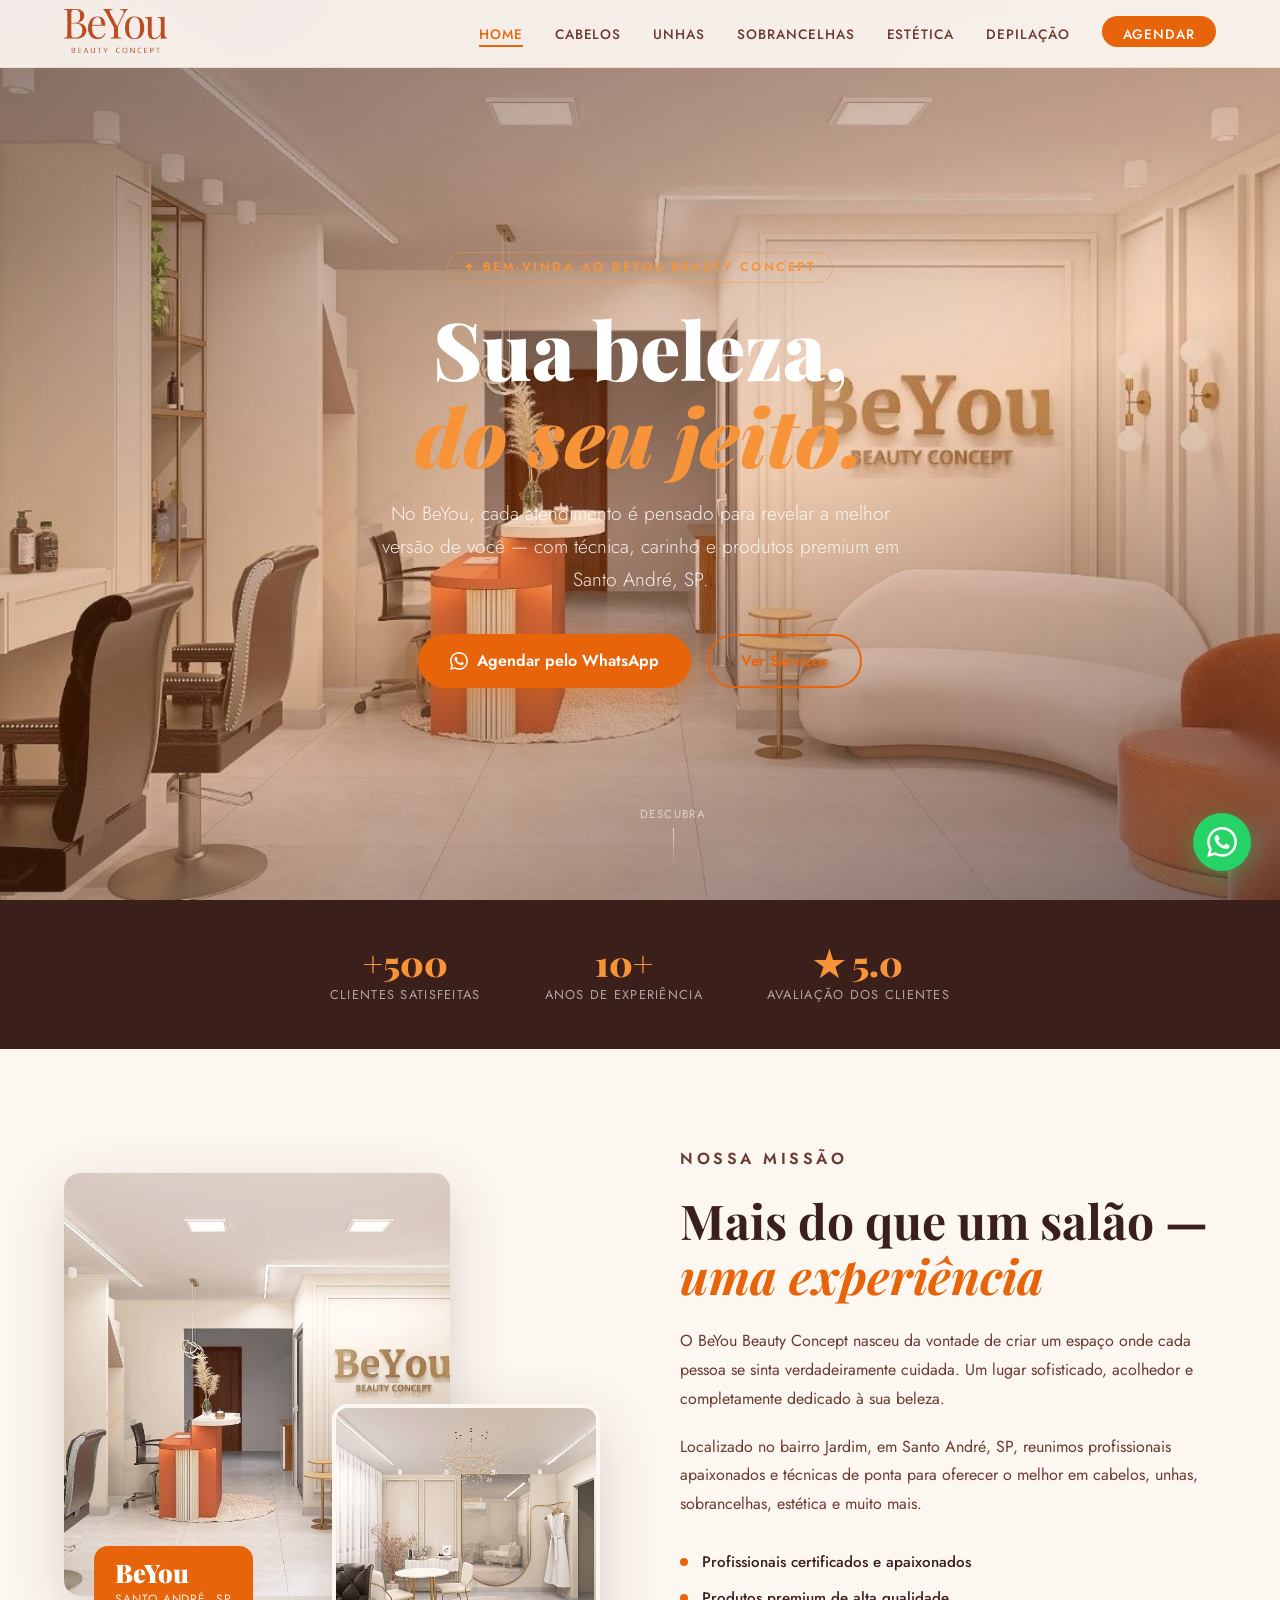
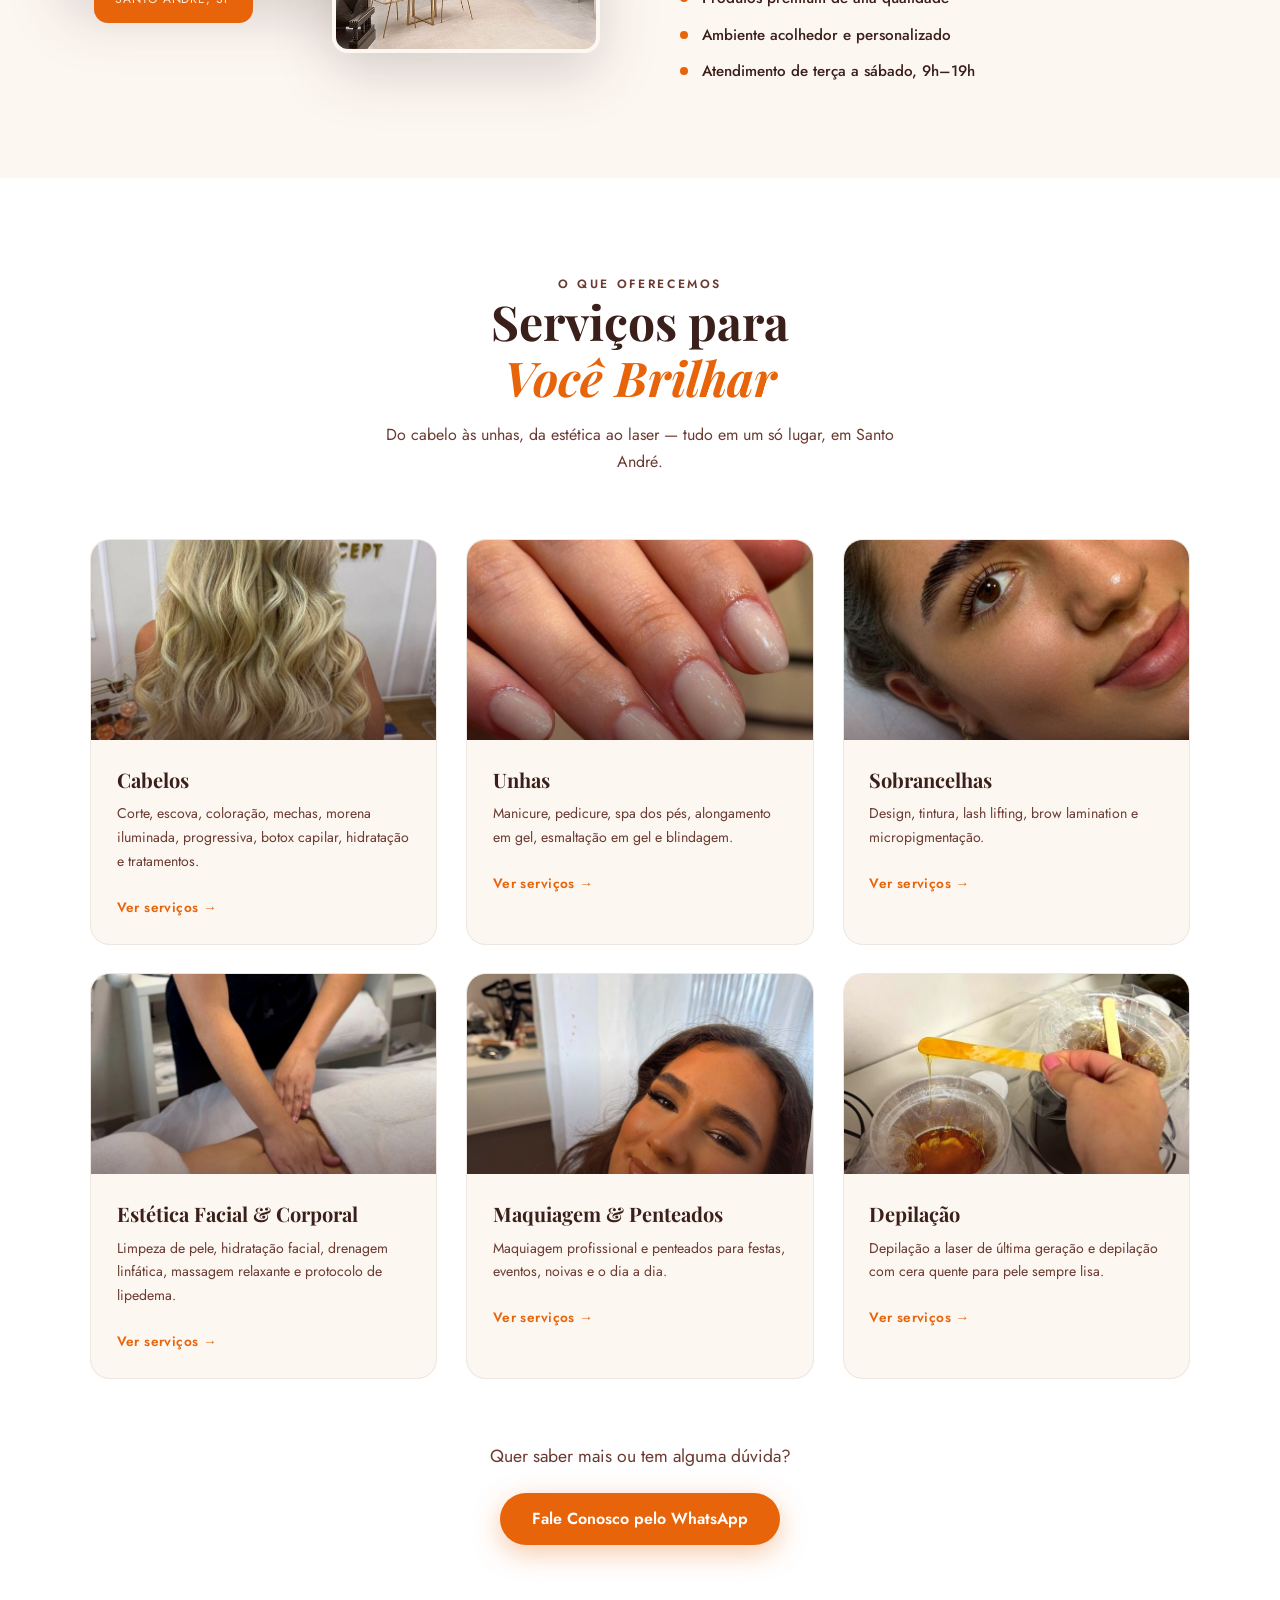
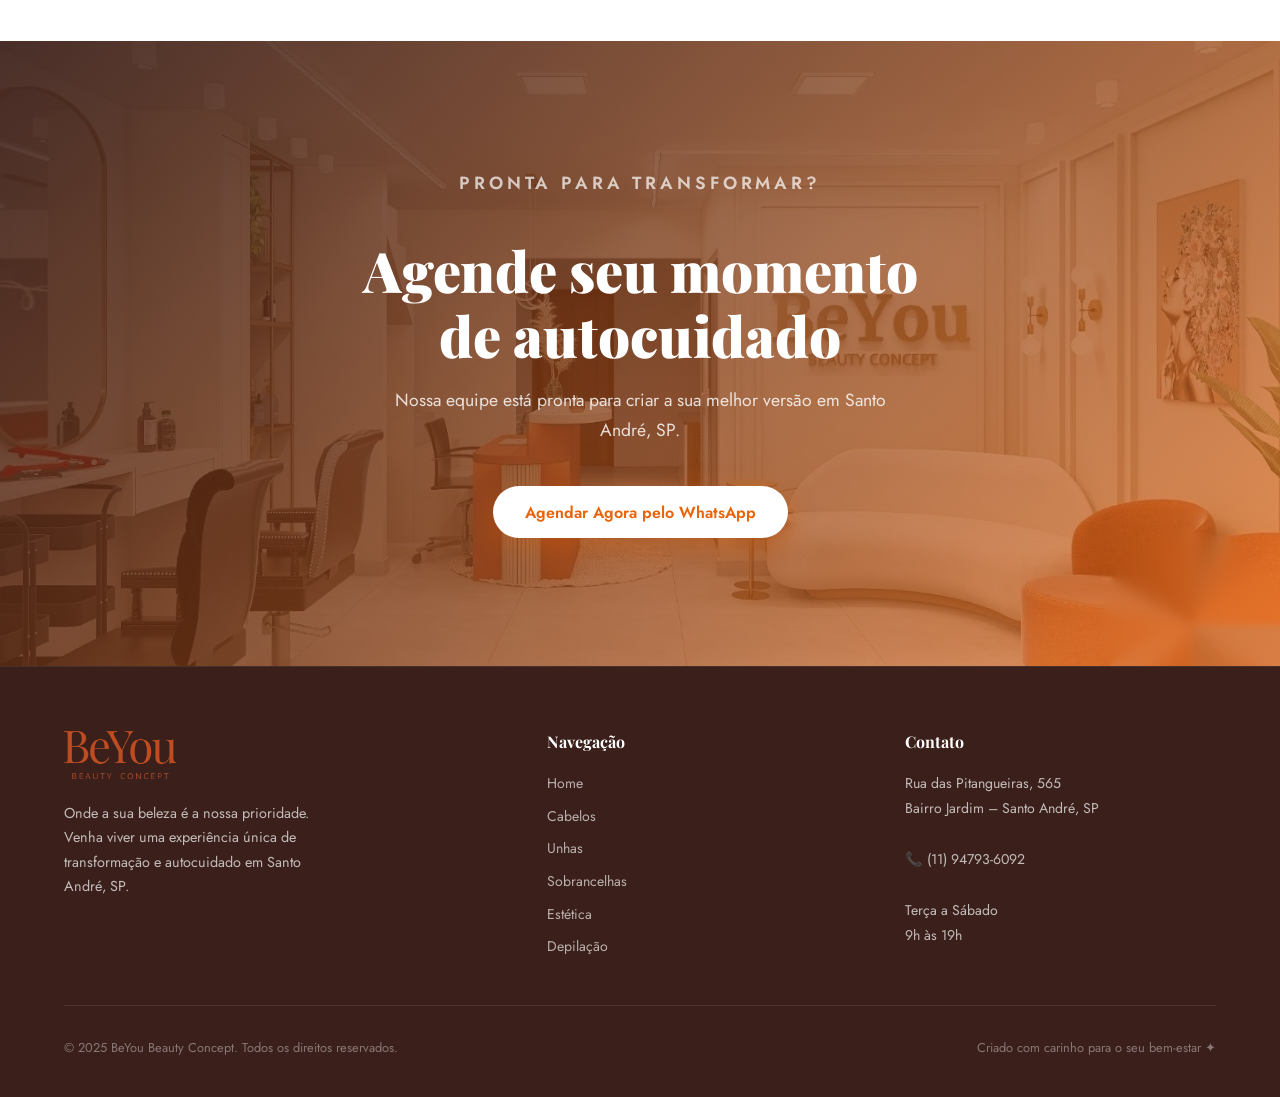
<file: index.html>
<!DOCTYPE html>
<html lang="pt-BR">
<head>
<meta charset="UTF-8">
<meta name="google-site-verification" content="HSma_KcsN5Heodhqm6OgrsphosfEMxP9reWzLbv3rnE" />
<meta name="viewport" content="width=device-width, initial-scale=1.0">
<title>BeYou Beauty Concept | Salão de Beleza em Santo André, SP</title>
<meta name="description" content="BeYou Beauty Concept: salão de beleza completo em Santo André, SP. Cabelos, unhas, sobrancelhas, estética, depilação a laser e muito mais. Agende pelo WhatsApp!">
<meta name="keywords" content="salão de beleza Santo André, salão Santo André, cabelo Santo André, unhas Santo André, sobrancelhas Santo André, estética Santo André, depilação laser Santo André">
<meta property="og:title" content="BeYou Beauty Concept | Salão de Beleza em Santo André">
<meta property="og:description" content="Experiência completa de beleza em Santo André, SP. Cabelos, unhas, sobrancelhas, estética facial e corporal, depilação a laser e muito mais.">
<meta property="og:image" content="https://www.beyoubeautyconcept.com.br/foto-salao.jpg">
<meta property="og:type" content="website">
<link rel="canonical" href="https://www.beyoubeautyconcept.com.br/">
<link rel="preconnect" href="https://fonts.googleapis.com">
<link rel="preconnect" href="https://fonts.gstatic.com" crossorigin>
<link href="https://fonts.googleapis.com/css2?family=Playfair+Display:ital,wght@0,400;0,700;0,900;1,400&family=Jost:wght@300;400;500;600&display=swap" rel="stylesheet">
<link rel="stylesheet" href="beyou.css">
<script type="application/ld+json">
{
  "@context": "https://schema.org",
  "@type": "BeautySalon",
  "name": "BeYou Beauty Concept",
  "url": "https://www.beyoubeautyconcept.com.br",
  "telephone": "+5511947936092",
  "image": "https://www.beyoubeautyconcept.com.br/foto-salao.jpg",
  "address": {"@type":"PostalAddress","streetAddress":"Rua das Pitangueiras, 565","addressLocality":"Santo André","addressRegion":"SP","addressCountry":"BR"},
  "openingHours": "Tu-Sa 09:00-19:00",
  "aggregateRating": {"@type":"AggregateRating","ratingValue":"5.0","reviewCount":"500"}
}
</script>
<style>
  /* ── HERO HOME ── */
  #hero {
    position: relative; min-height: 100svh;
    display: flex; align-items: center; justify-content: center;
    text-align: center; overflow: hidden; padding: 100px 5vw 60px;
  }
  .hero-bg {
    position: absolute; inset: 0;
    background-image: url('foto-salao.jpg');
    background-size: cover; background-position: center 30%;
    animation: kenBurns 18s ease-in-out infinite alternate;
  }
  @keyframes kenBurns {
    from { transform: scale(1.04) translate(0,0); }
    to   { transform: scale(1.10) translate(-1%,-1%); }
  }
  .hero-overlay {
    position: absolute; inset: 0;
    background: linear-gradient(160deg, rgba(58,31,26,.55) 0%, rgba(232,100,10,.2) 55%, rgba(58,31,26,.65) 100%);
  }
  .hero-content { position: relative; z-index: 2; max-width: 760px; }
  .hero-tag {
    display: inline-block; font-size: .78rem; font-weight: 600;
    letter-spacing: .2em; text-transform: uppercase; color: var(--orange-lt);
    border: 1px solid rgba(247,148,58,.5); padding: .35rem 1rem;
    border-radius: 100px; margin-bottom: 1.4rem; animation: fadeUp .8s .2s both;
  }
  #hero h1 {
    font-family: 'Playfair Display', serif;
    font-size: clamp(2.8rem, 7vw, 5rem); font-weight: 900;
    line-height: 1.08; color: #fff; margin-bottom: 1.2rem;
    animation: fadeUp .8s .4s both;
  }
  #hero h1 em { font-style: italic; color: var(--orange-lt); }
  #hero > .hero-content > p {
    font-size: clamp(1rem, 2vw, 1.2rem); font-weight: 300;
    color: rgba(255,255,255,.88); max-width: 520px;
    margin: 0 auto 2.4rem; line-height: 1.7; animation: fadeUp .8s .6s both;
  }
  .hero-btns { display: flex; gap: 1rem; justify-content: center; flex-wrap: wrap; animation: fadeUp .8s .8s both; }
  .hero-scroll {
    position: absolute; bottom: 2rem; left: 50%; transform: translateX(-50%);
    display: flex; flex-direction: column; align-items: center; gap: .4rem;
    color: rgba(255,255,255,.6); font-size: .72rem; letter-spacing: .12em;
    text-transform: uppercase; animation: fadeUp .8s 1.2s both; text-decoration: none;
  }
  .scroll-line { width: 1px; height: 40px; background: linear-gradient(to bottom, rgba(255,255,255,.6), transparent); animation: scrollPulse 2s ease-in-out infinite; }
  @keyframes scrollPulse { 0%,100%{opacity:.5;transform:scaleY(1)} 50%{opacity:1;transform:scaleY(1.2)} }

  /* ── ABOUT ── */
  #about {
    display: grid; grid-template-columns: 1fr 1fr;
    gap: 5rem; align-items: center; padding: 6rem 5vw;
  }
  .about-images { position: relative; height: 480px; }
  .about-img { position: absolute; border-radius: 16px; overflow: hidden; box-shadow: 0 20px 60px rgba(58,31,26,.18); }
  .about-img img { width: 100%; height: 100%; object-fit: cover; display: block; }
  .about-img-main { width: 72%; height: 88%; top: 0; left: 0; }
  .about-img-accent { width: 50%; height: 52%; bottom: 0; right: 0; border: 4px solid var(--cream); }
  .about-badge {
    position: absolute; bottom: 30px; left: 30px;
    background: var(--orange); color: #fff;
    padding: .9rem 1.3rem; border-radius: 14px; z-index: 2;
  }
  .about-badge strong { display: block; font-family: 'Playfair Display', serif; font-size: 1.6rem; font-weight: 900; line-height: 1; }
  .about-badge span { font-size: .75rem; letter-spacing: .08em; text-transform: uppercase; opacity: .9; }
  .about-text .section-title { margin-bottom: 1.5rem; }
  .about-text p { font-size: 1rem; line-height: 1.8; color: var(--brown-mid); margin-bottom: 1.2rem; }
  .about-features { display: flex; flex-direction: column; gap: .9rem; margin-top: 2rem; }
  .about-feature { display: flex; align-items: center; gap: .85rem; font-size: .95rem; font-weight: 500; color: var(--brown); }
  .feature-dot { width: 8px; height: 8px; background: var(--orange); border-radius: 50%; flex-shrink: 0; }

  /* ── SERVICES ── */
  #services { background: #fff; padding: 6rem 5vw; }
  .services-header { text-align: center; margin-bottom: 4rem; }
  .services-header .section-title { margin-bottom: 1rem; }
  .services-header p { color: var(--brown-mid); max-width: 520px; margin: 0 auto; line-height: 1.7; }
  .services-grid {
    display: grid; grid-template-columns: repeat(3, 1fr);
    gap: 1.8rem; max-width: 1100px; margin: 0 auto;
  }
  .service-card {
    background: var(--cream); border-radius: 20px; overflow: hidden;
    transition: transform .35s, box-shadow .35s; text-decoration: none;
    display: block;
  }
  .service-card:hover { transform: translateY(-8px); box-shadow: 0 24px 64px rgba(58,31,26,.15); }
  .service-img { position: relative; height: 200px; overflow: hidden; }
  .service-img img { width: 100%; height: 100%; object-fit: cover; transition: transform .6s ease; }
  .service-card:hover .service-img img { transform: scale(1.07); }
  .service-img-overlay { position: absolute; inset: 0; background: linear-gradient(to top, rgba(58,31,26,.5) 0%, transparent 60%); }
  .service-body { padding: 1.6rem; }
  .service-body h3 { font-family: 'Playfair Display', serif; font-size: 1.25rem; font-weight: 700; color: var(--brown); margin-bottom: .6rem; }
  .service-body p { font-size: .88rem; line-height: 1.7; color: var(--brown-mid); margin-bottom: 1.3rem; }
  .service-link { display: inline-flex; align-items: center; gap: .45rem; font-size: .85rem; font-weight: 600; color: var(--orange); letter-spacing: .03em; }
  .services-cta { text-align: center; margin-top: 4rem; }
  .services-cta p { font-size: 1.1rem; color: var(--brown-mid); margin-bottom: 1.5rem; }

  /* ── CTA HOME ── */
  #cta {
    position: relative; padding: 8rem 5vw; text-align: center;
    background-image: url('foto-salao.jpg');
    background-size: cover; background-position: center;
  }
  #cta::before { content: ''; position: absolute; inset: 0; background: linear-gradient(135deg, rgba(58,31,26,.9), rgba(232,100,10,.6)); }
  .cta-content { position: relative; z-index: 2; }
  #cta .section-tag { color: rgba(255,255,255,.7); }
  #cta h2 { font-family: 'Playfair Display', serif; font-size: clamp(2rem, 5vw, 3.5rem); font-weight: 900; color: #fff; margin-bottom: 1.2rem; line-height: 1.15; }
  #cta p { font-size: 1.1rem; color: rgba(255,255,255,.82); max-width: 520px; margin: 0 auto 2.5rem; line-height: 1.7; }

  @media (max-width: 900px) {
    #about { grid-template-columns: 1fr; gap: 3rem; }
    .about-images { height: 340px; }
    .services-grid { grid-template-columns: 1fr 1fr; }
  }
  @media (max-width: 580px) {
    .services-grid { grid-template-columns: 1fr; }
    .about-img-accent { display: none; }
    .about-images { height: 280px; }
    .about-img-main { width: 100%; height: 100%; }
  }
</style>
</head>
<body>

<nav id="navbar">
  <a href="/"><img src="beyou_logo.png" alt="BeYou Beauty Concept" style="height:44px;width:auto;" /></a>
  <ul class="nav-links">
    <li><a href="/" class="active">Home</a></li>
    <li><a href="/cabelos">Cabelos</a></li>
    <li><a href="/unhas">Unhas</a></li>
    <li><a href="/sobrancelhas">Sobrancelhas</a></li>
    <li><a href="/estetica">Estética</a></li>
    <li><a href="/depilacao">Depilação</a></li>
    <li><a href="https://wa.me/11947936092?text=Ol%C3%A1%21%20Gostaria%20de%20agendar%20no%20BeYou%20Beauty%20Concept%21" target="_blank" class="nav-cta">Agendar</a></li>
  </ul>
  <button class="hamburger" id="hamburger" aria-label="Menu"><span></span><span></span><span></span></button>
</nav>
<div class="mobile-menu" id="mobileMenu">
  <a href="/" onclick="closeMobile()">Home</a>
  <a href="/cabelos" onclick="closeMobile()">Cabelos</a>
  <a href="/unhas" onclick="closeMobile()">Unhas</a>
  <a href="/sobrancelhas" onclick="closeMobile()">Sobrancelhas</a>
  <a href="/estetica" onclick="closeMobile()">Estética</a>
  <a href="/depilacao" onclick="closeMobile()">Depilação</a>
  <a href="https://wa.me/11947936092?text=Ol%C3%A1%21%20Gostaria%20de%20agendar%20no%20BeYou%20Beauty%20Concept%21" target="_blank">📲 Agendar pelo WhatsApp</a>
</div>

<!-- HERO -->
<section id="hero">
  <div class="hero-bg"></div>
  <div class="hero-overlay"></div>
  <div class="hero-content">
    <span class="hero-tag">✦ Bem-vinda ao BeYou Beauty Concept</span>
    <h1>Sua beleza,<br><em>do seu jeito.</em></h1>
    <p>No BeYou, cada atendimento é pensado para revelar a melhor versão de você — com técnica, carinho e produtos premium em Santo André, SP.</p>
    <div class="hero-btns">
      <a href="https://wa.me/11947936092?text=Ol%C3%A1%21%20Gostaria%20de%20agendar%20no%20BeYou%20Beauty%20Concept%21" target="_blank" class="btn-primary">
        <svg width="18" height="18" viewBox="0 0 24 24" fill="currentColor"><path d="M17.472 14.382c-.297-.149-1.758-.867-2.03-.967-.273-.099-.471-.148-.67.15-.197.297-.767.966-.94 1.164-.173.199-.347.223-.644.075-.297-.15-1.255-.463-2.39-1.475-.883-.788-1.48-1.761-1.653-2.059-.173-.297-.018-.458.13-.606.134-.133.298-.347.446-.52.149-.174.198-.298.298-.497.099-.198.05-.371-.025-.52-.075-.149-.669-1.612-.916-2.207-.242-.579-.487-.5-.669-.51-.173-.008-.371-.01-.57-.01-.198 0-.52.074-.792.372-.272.297-1.04 1.016-1.04 2.479 0 1.462 1.065 2.875 1.213 3.074.149.198 2.096 3.2 5.077 4.487.709.306 1.262.489 1.694.625.712.227 1.36.195 1.871.118.571-.085 1.758-.719 2.006-1.413.248-.694.248-1.289.173-1.413-.074-.124-.272-.198-.57-.347m-5.421 7.403h-.004a9.87 9.87 0 01-5.031-1.378l-.361-.214-3.741.982.998-3.648-.235-.374a9.86 9.86 0 01-1.51-5.26c.001-5.45 4.436-9.884 9.888-9.884 2.64 0 5.122 1.03 6.988 2.898a9.825 9.825 0 012.893 6.994c-.003 5.45-4.437 9.884-9.885 9.884m8.413-18.297A11.815 11.815 0 0012.05 0C5.495 0 .16 5.335.157 11.892c0 2.096.547 4.142 1.588 5.945L.057 24l6.305-1.654a11.882 11.882 0 005.683 1.448h.005c6.554 0 11.89-5.335 11.893-11.893a11.821 11.821 0 00-3.48-8.413z"/></svg>
        Agendar pelo WhatsApp
      </a>
      <a href="#services" class="btn-secondary">Ver Serviços</a>
    </div>
  </div>
  <a href="#about" class="hero-scroll"><span>Descubra</span><div class="scroll-line"></div></a>
</section>

<!-- STATS -->
<div class="stats-band">
  <div class="stat"><div class="stat-number">+500</div><div class="stat-label">Clientes Satisfeitas</div></div>
  <div class="stat"><div class="stat-number">10+</div><div class="stat-label">Anos de Experiência</div></div>
  <div class="stat"><div class="stat-number">★ 5.0</div><div class="stat-label">Avaliação dos Clientes</div></div>
</div>

<main>
<!-- SOBRE -->
<section id="about">
  <div class="about-images reveal">
    <div class="about-img about-img-main">
      <img src="foto-salao.jpg" alt="Interior do BeYou Beauty Concept – Salão de beleza em Santo André" />
    </div>
    <div class="about-img about-img-accent">
      <img src="foto-salao-2.jpg" alt="Sala de atendimento BeYou Beauty Concept" />
    </div>
    <div class="about-badge">
      <strong>BeYou</strong>
      <span>Santo André, SP</span>
    </div>
  </div>
  <div class="about-text">
    <p class="section-tag reveal">Nossa Missão</p>
    <h2 class="section-title reveal">Mais do que um salão —<br><em>uma experiência</em></h2>
    <p class="reveal">O BeYou Beauty Concept nasceu da vontade de criar um espaço onde cada pessoa se sinta verdadeiramente cuidada. Um lugar sofisticado, acolhedor e completamente dedicado à sua beleza.</p>
    <p class="reveal">Localizado no bairro Jardim, em Santo André, SP, reunimos profissionais apaixonados e técnicas de ponta para oferecer o melhor em cabelos, unhas, sobrancelhas, estética e muito mais.</p>
    <div class="about-features">
      <div class="about-feature reveal"><div class="feature-dot"></div>Profissionais certificados e apaixonados</div>
      <div class="about-feature reveal"><div class="feature-dot"></div>Produtos premium de alta qualidade</div>
      <div class="about-feature reveal"><div class="feature-dot"></div>Ambiente acolhedor e personalizado</div>
      <div class="about-feature reveal"><div class="feature-dot"></div>Atendimento de terça a sábado, 9h–19h</div>
    </div>
  </div>
</section>

<!-- SERVIÇOS -->
<section id="services">
  <div class="services-header">
    <p class="section-tag reveal">O Que Oferecemos</p>
    <h2 class="section-title reveal">Serviços para<br><em>Você Brilhar</em></h2>
    <p class="reveal">Do cabelo às unhas, da estética ao laser — tudo em um só lugar, em Santo André.</p>
  </div>
  <div class="services-grid">
    <a href="/cabelos" class="service-card">
      <div class="service-img">
        <img src="home-card-cabelos.jpg" alt="Serviços de Cabelo – BeYou Santo André" loading="lazy" />
        <div class="service-img-overlay"></div>
      </div>
      <div class="service-body">
        <h3>Cabelos</h3>
        <p>Corte, escova, coloração, mechas, morena iluminada, progressiva, botox capilar, hidratação e tratamentos.</p>
        <span class="service-link">Ver serviços →</span>
      </div>
    </a>
    <a href="/unhas" class="service-card">
      <div class="service-img">
        <img src="home-card-unhas.jpg" alt="Manicure e Pedicure – BeYou Santo André" loading="lazy" />
        <div class="service-img-overlay"></div>
      </div>
      <div class="service-body">
        <h3>Unhas</h3>
        <p>Manicure, pedicure, spa dos pés, alongamento em gel, esmaltação em gel e blindagem.</p>
        <span class="service-link">Ver serviços →</span>
      </div>
    </a>
    <a href="/sobrancelhas" class="service-card">
      <div class="service-img">
        <img src="home-card-sobrancelhas.jpg" alt="Sobrancelhas – BeYou Santo André" loading="lazy" />
        <div class="service-img-overlay"></div>
      </div>
      <div class="service-body">
        <h3>Sobrancelhas</h3>
        <p>Design, tintura, lash lifting, brow lamination e micropigmentação.</p>
        <span class="service-link">Ver serviços →</span>
      </div>
    </a>
    <a href="/estetica" class="service-card">
      <div class="service-img">
        <img src="home-card-estetica.jpg" alt="Estética Facial e Corporal – BeYou Santo André" loading="lazy" />
        <div class="service-img-overlay"></div>
      </div>
      <div class="service-body">
        <h3>Estética Facial & Corporal</h3>
        <p>Limpeza de pele, hidratação facial, drenagem linfática, massagem relaxante e protocolo de lipedema.</p>
        <span class="service-link">Ver serviços →</span>
      </div>
    </a>
    <a href="/maquiagem" class="service-card">
      <div class="service-img">
        <img src="home-card-maquiagem.jpg" alt="Maquiagem e Penteados – BeYou Santo André" loading="lazy" />
        <div class="service-img-overlay"></div>
      </div>
      <div class="service-body">
        <h3>Maquiagem & Penteados</h3>
        <p>Maquiagem profissional e penteados para festas, eventos, noivas e o dia a dia.</p>
        <span class="service-link">Ver serviços →</span>
      </div>
    </a>
    <a href="/depilacao" class="service-card">
      <div class="service-img">
        <img src="home-card-depilacao.jpg" alt="Depilação a Laser e Cera – BeYou Santo André" loading="lazy" />
        <div class="service-img-overlay"></div>
      </div>
      <div class="service-body">
        <h3>Depilação</h3>
        <p>Depilação a laser de última geração e depilação com cera quente para pele sempre lisa.</p>
        <span class="service-link">Ver serviços →</span>
      </div>
    </a>
  </div>
  <div class="services-cta reveal">
    <p>Quer saber mais ou tem alguma dúvida?</p>
    <a href="https://wa.me/11947936092?text=Ol%C3%A1%21%20Gostaria%20de%20agendar%20no%20BeYou%20Beauty%20Concept%21" target="_blank" class="btn-primary">Fale Conosco pelo WhatsApp</a>
  </div>
</section>

<!-- CTA -->
<section id="cta">
  <div class="cta-content">
    <p class="section-tag">Pronta para Transformar?</p>
    <h2>Agende seu momento<br>de autocuidado</h2>
    <p>Nossa equipe está pronta para criar a sua melhor versão em Santo André, SP.</p>
    <a href="https://wa.me/11947936092?text=Ol%C3%A1%21%20Gostaria%20de%20agendar%20no%20BeYou%20Beauty%20Concept%21" target="_blank" class="btn-primary" style="background:#fff;color:var(--orange);">Agendar Agora pelo WhatsApp</a>
  </div>
</section>
</main>

<footer>
  <div class="footer-grid">
    <div class="footer-brand">
      <img src="beyou_logo.png" alt="BeYou Beauty Concept" class="footer-logo" />
      <p>Onde a sua beleza é a nossa prioridade. Venha viver uma experiência única de transformação e autocuidado em Santo André, SP.</p>
    </div>
    <div class="footer-col">
      <h4>Navegação</h4>
      <ul>
        <li><a href="/">Home</a></li>
        <li><a href="/cabelos">Cabelos</a></li>
        <li><a href="/unhas">Unhas</a></li>
        <li><a href="/sobrancelhas">Sobrancelhas</a></li>
        <li><a href="/estetica">Estética</a></li>
        <li><a href="/depilacao">Depilação</a></li>
      </ul>
    </div>
    <div class="footer-col">
      <h4>Contato</h4>
      <p>Rua das Pitangueiras, 565<br>Bairro Jardim – Santo André, SP<br><br>📞 (11) 94793-6092<br><br>Terça a Sábado<br>9h às 19h</p>
    </div>
  </div>
  <div class="footer-bottom">
    <span>© 2025 BeYou Beauty Concept. Todos os direitos reservados.</span>
    <span>Criado com carinho para o seu bem-estar ✦</span>
  </div>
</footer>

<a href="https://wa.me/11947936092?text=Ol%C3%A1%21%20Gostaria%20de%20agendar%20no%20BeYou%20Beauty%20Concept%21" target="_blank" class="wa-float" aria-label="WhatsApp">
  <svg viewBox="0 0 24 24"><path d="M17.472 14.382c-.297-.149-1.758-.867-2.03-.967-.273-.099-.471-.148-.67.15-.197.297-.767.966-.94 1.164-.173.199-.347.223-.644.075-.297-.15-1.255-.463-2.39-1.475-.883-.788-1.48-1.761-1.653-2.059-.173-.297-.018-.458.13-.606.134-.133.298-.347.446-.52.149-.174.198-.298.298-.497.099-.198.05-.371-.025-.52-.075-.149-.669-1.612-.916-2.207-.242-.579-.487-.5-.669-.51-.173-.008-.371-.01-.57-.01-.198 0-.52.074-.792.372-.272.297-1.04 1.016-1.04 2.479 0 1.462 1.065 2.875 1.213 3.074.149.198 2.096 3.2 5.077 4.487.709.306 1.262.489 1.694.625.712.227 1.36.195 1.871.118.571-.085 1.758-.719 2.006-1.413.248-.694.248-1.289.173-1.413-.074-.124-.272-.198-.57-.347m-5.421 7.403h-.004a9.87 9.87 0 01-5.031-1.378l-.361-.214-3.741.982.998-3.648-.235-.374a9.86 9.86 0 01-1.51-5.26c.001-5.45 4.436-9.884 9.888-9.884 2.64 0 5.122 1.03 6.988 2.898a9.825 9.825 0 012.893 6.994c-.003 5.45-4.437 9.884-9.885 9.884m8.413-18.297A11.815 11.815 0 0012.05 0C5.495 0 .16 5.335.157 11.892c0 2.096.547 4.142 1.588 5.945L.057 24l6.305-1.654a11.882 11.882 0 005.683 1.448h.005c6.554 0 11.89-5.335 11.893-11.893a11.821 11.821 0 00-3.48-8.413z" fill="#fff"/></svg>
</a>

<script>
  const navbar = document.getElementById("navbar");
  window.addEventListener("scroll", () => navbar.classList.toggle("scrolled", window.scrollY > 40));
  const hamburger = document.getElementById("hamburger");
  const mobileMenu = document.getElementById("mobileMenu");
  hamburger.addEventListener("click", () => mobileMenu.classList.toggle("open"));
  function closeMobile() { mobileMenu.classList.remove("open"); }
  const observer = new IntersectionObserver((entries) => {
    entries.forEach(entry => { if (entry.isIntersecting) { entry.target.classList.add("visible"); observer.unobserve(entry.target); } });
  }, { threshold: 0.12 });
  document.querySelectorAll(".reveal, .stat, .service-card").forEach(el => observer.observe(el));
</script>
</body>
</html>
</file>
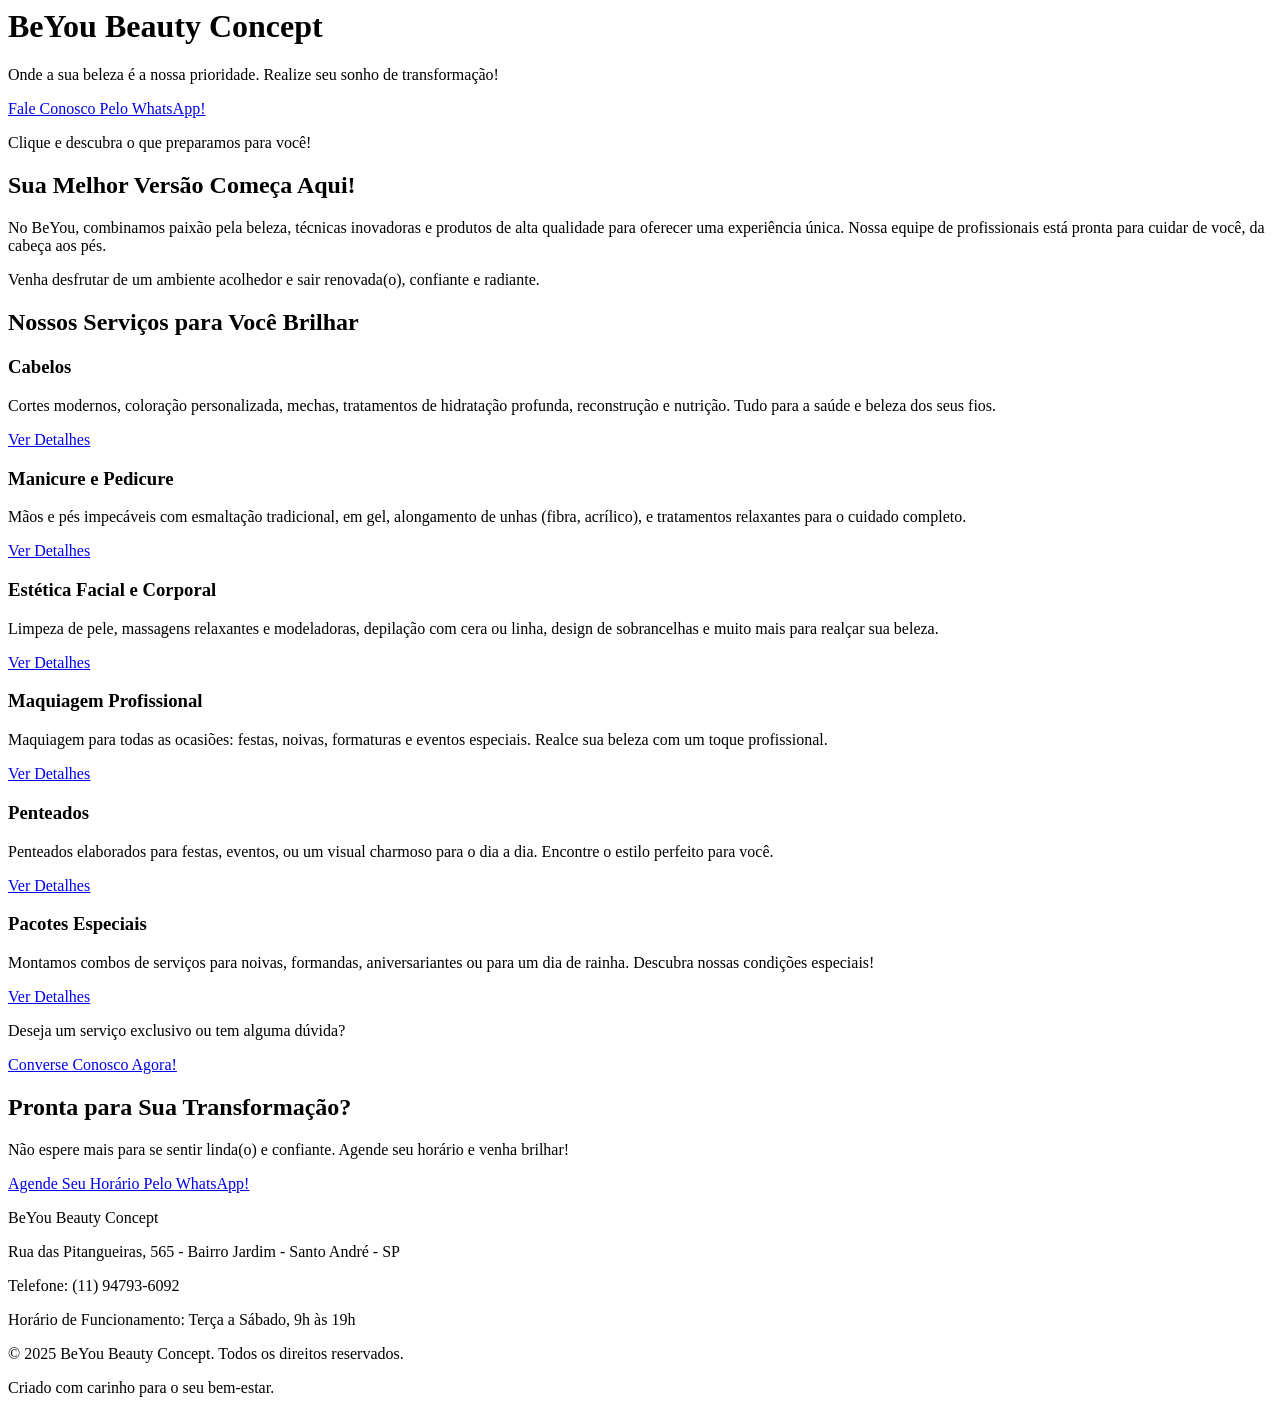
<file: beyou.html>
<body><header class="relative bg-gradient-to-r from-orange-400 to-orange-600 text-white py-16 md:py-24 overflow-hidden"><!-- Imagem de fundo sutil para dar contexto ao salão --><div class="absolute inset-0 z-0 opacity-20 bg-[url('https://source.unsplash.com/random/1600x900?beauty-salon-interior,hairdresser,makeup')] bg-cover bg-center"></div><div class="container mx-auto px-4 text-center relative z-10"><h1 class="text-4xl md:text-6xl font-extrabold leading-tight mb-4 drop-shadow-lg text-stone-900">BeYou Beauty Concept</h1><p class="text-xl md:text-2xl mb-8 max-w-2xl mx-auto drop-shadow-md text-white">
                Onde a sua beleza é a nossa prioridade. Realize seu sonho de transformação!
            </p><a href="https://wa.me/11947936092?text=Olá! Gostaria de saber mais sobre os serviços do BeYou e agendar meu momento." target="_blank" class="inline-block bg-stone-900 text-white font-bold py-3 px-8 rounded-full text-lg md:text-xl hover:bg-stone-700 transition duration-300 ease-in-out transform hover:scale-105 shadow-lg">
                Fale Conosco Pelo WhatsApp!
            </a><p class="mt-4 text-sm text-white opacity-80">Clique e descubra o que preparamos para você!</p></div></header><main><!-- Seção "Sobre Nós" --><section id="about" class="py-16 bg-stone-100"><div class="container mx-auto px-4 text-center"><h2 class="text-3xl md:text-4xl font-bold text-stone-900 mb-6">Sua Melhor Versão Começa Aqui!</h2><p class="text-lg leading-relaxed max-w-3xl mx-auto">No BeYou, combinamos paixão pela beleza, técnicas inovadoras e produtos de alta qualidade para oferecer uma experiência única. Nossa equipe de profissionais está pronta para cuidar de você, da cabeça aos pés.
                </p><p class="mt-4 text-lg leading-relaxed max-w-3xl mx-auto">
                    Venha desfrutar de um ambiente acolhedor e sair renovada(o), confiante e radiante.
                </p></div></section><!-- Seção de Serviços --><section id="services" class="py-16 md:py-24 bg-white"><div class="container mx-auto px-4"><h2 class="text-3xl md:text-4xl font-bold text-stone-900 text-center mb-12">Nossos Serviços para Você Brilhar</h2><div class="grid grid-cols-1 md:grid-cols-2 lg:grid-cols-3 gap-8"><!-- Cartão de Serviço: Cabelos --><div class="bg-stone-50 p-8 rounded-lg shadow-md hover:shadow-xl transition-shadow duration-300 border border-stone-200"><h3 class="text-2xl font-semibold text-orange-600 mb-4">Cabelos</h3><p class="text-base text-stone-700 leading-relaxed mb-6">
                            Cortes modernos, coloração personalizada, mechas, tratamentos de hidratação profunda, reconstrução e nutrição. Tudo para a saúde e beleza dos seus fios.
                        </p><a href="https://wa.me/11947936092?text=Olá! Gostaria de saber mais sobre os serviços de Cabelos do BeYou." target="_blank" class="block w-full text-center bg-orange-500 text-white font-bold py-3 px-6 rounded-full hover:bg-orange-600 transition duration-300 ease-in-out">
                            Ver Detalhes
                        </a></div><!-- Cartão de Serviço: Manicure e Pedicure --><div class="bg-stone-50 p-8 rounded-lg shadow-md hover:shadow-xl transition-shadow duration-300 border border-stone-200"><h3 class="text-2xl font-semibold text-orange-600 mb-4">Manicure e Pedicure</h3><p class="text-base text-stone-700 leading-relaxed mb-6">
                            Mãos e pés impecáveis com esmaltação tradicional, em gel, alongamento de unhas (fibra, acrílico), e tratamentos relaxantes para o cuidado completo.
                        </p><a href="https://wa.me/11947936092?text=Olá! Gostaria de saber mais sobre os serviços de Manicure e Pedicure do BeYou." target="_blank" class="block w-full text-center bg-orange-500 text-white font-bold py-3 px-6 rounded-full hover:bg-orange-600 transition duration-300 ease-in-out">
                            Ver Detalhes
                        </a></div><!-- Cartão de Serviço: Estética Facial e Corporal --><div class="bg-stone-50 p-8 rounded-lg shadow-md hover:shadow-xl transition-shadow duration-300 border border-stone-200"><h3 class="text-2xl font-semibold text-orange-600 mb-4">Estética Facial e Corporal</h3><p class="text-base text-stone-700 leading-relaxed mb-6">
                            Limpeza de pele, massagens relaxantes e modeladoras, depilação com cera ou linha, design de sobrancelhas e muito mais para realçar sua beleza.
                        </p><a href="https://wa.me/11947936092?text=Olá! Gostaria de saber mais sobre os serviços de Estética Facial e Corporal do BeYou." target="_blank" class="block w-full text-center bg-orange-500 text-white font-bold py-3 px-6 rounded-full hover:bg-orange-600 transition duration-300 ease-in-out">
                            Ver Detalhes
                        </a></div><!-- Cartão de Serviço: Maquiagem Profissional --><div class="bg-stone-50 p-8 rounded-lg shadow-md hover:shadow-xl transition-shadow duration-300 border border-stone-200"><h3 class="text-2xl font-semibold text-orange-600 mb-4">Maquiagem Profissional</h3><p class="text-base text-stone-700 leading-relaxed mb-6">
                            Maquiagem para todas as ocasiões: festas, noivas, formaturas e eventos especiais. Realce sua beleza com um toque profissional.
                        </p><a href="https://wa.me/11947936092?text=Olá! Gostaria de saber mais sobre os serviços de Maquiagem Profissional do BeYou." target="_blank" class="block w-full text-center bg-orange-500 text-white font-bold py-3 px-6 rounded-full hover:bg-orange-600 transition duration-300 ease-in-out">
                            Ver Detalhes
                        </a></div><!-- Cartão de Serviço: Penteados --><div class="bg-stone-50 p-8 rounded-lg shadow-md hover:shadow-xl transition-shadow duration-300 border border-stone-200"><h3 class="text-2xl font-semibold text-orange-600 mb-4">Penteados</h3><p class="text-base text-stone-700 leading-relaxed mb-6">
                            Penteados elaborados para festas, eventos, ou um visual charmoso para o dia a dia. Encontre o estilo perfeito para você.
                        </p><a href="https://wa.me/11947936092?text=Olá! Gostaria de saber mais sobre os serviços de Penteados do BeYou." target="_blank" class="block w-full text-center bg-orange-500 text-white font-bold py-3 px-6 rounded-full hover:bg-orange-600 transition duration-300 ease-in-out">
                            Ver Detalhes
                        </a></div><!-- Cartão de Serviço: Pacotes Especiais --><div class="bg-stone-50 p-8 rounded-lg shadow-md hover:shadow-xl transition-shadow duration-300 border border-stone-200"><h3 class="text-2xl font-semibold text-orange-600 mb-4">Pacotes Especiais</h3><p class="text-base text-stone-700 leading-relaxed mb-6">
                            Montamos combos de serviços para noivas, formandas, aniversariantes ou para um dia de rainha. Descubra nossas condições especiais!
                        </p><a href="https://wa.me/11947936092?text=Olá! Gostaria de saber mais sobre os Pacotes Especiais do BeYou." target="_blank" class="block w-full text-center bg-orange-500 text-white font-bold py-3 px-6 rounded-full hover:bg-orange-600 transition duration-300 ease-in-out">
                            Ver Detalhes
                        </a></div></div><div class="text-center mt-12"><p class="text-xl md:text-2xl text-stone-900 mb-6 font-semibold">Deseja um serviço exclusivo ou tem alguma dúvida?</p><a href="https://wa.me/11947936092?text=Olá! Gostaria de conversar sobre um serviço específico ou agendar um atendimento no BeYou." target="_blank" class="inline-block bg-stone-900 text-white font-bold py-4 px-10 rounded-full text-lg md:text-xl hover:bg-stone-700 transition duration-300 ease-in-out transform hover:scale-105 shadow-lg">
                        Converse Conosco Agora!
                    </a></div></div></section><!-- Seção Final de Chamada para Ação --><section class="bg-gradient-to-r from-stone-900 to-stone-800 text-white py-16 text-center"><div class="container mx-auto px-4"><h2 class="text-3xl md:text-4xl font-bold mb-6 text-orange-400">Pronta para Sua Transformação?</h2><p class="text-xl md:text-2xl mb-8 max-w-2xl mx-auto">
                    Não espere mais para se sentir linda(o) e confiante. Agende seu horário e venha brilhar!
                </p><a href="https://wa.me/11947936092?text=Olá! Quero agendar um horário no BeYou!" target="_blank" class="inline-block bg-orange-500 text-white font-bold py-4 px-10 rounded-full text-xl md:text-2xl hover:bg-orange-600 transition duration-300 ease-in-out transform hover:scale-105 shadow-lg">
                    Agende Seu Horário Pelo WhatsApp!
                </a></div></section></main><!-- Rodapé --><footer class="bg-stone-900 text-stone-200 py-12"><div class="container mx-auto px-4 text-center"><p class="text-lg mb-4">BeYou Beauty Concept</p><p class="text-md mb-2">Rua das Pitangueiras, 565 - Bairro Jardim - Santo André - SP</p><p class="text-md mb-2">Telefone: (11) 94793-6092</p><p class="text-md">Horário de Funcionamento: Terça a Sábado, 9h às 19h</p><div class="mt-8"><p class="text-sm">© 2025 BeYou Beauty Concept. Todos os direitos reservados.</p><p class="text-xs mt-1">Criado com carinho para o seu bem-estar.</p></div></div></footer></body>
</file>
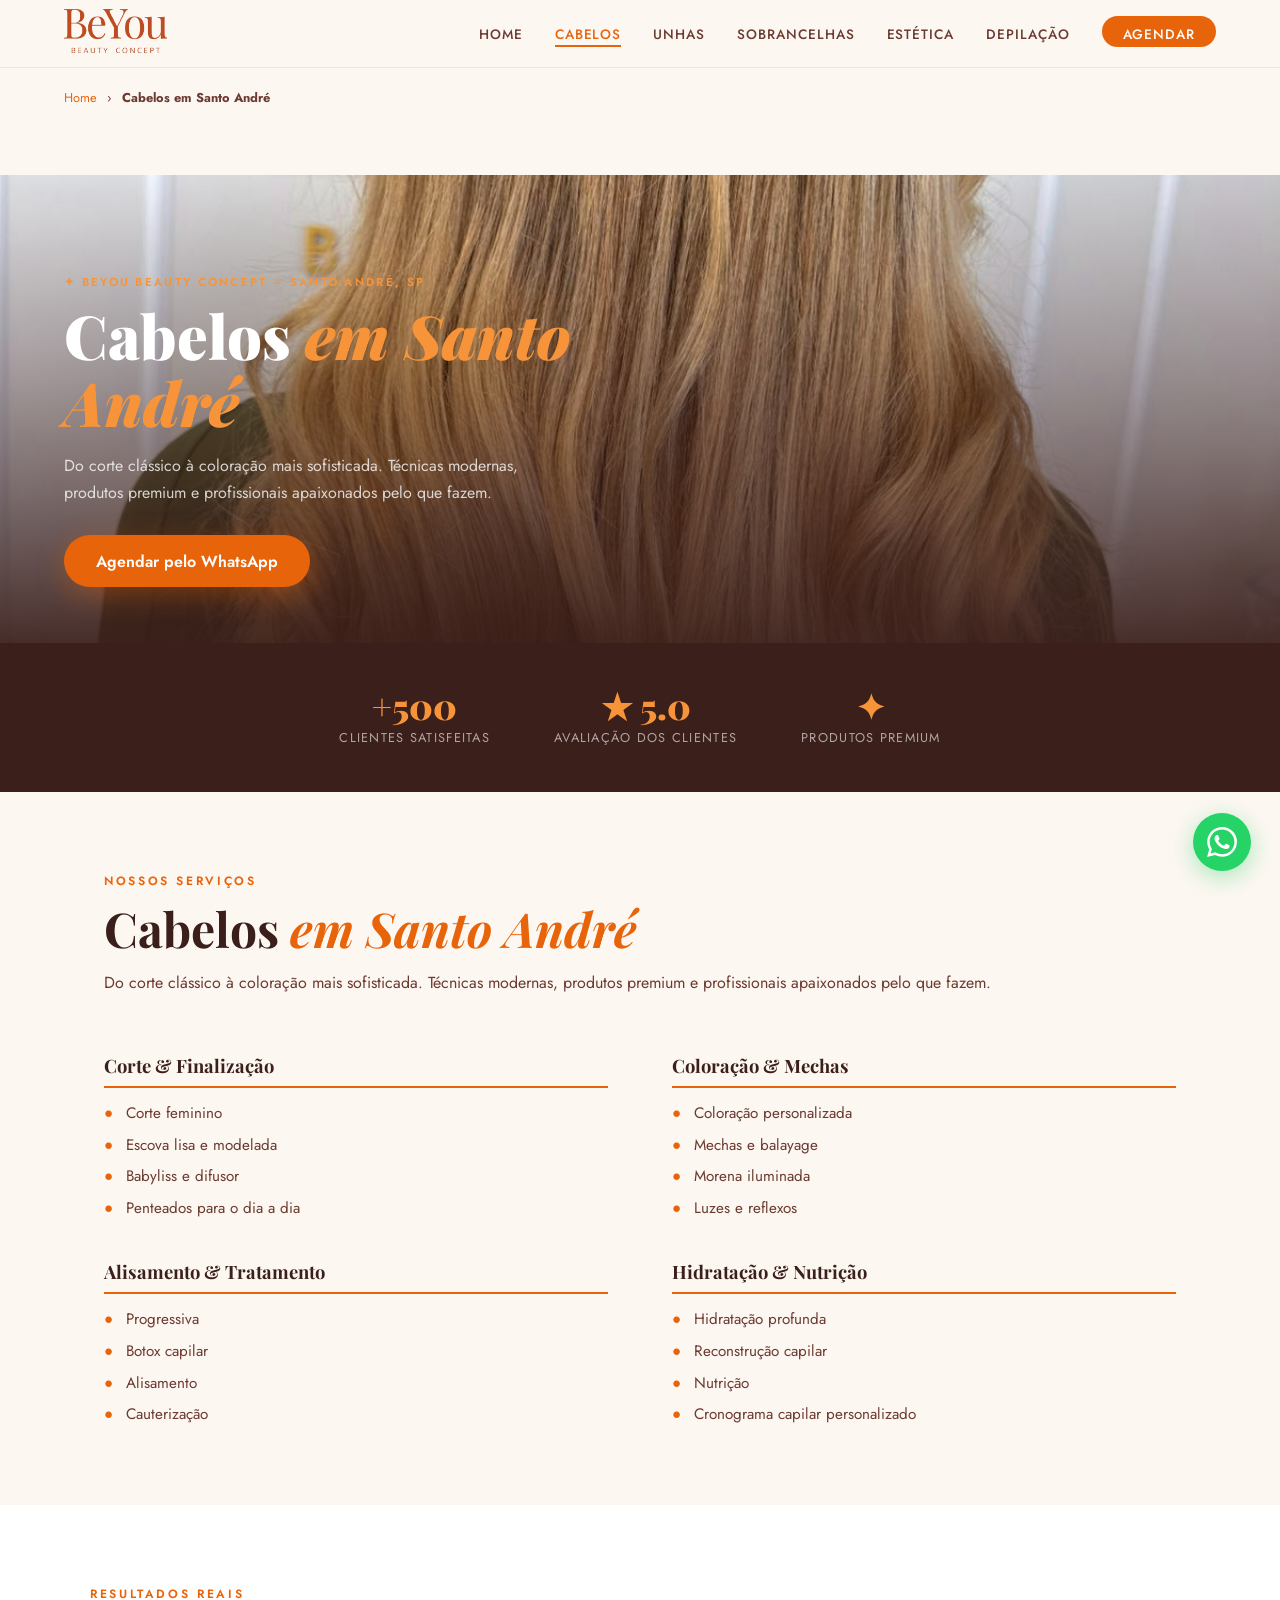
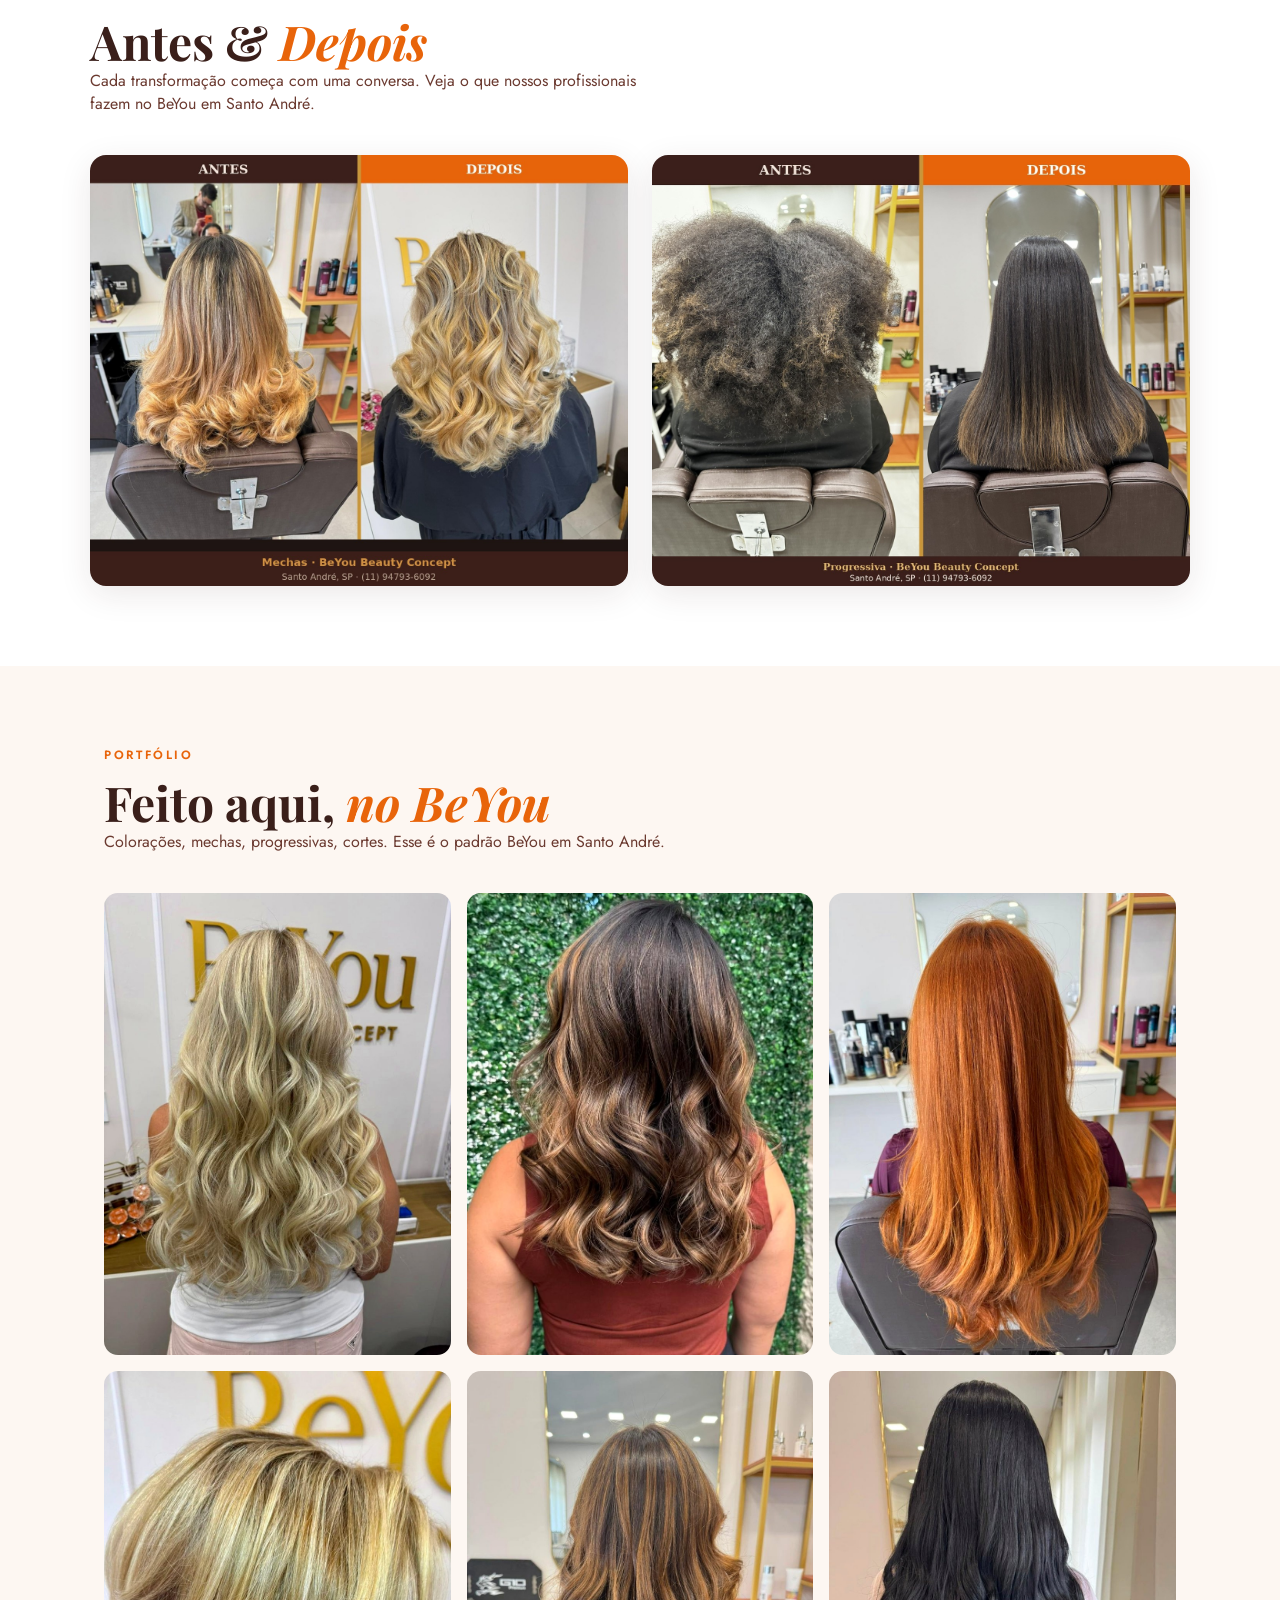
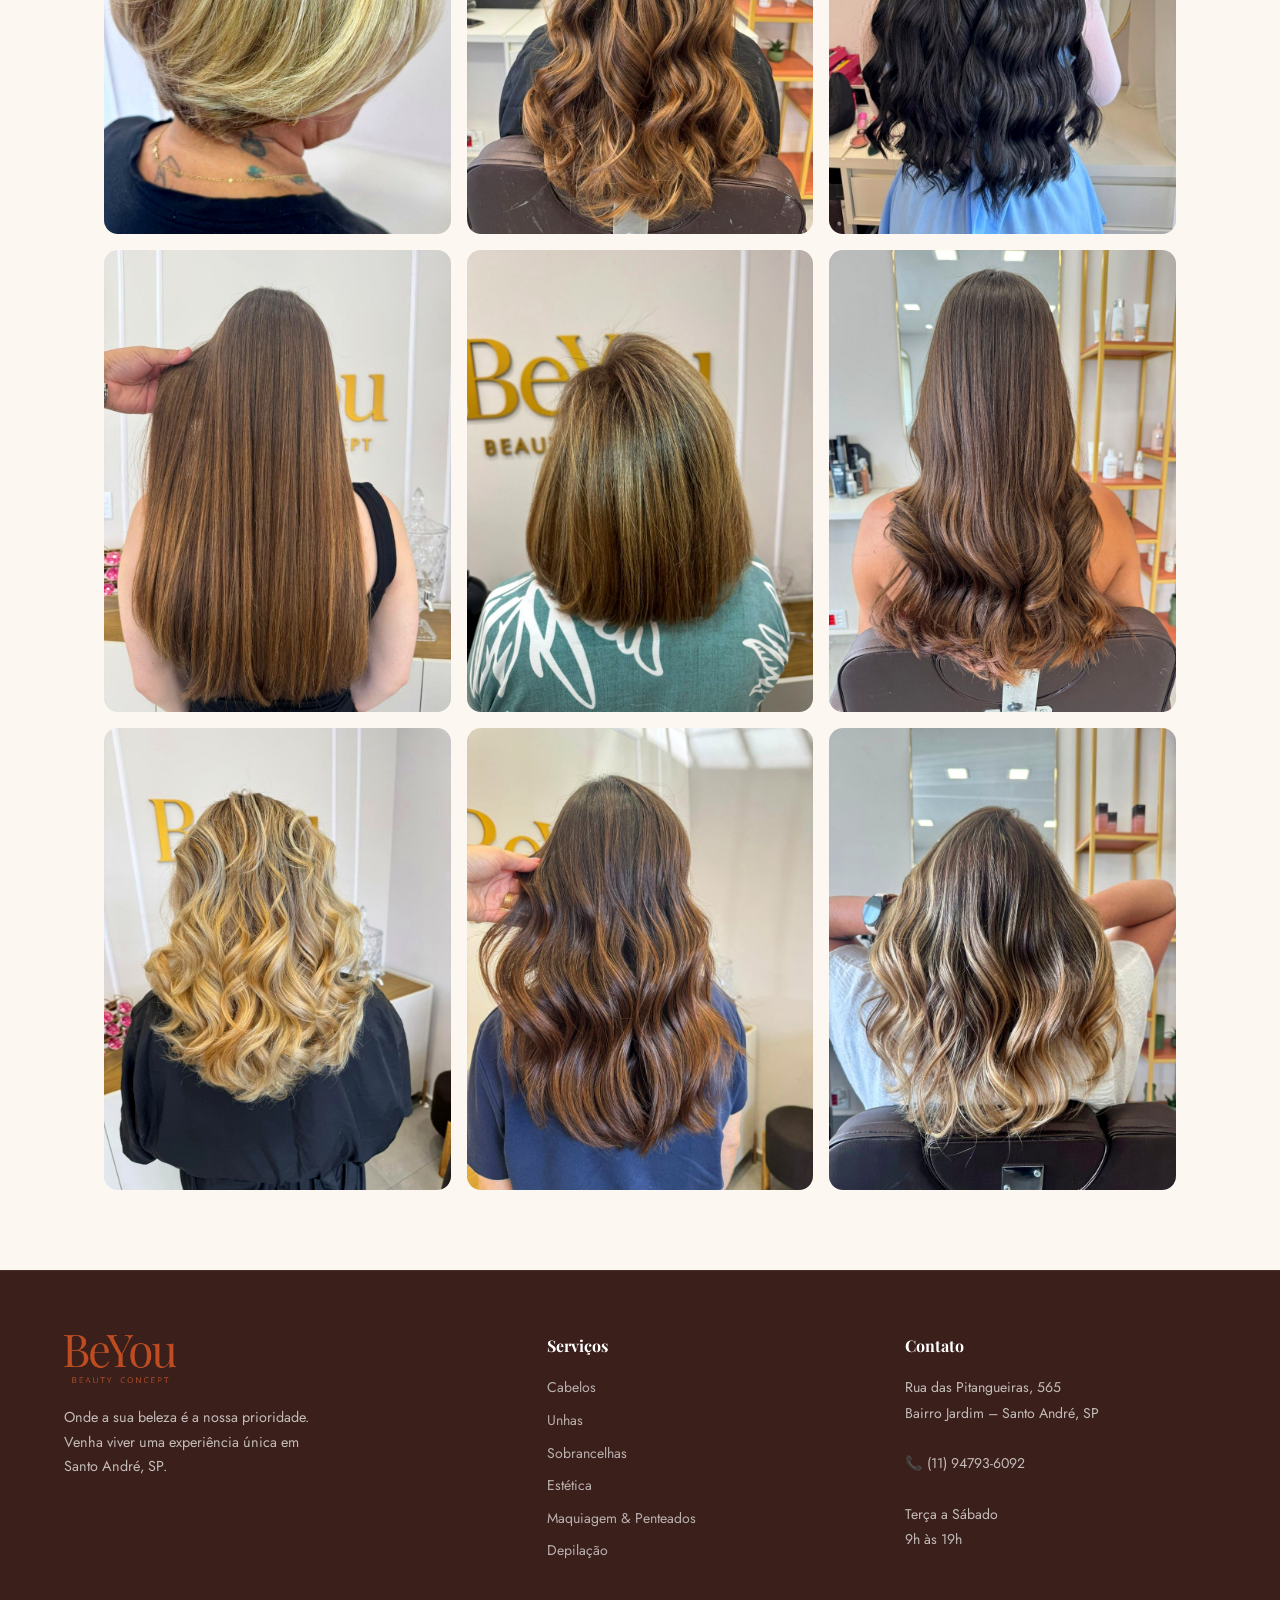
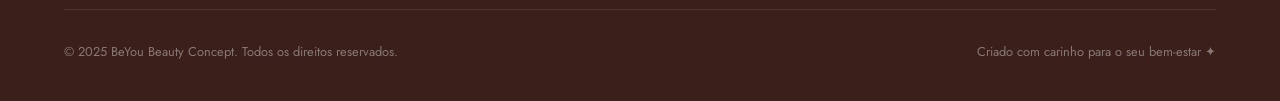
<file: cabelos.html>
<!DOCTYPE html>
<html lang="pt-BR">
<head>
<meta charset="UTF-8">
<meta name="viewport" content="width=device-width, initial-scale=1.0">
<title>Cabelos em Santo André | Corte, Coloração, Mechas, Progressiva – BeYou</title>
<meta name="description" content="Serviços completos de cabelo em Santo André, SP: corte, coloração, mechas, morena iluminada, progressiva, botox capilar e tratamentos. Agende no BeYou!">
<link rel="canonical" href="https://www.beyoubeautyconcept.com.br/cabelos">
<link rel="preconnect" href="https://fonts.googleapis.com">
<link rel="preconnect" href="https://fonts.gstatic.com" crossorigin>
<link href="https://fonts.googleapis.com/css2?family=Playfair+Display:ital,wght@0,400;0,700;0,900;1,400&family=Jost:wght@300;400;500;600&display=swap" rel="stylesheet">
<link rel="stylesheet" href="beyou.css">
<script type="application/ld+json">{"@context":"https://schema.org","@type":"BeautySalon","name":"BeYou Beauty Concept","url":"https://www.beyoubeautyconcept.com.br/cabelos","telephone":"+5511947936092","address":{"@type":"PostalAddress","streetAddress":"Rua das Pitangueiras, 565","addressLocality":"Santo André","addressRegion":"SP","addressCountry":"BR"},"openingHours":"Tu-Sa 09:00-19:00","hasOfferCatalog":{"@type":"OfferCatalog","itemListElement":[{"@type":"Offer","itemOffered":{"@type":"Service","name":"Corte de Cabelo"}},{"@type":"Offer","itemOffered":{"@type":"Service","name":"Coloração"}},{"@type":"Offer","itemOffered":{"@type":"Service","name":"Mechas"}},{"@type":"Offer","itemOffered":{"@type":"Service","name":"Morena Iluminada"}},{"@type":"Offer","itemOffered":{"@type":"Service","name":"Progressiva"}},{"@type":"Offer","itemOffered":{"@type":"Service","name":"Botox Capilar"}}]}}</script>
</head>
<body>

<nav id="navbar">
  <a href="/"><img src="beyou_logo.png" alt="BeYou Beauty Concept" style="height:44px;width:auto;" /></a>
  <ul class="nav-links">
    <li><a href="/">Home</a></li>
    <li><a href="/cabelos" class="active">Cabelos</a></li>
    <li><a href="/unhas">Unhas</a></li>
    <li><a href="/sobrancelhas">Sobrancelhas</a></li>
    <li><a href="/estetica">Estética</a></li>
    <li><a href="/depilacao">Depilação</a></li>
    <li><a href="https://wa.me/11947936092?text=Ol%C3%A1%21%20Gostaria%20de%20agendar%20um%20servi%C3%A7o%20de%20cabelo%20no%20BeYou%21" target="_blank" class="nav-cta">Agendar</a></li>
  </ul>
  <button class="hamburger" id="hamburger" aria-label="Menu"><span></span><span></span><span></span></button>
</nav>
<div class="mobile-menu" id="mobileMenu">
  <a href="/" onclick="closeMobile()">Home</a>
  <a href="/cabelos" onclick="closeMobile()">Cabelos</a>
  <a href="/unhas" onclick="closeMobile()">Unhas</a>
  <a href="/sobrancelhas" onclick="closeMobile()">Sobrancelhas</a>
  <a href="/estetica" onclick="closeMobile()">Estética</a>
  <a href="/depilacao" onclick="closeMobile()">Depilação</a>
  <a href="https://wa.me/11947936092?text=Ol%C3%A1%21%20Gostaria%20de%20agendar%20um%20servi%C3%A7o%20de%20cabelo%20no%20BeYou%21" target="_blank">📲 Agendar pelo WhatsApp</a>
</div>

<div class="breadcrumb"><a href="/">Home</a> <span>›</span> <strong>Cabelos em Santo André</strong></div>

<section class="page-hero">
  <div class="page-hero-bg" style="background-image:url('cabelo-hero.jpg');"></div>
  <div class="page-hero-overlay"></div>
  <div class="page-hero-content">
    <span class="page-hero-tag">✦ BeYou Beauty Concept – Santo André, SP</span>
    <h1>Cabelos <em>em Santo André</em></h1>
    <p class="page-hero-desc">Do corte clássico à coloração mais sofisticada. Técnicas modernas, produtos premium e profissionais apaixonados pelo que fazem.</p>
    <a href="https://wa.me/11947936092?text=Ol%C3%A1%21%20Gostaria%20de%20agendar%20um%20servi%C3%A7o%20de%20cabelo%20no%20BeYou%21" target="_blank" class="btn-primary">Agendar pelo WhatsApp</a>
  </div>
</section>

<div class="stats-band">
  <div class="stat"><div class="stat-number">+500</div><div class="stat-label">Clientes Satisfeitas</div></div>
  <div class="stat"><div class="stat-number">★ 5.0</div><div class="stat-label">Avaliação dos Clientes</div></div>
  <div class="stat"><div class="stat-number">✦</div><div class="stat-label">Produtos Premium</div></div>
</div>

<main>
<div class="services-section">
  <div class="services-intro">
    <span class="section-tag reveal">Nossos Serviços</span>
    <h2 class="section-title reveal">Cabelos <em>em Santo André</em></h2>
    <p class="reveal">Do corte clássico à coloração mais sofisticada. Técnicas modernas, produtos premium e profissionais apaixonados pelo que fazem.</p>
  </div>
  <div class="reveal" style="display:grid;grid-template-columns:1fr 1fr;gap:2.5rem 4rem;margin-top:1rem;">

    <div>
      <h3 style="font-family:'Playfair Display',serif;font-size:1.15rem;font-weight:700;color:var(--brown);margin-bottom:.9rem;padding-bottom:.5rem;border-bottom:2px solid var(--orange);">Corte & Finalização</h3>
      <ul style="list-style:none;display:flex;flex-direction:column;gap:.6rem;">
        <li style="display:flex;gap:.8rem;font-size:.95rem;color:var(--brown-mid);"><span style="color:var(--orange);flex-shrink:0;">●</span>Corte feminino</li>
        <li style="display:flex;gap:.8rem;font-size:.95rem;color:var(--brown-mid);"><span style="color:var(--orange);flex-shrink:0;">●</span>Escova lisa e modelada</li>
        <li style="display:flex;gap:.8rem;font-size:.95rem;color:var(--brown-mid);"><span style="color:var(--orange);flex-shrink:0;">●</span>Babyliss e difusor</li>
        <li style="display:flex;gap:.8rem;font-size:.95rem;color:var(--brown-mid);"><span style="color:var(--orange);flex-shrink:0;">●</span>Penteados para o dia a dia</li>
      </ul>
    </div>

    <div>
      <h3 style="font-family:'Playfair Display',serif;font-size:1.15rem;font-weight:700;color:var(--brown);margin-bottom:.9rem;padding-bottom:.5rem;border-bottom:2px solid var(--orange);">Coloração & Mechas</h3>
      <ul style="list-style:none;display:flex;flex-direction:column;gap:.6rem;">
        <li style="display:flex;gap:.8rem;font-size:.95rem;color:var(--brown-mid);"><span style="color:var(--orange);flex-shrink:0;">●</span>Coloração personalizada</li>
        <li style="display:flex;gap:.8rem;font-size:.95rem;color:var(--brown-mid);"><span style="color:var(--orange);flex-shrink:0;">●</span>Mechas e balayage</li>
        <li style="display:flex;gap:.8rem;font-size:.95rem;color:var(--brown-mid);"><span style="color:var(--orange);flex-shrink:0;">●</span>Morena iluminada</li>
        <li style="display:flex;gap:.8rem;font-size:.95rem;color:var(--brown-mid);"><span style="color:var(--orange);flex-shrink:0;">●</span>Luzes e reflexos</li>
      </ul>
    </div>

    <div>
      <h3 style="font-family:'Playfair Display',serif;font-size:1.15rem;font-weight:700;color:var(--brown);margin-bottom:.9rem;padding-bottom:.5rem;border-bottom:2px solid var(--orange);">Alisamento & Tratamento</h3>
      <ul style="list-style:none;display:flex;flex-direction:column;gap:.6rem;">
        <li style="display:flex;gap:.8rem;font-size:.95rem;color:var(--brown-mid);"><span style="color:var(--orange);flex-shrink:0;">●</span>Progressiva</li>
        <li style="display:flex;gap:.8rem;font-size:.95rem;color:var(--brown-mid);"><span style="color:var(--orange);flex-shrink:0;">●</span>Botox capilar</li>
        <li style="display:flex;gap:.8rem;font-size:.95rem;color:var(--brown-mid);"><span style="color:var(--orange);flex-shrink:0;">●</span>Alisamento</li>
        <li style="display:flex;gap:.8rem;font-size:.95rem;color:var(--brown-mid);"><span style="color:var(--orange);flex-shrink:0;">●</span>Cauterização</li>
      </ul>
    </div>

    <div>
      <h3 style="font-family:'Playfair Display',serif;font-size:1.15rem;font-weight:700;color:var(--brown);margin-bottom:.9rem;padding-bottom:.5rem;border-bottom:2px solid var(--orange);">Hidratação & Nutrição</h3>
      <ul style="list-style:none;display:flex;flex-direction:column;gap:.6rem;">
        <li style="display:flex;gap:.8rem;font-size:.95rem;color:var(--brown-mid);"><span style="color:var(--orange);flex-shrink:0;">●</span>Hidratação profunda</li>
        <li style="display:flex;gap:.8rem;font-size:.95rem;color:var(--brown-mid);"><span style="color:var(--orange);flex-shrink:0;">●</span>Reconstrução capilar</li>
        <li style="display:flex;gap:.8rem;font-size:.95rem;color:var(--brown-mid);"><span style="color:var(--orange);flex-shrink:0;">●</span>Nutrição</li>
        <li style="display:flex;gap:.8rem;font-size:.95rem;color:var(--brown-mid);"><span style="color:var(--orange);flex-shrink:0;">●</span>Cronograma capilar personalizado</li>
      </ul>
    </div>

  </div>
</div>

<!-- ANTES E DEPOIS -->
<div style="background:#fff; padding: 5rem 5vw;">
  <div style="max-width:1100px; margin:0 auto;">
    <span class="section-tag reveal">Resultados reais</span>
    <h2 class="section-title reveal">Antes & <em>Depois</em></h2>
    <p class="reveal" style="color:var(--brown-mid);margin-bottom:2.5rem;max-width:560px;">Cada transformação começa com uma conversa. Veja o que nossos profissionais fazem no BeYou em Santo André.</p>
    <div style="display:grid; grid-template-columns:1fr 1fr; gap:1.5rem;">
      <div class="reveal" style="border-radius:16px;overflow:hidden;box-shadow:0 8px 32px rgba(58,31,26,.1);">
        <img src="antes-depois-mechas.jpg" alt="Antes e depois mechas loiras – BeYou Beauty Concept Santo André" style="width:100%;display:block;" loading="lazy">
      </div>
      <div class="reveal" style="border-radius:16px;overflow:hidden;box-shadow:0 8px 32px rgba(58,31,26,.1);">
        <img src="antes-depois-progressiva.jpg" alt="Antes e depois progressiva – BeYou Beauty Concept Santo André" style="width:100%;display:block;" loading="lazy">
      </div>
    </div>
  </div>
</div>

<!-- GALERIA DE RESULTADOS -->
<div style="padding: 5rem 5vw; max-width:1200px; margin:0 auto;">
  <span class="section-tag reveal">Portfólio</span>
  <h2 class="section-title reveal">Feito aqui, <em>no BeYou</em></h2>
  <p class="reveal" style="color:var(--brown-mid);margin-bottom:2.5rem;">Colorações, mechas, progressivas, cortes. Esse é o padrão BeYou em Santo André.</p>
  <div style="display:grid; grid-template-columns:repeat(3,1fr); gap:1rem;">
    <div style="border-radius:14px;overflow:hidden;aspect-ratio:3/4;"><img src="cabelo-loiro-platinado.jpg"     alt="Loiro platinado com mechas – BeYou Santo André"     style="width:100%;height:100%;object-fit:cover;" loading="lazy"></div>
    <div style="border-radius:14px;overflow:hidden;aspect-ratio:3/4;"><img src="cabelo-morena-iluminada.jpg"   alt="Morena iluminada – BeYou Santo André"                style="width:100%;height:100%;object-fit:cover;" loading="lazy"></div>
    <div style="border-radius:14px;overflow:hidden;aspect-ratio:3/4;"><img src="cabelo-ruivo-cobre.jpg"        alt="Ruivo cobre – BeYou Santo André"                    style="width:100%;height:100%;object-fit:cover;" loading="lazy"></div>
    <div style="border-radius:14px;overflow:hidden;aspect-ratio:3/4;"><img src="cabelo-chanel-loiro.jpg"       alt="Chanel loiro com mechas – BeYou Santo André"         style="width:100%;height:100%;object-fit:cover;" loading="lazy"></div>
    <div style="border-radius:14px;overflow:hidden;aspect-ratio:3/4;"><img src="cabelo-castanho-mel.jpg"       alt="Castanho mel ondulado – BeYou Santo André"          style="width:100%;height:100%;object-fit:cover;" loading="lazy"></div>
    <div style="border-radius:14px;overflow:hidden;aspect-ratio:3/4;"><img src="cabelo-preto-longo.jpg"        alt="Cabelo preto longo – BeYou Santo André"              style="width:100%;height:100%;object-fit:cover;" loading="lazy"></div>
    <div style="border-radius:14px;overflow:hidden;aspect-ratio:3/4;"><img src="cabelo-liso-escova.jpg"        alt="Cabelo liso escova – BeYou Santo André"              style="width:100%;height:100%;object-fit:cover;" loading="lazy"></div>
    <div style="border-radius:14px;overflow:hidden;aspect-ratio:3/4;"><img src="cabelo-chanel-castanho.jpg"    alt="Chanel castanho – BeYou Santo André"                 style="width:100%;height:100%;object-fit:cover;" loading="lazy"></div>
    <div style="border-radius:14px;overflow:hidden;aspect-ratio:3/4;"><img src="cabelo-castanho-longo-liso.jpg" alt="Castanho longo liso – BeYou Santo André"           style="width:100%;height:100%;object-fit:cover;" loading="lazy"></div>
    <div style="border-radius:14px;overflow:hidden;aspect-ratio:3/4;"><img src="cabelo-loiro-ondulado.jpg"     alt="Loiro ondulado – BeYou Santo André"                  style="width:100%;height:100%;object-fit:cover;" loading="lazy"></div>
    <div style="border-radius:14px;overflow:hidden;aspect-ratio:3/4;"><img src="cabelo-castanho-ondas.jpg"     alt="Castanho com ondas – BeYou Santo André"              style="width:100%;height:100%;object-fit:cover;" loading="lazy"></div>
    <div style="border-radius:14px;overflow:hidden;aspect-ratio:3/4;"><img src="cabelo-morena-mel.jpg"         alt="Morena mel com mechas – BeYou Santo André"           style="width:100%;height:100%;object-fit:cover;" loading="lazy"></div>
  </div>
</div>

<div style="display:none">

<section class="seo-section">
  <div class="seo-inner">
    <span class="section-tag">BeYou em Santo André</span>
    <h2 class="section-title">O melhor salão de cabelo em Santo André, SP</h2>
    <p>O <strong>BeYou Beauty Concept</strong> é especializado em cabelos em Santo André. Realizamos <strong>coloração, mechas e morena iluminada em Santo André</strong> com técnicas que preservam a saúde dos fios e resultados que duram.</p><p>Também oferecemos <strong>progressiva e botox capilar em Santo André</strong>, hidratação profunda e tratamentos personalizados para cada tipo de cabelo.</p><p>Na <strong>Rua das Pitangueiras, 565 – Bairro Jardim, Santo André, SP</strong>. Atendemos de terça a sábado, das 9h às 19h. Agende: <strong>(11) 94793-6092</strong>.</p>
  </div>
</section>

<section class="cta-section">
  <span class="section-tag">Agende Agora</span>
  <h2>Pronta para a sua <em>transformação?</em></h2>
  <p>Nossa equipe está pronta para atender você de terça a sábado, das 9h às 19h, em Santo André.</p>
  <a href="https://wa.me/11947936092?text=Ol%C3%A1%21%20Gostaria%20de%20agendar%20um%20servi%C3%A7o%20de%20cabelo%20no%20BeYou%21" target="_blank" class="btn-primary">Agendar pelo WhatsApp 💬</a>
</section>
</main>

<footer>
  <div class="footer-grid">
    <div class="footer-brand">
      <img src="beyou_logo.png" alt="BeYou Beauty Concept" class="footer-logo" />
      <p>Onde a sua beleza é a nossa prioridade. Venha viver uma experiência única em Santo André, SP.</p>
    </div>
    <div class="footer-col">
      <h4>Serviços</h4>
      <ul>
        <li><a href="/cabelos">Cabelos</a></li>
        <li><a href="/unhas">Unhas</a></li>
        <li><a href="/sobrancelhas">Sobrancelhas</a></li>
        <li><a href="/estetica">Estética</a></li>
        <li><a href="/maquiagem">Maquiagem & Penteados</a></li>
        <li><a href="/depilacao">Depilação</a></li>
      </ul>
    </div>
    <div class="footer-col">
      <h4>Contato</h4>
      <p>Rua das Pitangueiras, 565<br>Bairro Jardim – Santo André, SP<br><br>📞 (11) 94793-6092<br><br>Terça a Sábado<br>9h às 19h</p>
    </div>
  </div>
  <div class="footer-bottom">
    <span>© 2025 BeYou Beauty Concept. Todos os direitos reservados.</span>
    <span>Criado com carinho para o seu bem-estar ✦</span>
  </div>
</footer>

<a href="https://wa.me/11947936092?text=Ol%C3%A1%21%20Gostaria%20de%20agendar%20um%20servi%C3%A7o%20de%20cabelo%20no%20BeYou%21" target="_blank" class="wa-float" aria-label="WhatsApp">
  <svg viewBox="0 0 24 24"><path d="M17.472 14.382c-.297-.149-1.758-.867-2.03-.967-.273-.099-.471-.148-.67.15-.197.297-.767.966-.94 1.164-.173.199-.347.223-.644.075-.297-.15-1.255-.463-2.39-1.475-.883-.788-1.48-1.761-1.653-2.059-.173-.297-.018-.458.13-.606.134-.133.298-.347.446-.52.149-.174.198-.298.298-.497.099-.198.05-.371-.025-.52-.075-.149-.669-1.612-.916-2.207-.242-.579-.487-.5-.669-.51-.173-.008-.371-.01-.57-.01-.198 0-.52.074-.792.372-.272.297-1.04 1.016-1.04 2.479 0 1.462 1.065 2.875 1.213 3.074.149.198 2.096 3.2 5.077 4.487.709.306 1.262.489 1.694.625.712.227 1.36.195 1.871.118.571-.085 1.758-.719 2.006-1.413.248-.694.248-1.289.173-1.413-.074-.124-.272-.198-.57-.347m-5.421 7.403h-.004a9.87 9.87 0 01-5.031-1.378l-.361-.214-3.741.982.998-3.648-.235-.374a9.86 9.86 0 01-1.51-5.26c.001-5.45 4.436-9.884 9.888-9.884 2.64 0 5.122 1.03 6.988 2.898a9.825 9.825 0 012.893 6.994c-.003 5.45-4.437 9.884-9.885 9.884m8.413-18.297A11.815 11.815 0 0012.05 0C5.495 0 .16 5.335.157 11.892c0 2.096.547 4.142 1.588 5.945L.057 24l6.305-1.654a11.882 11.882 0 005.683 1.448h.005c6.554 0 11.89-5.335 11.893-11.893a11.821 11.821 0 00-3.48-8.413z" fill="#fff"/></svg>
</a>

  <script>
    const navbar = document.getElementById("navbar");
    window.addEventListener("scroll", () => navbar.classList.toggle("scrolled", window.scrollY > 40));
    const hamburger = document.getElementById("hamburger");
    const mobileMenu = document.getElementById("mobileMenu");
    hamburger.addEventListener("click", () => mobileMenu.classList.toggle("open"));
    function closeMobile() { mobileMenu.classList.remove("open"); }
    const observer = new IntersectionObserver((entries) => {
      entries.forEach(entry => { if (entry.isIntersecting) { entry.target.classList.add("visible"); observer.unobserve(entry.target); } });
    }, { threshold: 0.12 });
    document.querySelectorAll(".reveal").forEach(el => observer.observe(el));
  </script>
</body>
</html>
</file>
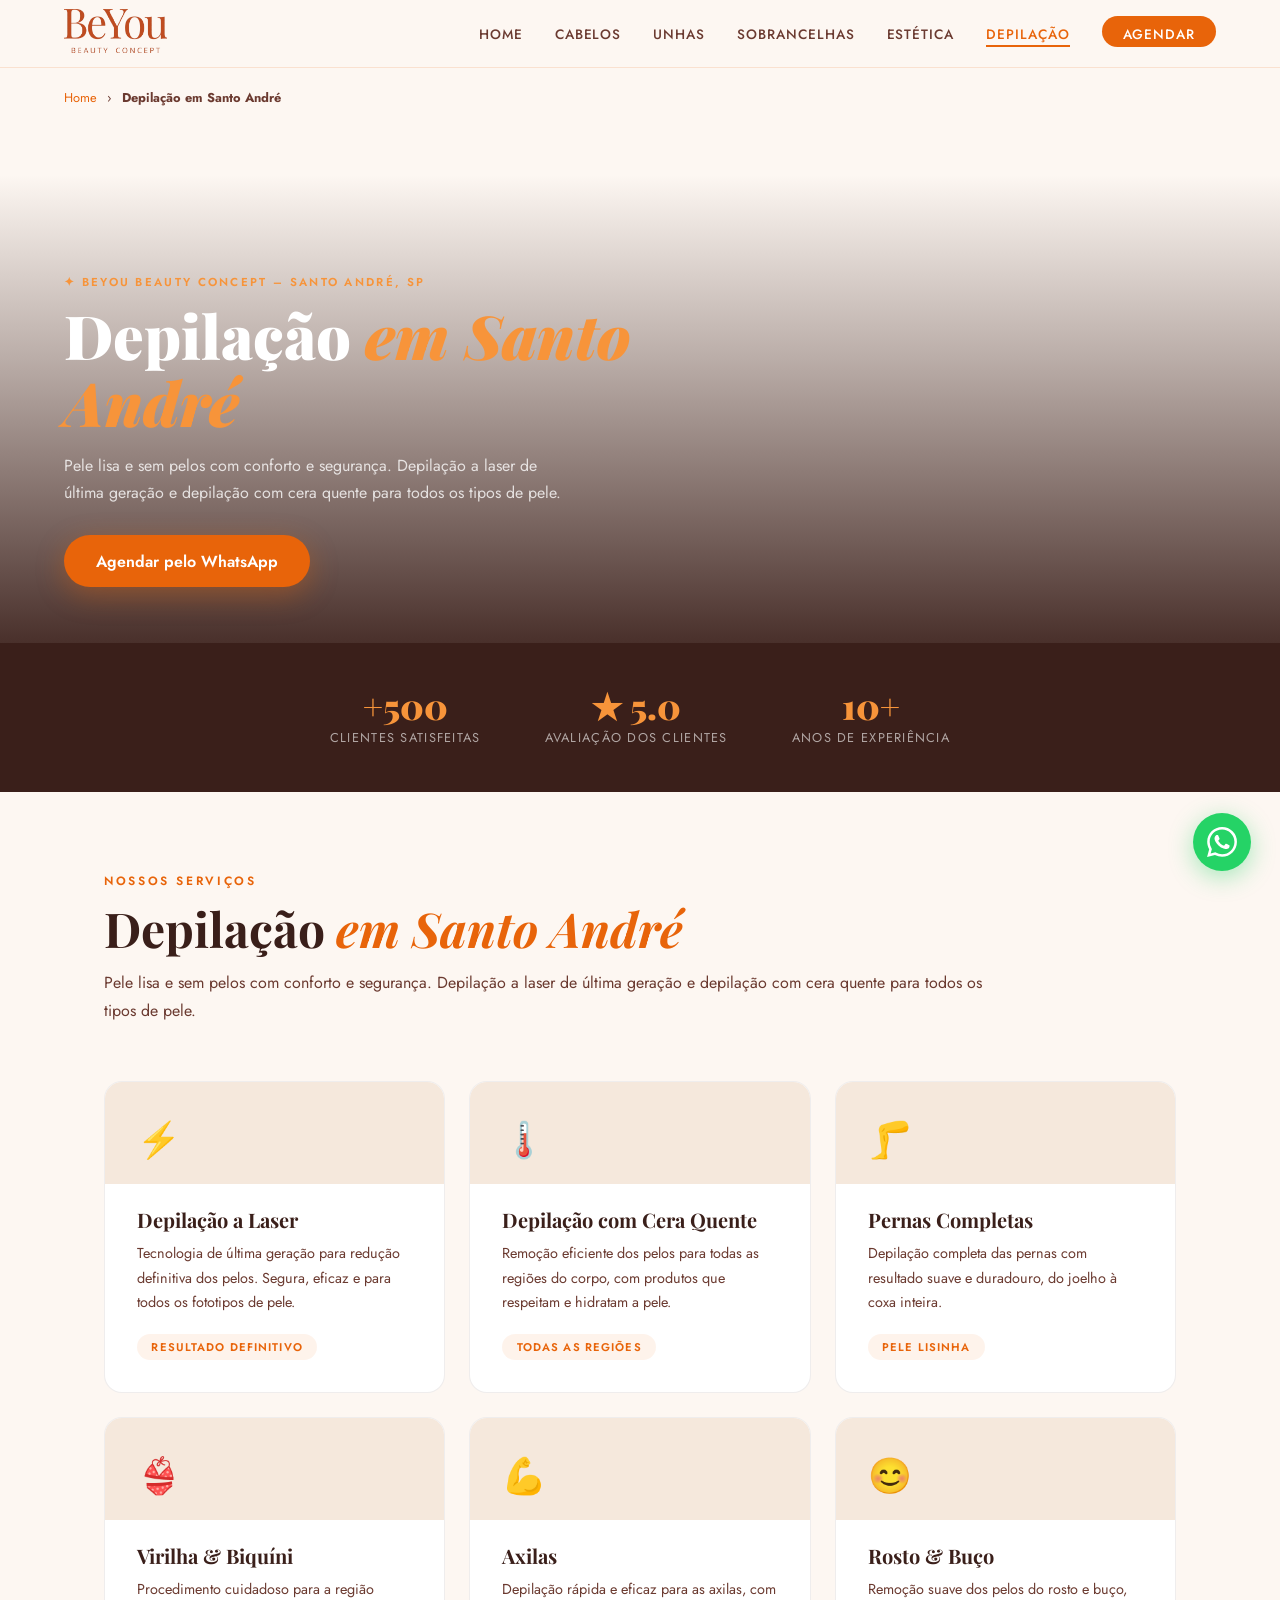
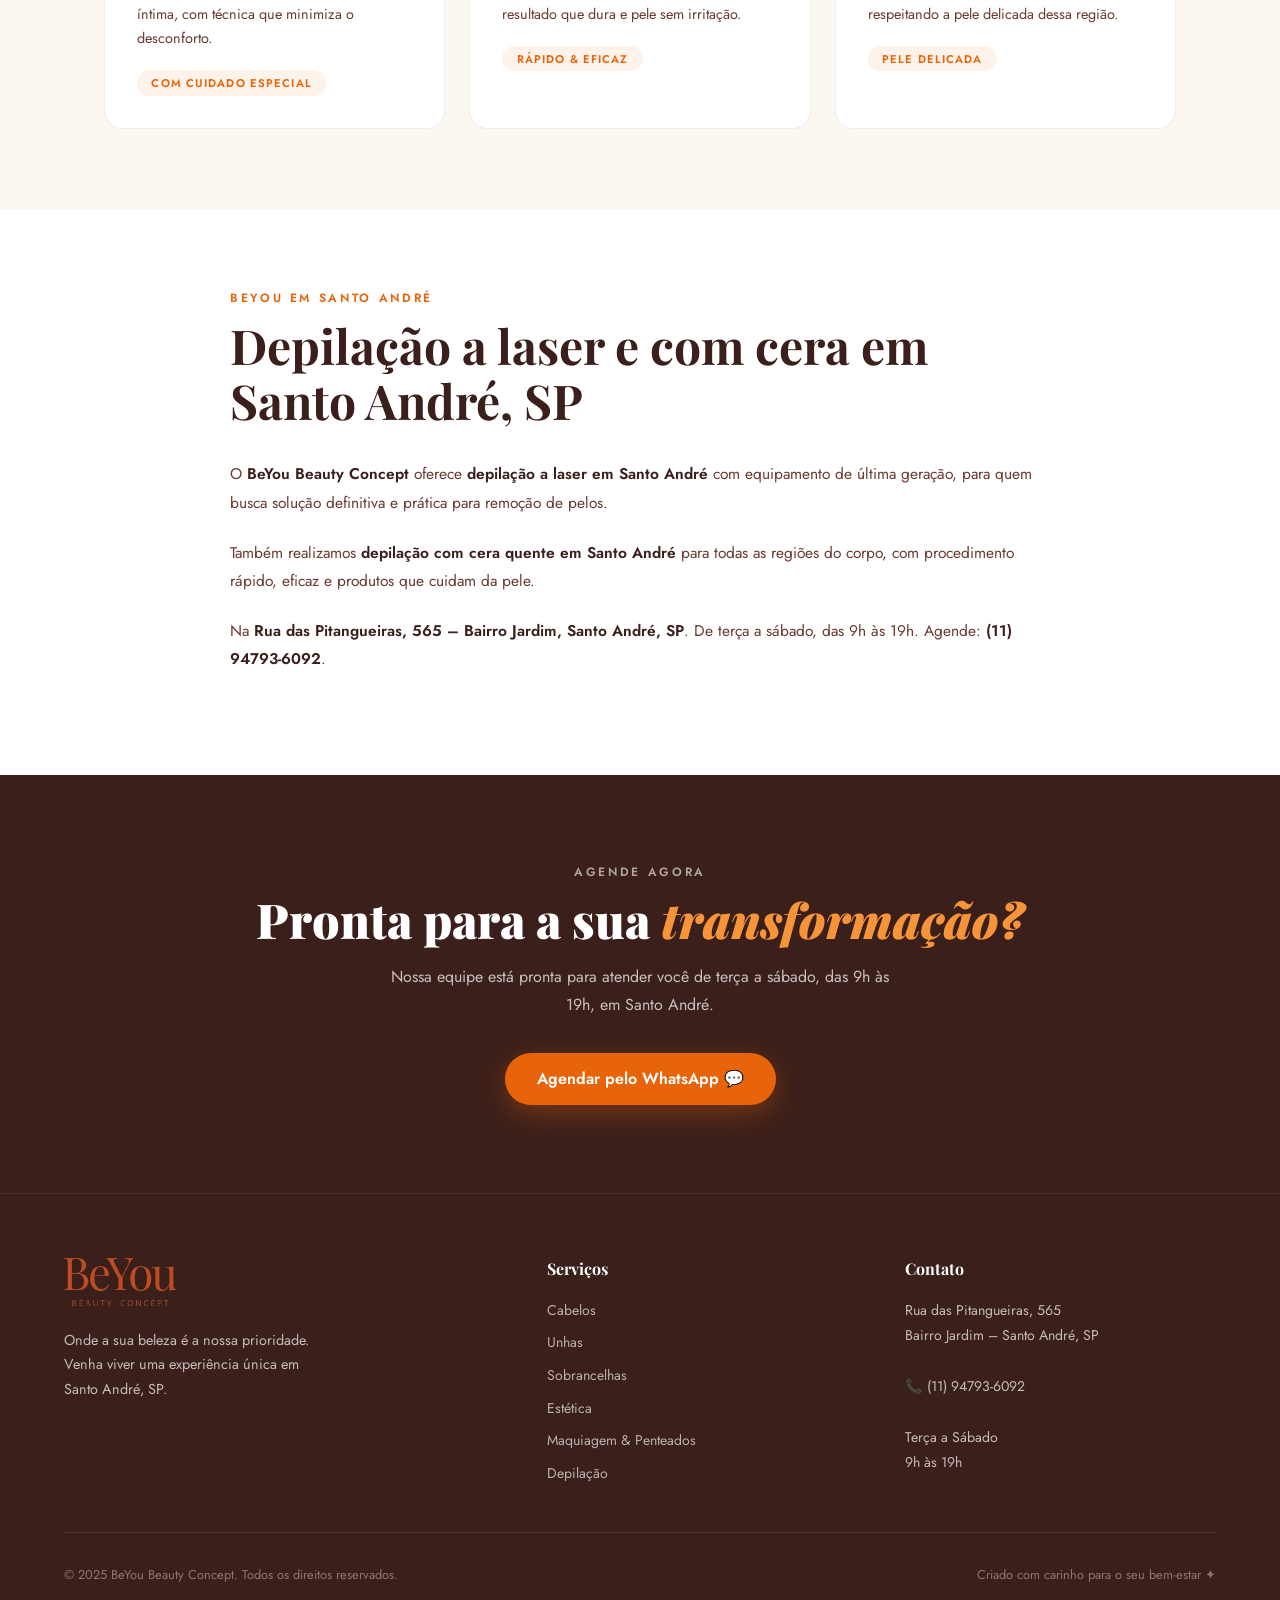
<file: depilacao.html>
<!DOCTYPE html>
<html lang="pt-BR">
<head>
<meta charset="UTF-8">
<meta name="viewport" content="width=device-width, initial-scale=1.0">
<title>Depilação a Laser e Cera em Santo André | BeYou Beauty Concept</title>
<meta name="description" content="Depilação a laser e depilação com cera quente em Santo André, SP. Resultados duradouros e pele sempre lisa. Agende no BeYou Beauty Concept!">
<link rel="canonical" href="https://www.beyoubeautyconcept.com.br/depilacao">
<link rel="preconnect" href="https://fonts.googleapis.com">
<link rel="preconnect" href="https://fonts.gstatic.com" crossorigin>
<link href="https://fonts.googleapis.com/css2?family=Playfair+Display:ital,wght@0,400;0,700;0,900;1,400&family=Jost:wght@300;400;500;600&display=swap" rel="stylesheet">
<link rel="stylesheet" href="beyou.css">
<script type="application/ld+json">{"@context":"https://schema.org","@type":"BeautySalon","name":"BeYou Beauty Concept","url":"https://www.beyoubeautyconcept.com.br/depilacao","telephone":"+5511947936092","address":{"@type":"PostalAddress","streetAddress":"Rua das Pitangueiras, 565","addressLocality":"Santo André","addressRegion":"SP","addressCountry":"BR"},"openingHours":"Tu-Sa 09:00-19:00","hasOfferCatalog":{"@type":"OfferCatalog","itemListElement":[{"@type":"Offer","itemOffered":{"@type":"Service","name":"Depilação a Laser"}},{"@type":"Offer","itemOffered":{"@type":"Service","name":"Depilação com Cera Quente"}}]}}</script>
</head>
<body>

<nav id="navbar">
  <a href="/"><img src="beyou_logo.png" alt="BeYou Beauty Concept" style="height:44px;width:auto;" /></a>
  <ul class="nav-links">
    <li><a href="/">Home</a></li>
    <li><a href="/cabelos">Cabelos</a></li>
    <li><a href="/unhas">Unhas</a></li>
    <li><a href="/sobrancelhas">Sobrancelhas</a></li>
    <li><a href="/estetica">Estética</a></li>
    <li><a href="/depilacao" class="active">Depilação</a></li>
    <li><a href="https://wa.me/11947936092?text=Ol%C3%A1%21%20Gostaria%20de%20agendar%20um%20servi%C3%A7o%20de%20depila%C3%A7%C3%A3o%20no%20BeYou%21" target="_blank" class="nav-cta">Agendar</a></li>
  </ul>
  <button class="hamburger" id="hamburger" aria-label="Menu"><span></span><span></span><span></span></button>
</nav>
<div class="mobile-menu" id="mobileMenu">
  <a href="/" onclick="closeMobile()">Home</a>
  <a href="/cabelos" onclick="closeMobile()">Cabelos</a>
  <a href="/unhas" onclick="closeMobile()">Unhas</a>
  <a href="/sobrancelhas" onclick="closeMobile()">Sobrancelhas</a>
  <a href="/estetica" onclick="closeMobile()">Estética</a>
  <a href="/depilacao" onclick="closeMobile()">Depilação</a>
  <a href="https://wa.me/11947936092?text=Ol%C3%A1%21%20Gostaria%20de%20agendar%20um%20servi%C3%A7o%20de%20depila%C3%A7%C3%A3o%20no%20BeYou%21" target="_blank">📲 Agendar pelo WhatsApp</a>
</div>

<div class="breadcrumb"><a href="/">Home</a> <span>›</span> <strong>Depilação em Santo André</strong></div>

<section class="page-hero">
  <div class="page-hero-bg" style="background-image:url('https://images.unsplash.com/photo-1544161515-4ab6ce6db874?w=1600&q=80');"></div>
  <div class="page-hero-overlay"></div>
  <div class="page-hero-content">
    <span class="page-hero-tag">✦ BeYou Beauty Concept – Santo André, SP</span>
    <h1>Depilação <em>em Santo André</em></h1>
    <p class="page-hero-desc">Pele lisa e sem pelos com conforto e segurança. Depilação a laser de última geração e depilação com cera quente para todos os tipos de pele.</p>
    <a href="https://wa.me/11947936092?text=Ol%C3%A1%21%20Gostaria%20de%20agendar%20um%20servi%C3%A7o%20de%20depila%C3%A7%C3%A3o%20no%20BeYou%21" target="_blank" class="btn-primary">Agendar pelo WhatsApp</a>
  </div>
</section>

<div class="stats-band">
  <div class="stat"><div class="stat-number">+500</div><div class="stat-label">Clientes Satisfeitas</div></div>
  <div class="stat"><div class="stat-number">★ 5.0</div><div class="stat-label">Avaliação dos Clientes</div></div>
  <div class="stat"><div class="stat-number">10+</div><div class="stat-label">Anos de Experiência</div></div>
</div>

<main>
<div class="services-section">
  <div class="services-intro">
    <span class="section-tag reveal">Nossos Serviços</span>
    <h2 class="section-title reveal">Depilação <em>em Santo André</em></h2>
    <p class="reveal">Pele lisa e sem pelos com conforto e segurança. Depilação a laser de última geração e depilação com cera quente para todos os tipos de pele.</p>
  </div>
  <div class="cards-grid">
    <div class="service-card reveal"><div class="card-icon">⚡</div><div class="card-body"><h3>Depilação a Laser</h3><p>Tecnologia de última geração para redução definitiva dos pelos. Segura, eficaz e para todos os fototipos de pele.</p><span class="card-tag">Resultado definitivo</span></div></div>
    <div class="service-card reveal"><div class="card-icon">🌡️</div><div class="card-body"><h3>Depilação com Cera Quente</h3><p>Remoção eficiente dos pelos para todas as regiões do corpo, com produtos que respeitam e hidratam a pele.</p><span class="card-tag">Todas as regiões</span></div></div>
    <div class="service-card reveal"><div class="card-icon">🦵</div><div class="card-body"><h3>Pernas Completas</h3><p>Depilação completa das pernas com resultado suave e duradouro, do joelho à coxa inteira.</p><span class="card-tag">Pele lisinha</span></div></div>
    <div class="service-card reveal"><div class="card-icon">👙</div><div class="card-body"><h3>Virilha & Biquíni</h3><p>Procedimento cuidadoso para a região íntima, com técnica que minimiza o desconforto.</p><span class="card-tag">Com cuidado especial</span></div></div>
    <div class="service-card reveal"><div class="card-icon">💪</div><div class="card-body"><h3>Axilas</h3><p>Depilação rápida e eficaz para as axilas, com resultado que dura e pele sem irritação.</p><span class="card-tag">Rápido & eficaz</span></div></div>
    <div class="service-card reveal"><div class="card-icon">😊</div><div class="card-body"><h3>Rosto & Buço</h3><p>Remoção suave dos pelos do rosto e buço, respeitando a pele delicada dessa região.</p><span class="card-tag">Pele delicada</span></div></div>
  </div>
</div>

<section class="seo-section">
  <div class="seo-inner">
    <span class="section-tag">BeYou em Santo André</span>
    <h2 class="section-title">Depilação a laser e com cera em Santo André, SP</h2>
    <p>O <strong>BeYou Beauty Concept</strong> oferece <strong>depilação a laser em Santo André</strong> com equipamento de última geração, para quem busca solução definitiva e prática para remoção de pelos.</p><p>Também realizamos <strong>depilação com cera quente em Santo André</strong> para todas as regiões do corpo, com procedimento rápido, eficaz e produtos que cuidam da pele.</p><p>Na <strong>Rua das Pitangueiras, 565 – Bairro Jardim, Santo André, SP</strong>. De terça a sábado, das 9h às 19h. Agende: <strong>(11) 94793-6092</strong>.</p>
  </div>
</section>

<section class="cta-section">
  <span class="section-tag">Agende Agora</span>
  <h2>Pronta para a sua <em>transformação?</em></h2>
  <p>Nossa equipe está pronta para atender você de terça a sábado, das 9h às 19h, em Santo André.</p>
  <a href="https://wa.me/11947936092?text=Ol%C3%A1%21%20Gostaria%20de%20agendar%20um%20servi%C3%A7o%20de%20depila%C3%A7%C3%A3o%20no%20BeYou%21" target="_blank" class="btn-primary">Agendar pelo WhatsApp 💬</a>
</section>
</main>

<footer>
  <div class="footer-grid">
    <div class="footer-brand">
      <img src="beyou_logo.png" alt="BeYou Beauty Concept" class="footer-logo" />
      <p>Onde a sua beleza é a nossa prioridade. Venha viver uma experiência única em Santo André, SP.</p>
    </div>
    <div class="footer-col">
      <h4>Serviços</h4>
      <ul>
        <li><a href="/cabelos">Cabelos</a></li>
        <li><a href="/unhas">Unhas</a></li>
        <li><a href="/sobrancelhas">Sobrancelhas</a></li>
        <li><a href="/estetica">Estética</a></li>
        <li><a href="/maquiagem">Maquiagem & Penteados</a></li>
        <li><a href="/depilacao">Depilação</a></li>
      </ul>
    </div>
    <div class="footer-col">
      <h4>Contato</h4>
      <p>Rua das Pitangueiras, 565<br>Bairro Jardim – Santo André, SP<br><br>📞 (11) 94793-6092<br><br>Terça a Sábado<br>9h às 19h</p>
    </div>
  </div>
  <div class="footer-bottom">
    <span>© 2025 BeYou Beauty Concept. Todos os direitos reservados.</span>
    <span>Criado com carinho para o seu bem-estar ✦</span>
  </div>
</footer>

<a href="https://wa.me/11947936092?text=Ol%C3%A1%21%20Gostaria%20de%20agendar%20um%20servi%C3%A7o%20de%20depila%C3%A7%C3%A3o%20no%20BeYou%21" target="_blank" class="wa-float" aria-label="WhatsApp">
  <svg viewBox="0 0 24 24"><path d="M17.472 14.382c-.297-.149-1.758-.867-2.03-.967-.273-.099-.471-.148-.67.15-.197.297-.767.966-.94 1.164-.173.199-.347.223-.644.075-.297-.15-1.255-.463-2.39-1.475-.883-.788-1.48-1.761-1.653-2.059-.173-.297-.018-.458.13-.606.134-.133.298-.347.446-.52.149-.174.198-.298.298-.497.099-.198.05-.371-.025-.52-.075-.149-.669-1.612-.916-2.207-.242-.579-.487-.5-.669-.51-.173-.008-.371-.01-.57-.01-.198 0-.52.074-.792.372-.272.297-1.04 1.016-1.04 2.479 0 1.462 1.065 2.875 1.213 3.074.149.198 2.096 3.2 5.077 4.487.709.306 1.262.489 1.694.625.712.227 1.36.195 1.871.118.571-.085 1.758-.719 2.006-1.413.248-.694.248-1.289.173-1.413-.074-.124-.272-.198-.57-.347m-5.421 7.403h-.004a9.87 9.87 0 01-5.031-1.378l-.361-.214-3.741.982.998-3.648-.235-.374a9.86 9.86 0 01-1.51-5.26c.001-5.45 4.436-9.884 9.888-9.884 2.64 0 5.122 1.03 6.988 2.898a9.825 9.825 0 012.893 6.994c-.003 5.45-4.437 9.884-9.885 9.884m8.413-18.297A11.815 11.815 0 0012.05 0C5.495 0 .16 5.335.157 11.892c0 2.096.547 4.142 1.588 5.945L.057 24l6.305-1.654a11.882 11.882 0 005.683 1.448h.005c6.554 0 11.89-5.335 11.893-11.893a11.821 11.821 0 00-3.48-8.413z" fill="#fff"/></svg>
</a>

  <script>
    const navbar = document.getElementById("navbar");
    window.addEventListener("scroll", () => navbar.classList.toggle("scrolled", window.scrollY > 40));
    const hamburger = document.getElementById("hamburger");
    const mobileMenu = document.getElementById("mobileMenu");
    hamburger.addEventListener("click", () => mobileMenu.classList.toggle("open"));
    function closeMobile() { mobileMenu.classList.remove("open"); }
    const observer = new IntersectionObserver((entries) => {
      entries.forEach(entry => { if (entry.isIntersecting) { entry.target.classList.add("visible"); observer.unobserve(entry.target); } });
    }, { threshold: 0.12 });
    document.querySelectorAll(".reveal").forEach(el => observer.observe(el));
  </script>
</body>
</html>
</file>
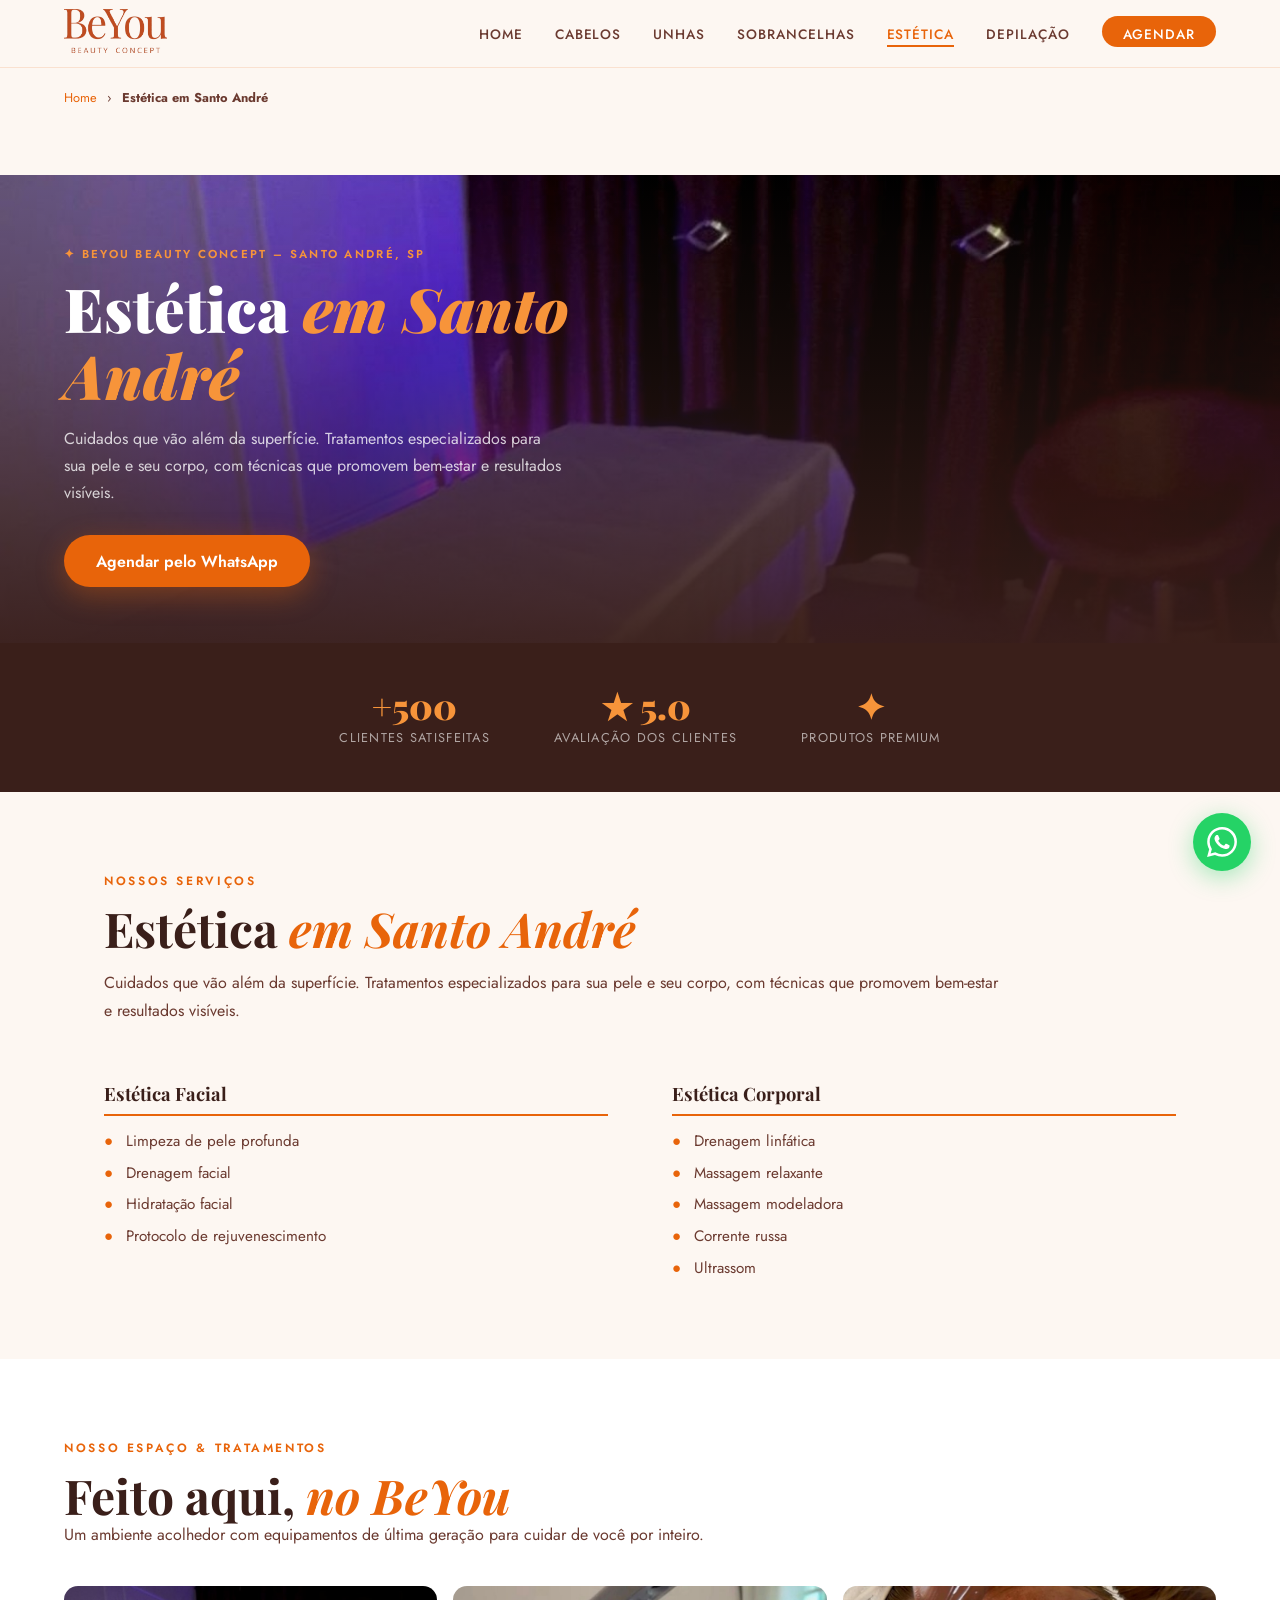
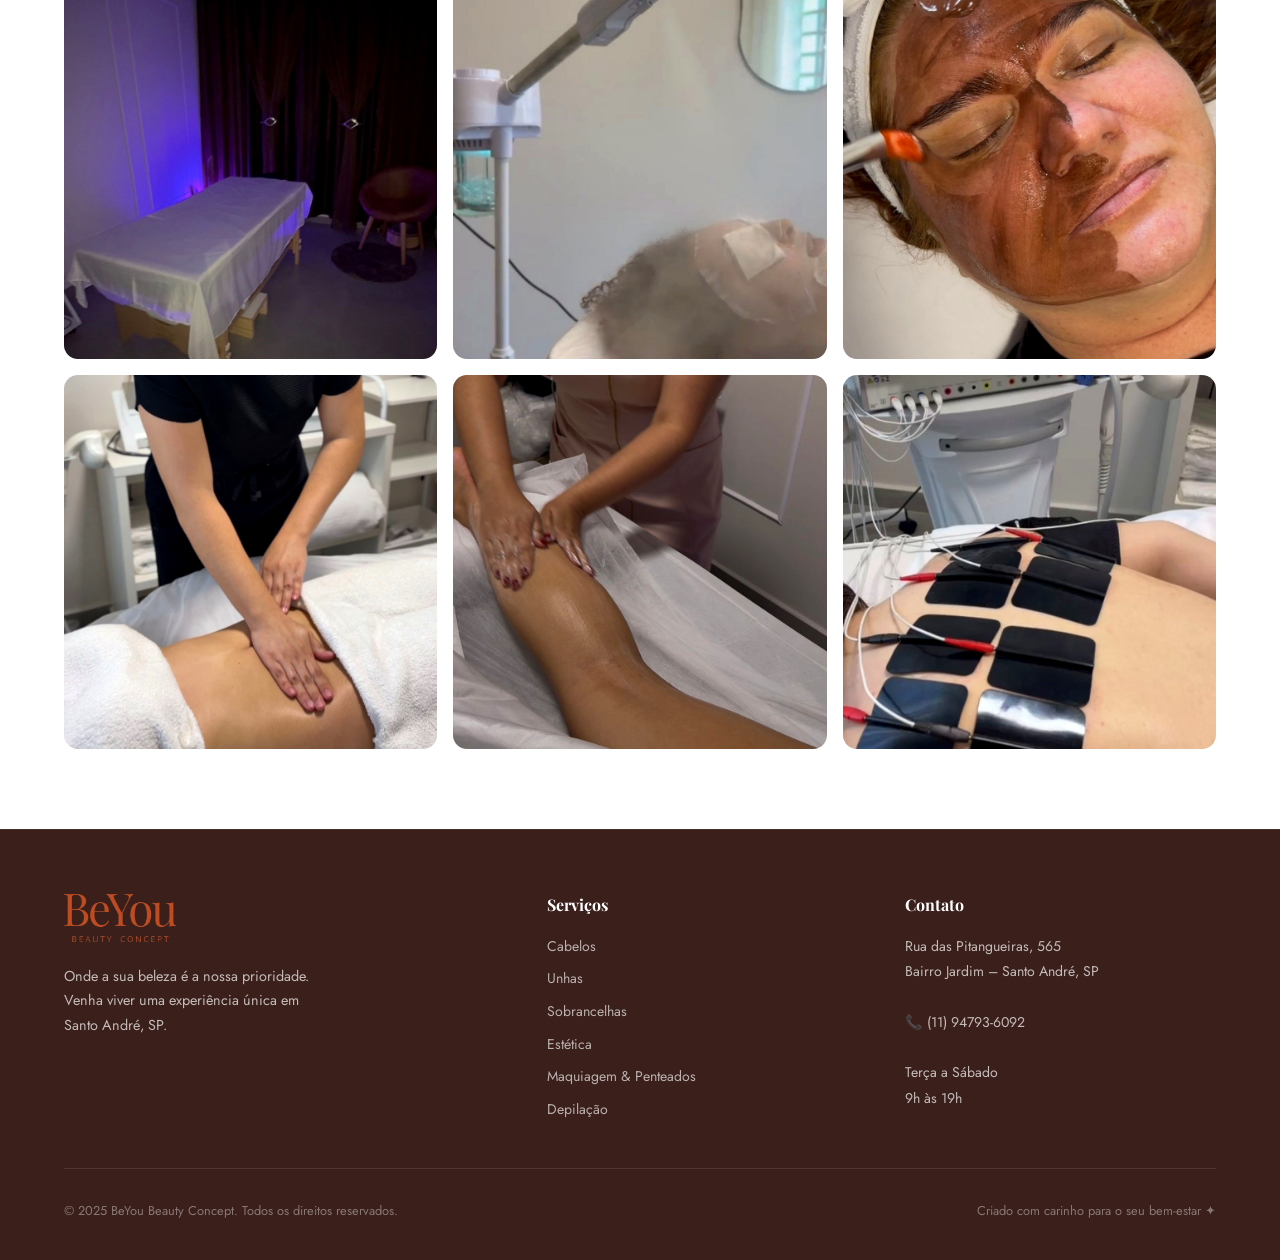
<file: estetica.html>
<!DOCTYPE html>
<html lang="pt-BR">
<head>
<meta charset="UTF-8">
<meta name="viewport" content="width=device-width, initial-scale=1.0">
<title>Estética em Santo André | Facial e Corporal – BeYou Beauty Concept</title>
<meta name="description" content="Estética facial e corporal em Santo André, SP: limpeza de pele, drenagem linfática, massagem relaxante, modeladora, corrente russa e ultrassom. Agende no BeYou Beauty Concept!">
<link rel="canonical" href="https://www.beyoubeautyconcept.com.br/estetica">
<link rel="preconnect" href="https://fonts.googleapis.com">
<link rel="preconnect" href="https://fonts.gstatic.com" crossorigin>
<link href="https://fonts.googleapis.com/css2?family=Playfair+Display:ital,wght@0,400;0,700;0,900;1,400&family=Jost:wght@300;400;500;600&display=swap" rel="stylesheet">
<link rel="stylesheet" href="beyou.css">
<script type="application/ld+json">{"@context":"https://schema.org","@type":"BeautySalon","name":"BeYou Beauty Concept","url":"https://www.beyoubeautyconcept.com.br/estetica","telephone":"+5511947936092","address":{"@type":"PostalAddress","streetAddress":"Rua das Pitangueiras, 565","addressLocality":"Santo André","addressRegion":"SP","addressCountry":"BR"},"openingHours":"Tu-Sa 09:00-19:00","hasOfferCatalog":{"@type":"OfferCatalog","itemListElement":[{"@type":"Offer","itemOffered":{"@type":"Service","name":"Corte de Cabelo"}},{"@type":"Offer","itemOffered":{"@type":"Service","name":"Coloração"}},{"@type":"Offer","itemOffered":{"@type":"Service","name":"Mechas"}},{"@type":"Offer","itemOffered":{"@type":"Service","name":"Morena Iluminada"}},{"@type":"Offer","itemOffered":{"@type":"Service","name":"Progressiva"}},{"@type":"Offer","itemOffered":{"@type":"Service","name":"Botox Capilar"}}]}}</script>
</head>
<body>

<nav id="navbar">
  <a href="/"><img src="beyou_logo.png" alt="BeYou Beauty Concept" style="height:44px;width:auto;" /></a>
  <ul class="nav-links">
    <li><a href="/">Home</a></li>
    <li><a href="/cabelos">Cabelos</a></li>
    <li><a href="/unhas">Unhas</a></li>
    <li><a href="/sobrancelhas">Sobrancelhas</a></li>
    <li><a href="/estetica" class="active">Estética</a></li>
    <li><a href="/depilacao">Depilação</a></li>
    <li><a href="https://wa.me/11947936092?text=Ol%C3%A1%21%20Gostaria%20de%20agendar%20um%20servi%C3%A7o%20de%20est%C3%A9tica%20no%20BeYou%21" target="_blank" class="nav-cta">Agendar</a></li>
  </ul>
  <button class="hamburger" id="hamburger" aria-label="Menu"><span></span><span></span><span></span></button>
</nav>
<div class="mobile-menu" id="mobileMenu">
  <a href="/" onclick="closeMobile()">Home</a>
  <a href="/cabelos" onclick="closeMobile()">Cabelos</a>
  <a href="/unhas" onclick="closeMobile()">Unhas</a>
  <a href="/sobrancelhas" onclick="closeMobile()">Sobrancelhas</a>
  <a href="/estetica" onclick="closeMobile()">Estética</a>
  <a href="/depilacao" onclick="closeMobile()">Depilação</a>
  <a href="https://wa.me/11947936092?text=Ol%C3%A1%21%20Gostaria%20de%20agendar%20um%20servi%C3%A7o%20de%20est%C3%A9tica%20no%20BeYou%21" target="_blank">📲 Agendar pelo WhatsApp</a>
</div>

<div class="breadcrumb"><a href="/">Home</a> <span>›</span> <strong>Estética em Santo André</strong></div>

<section class="page-hero">
  <div class="page-hero-bg" style="background-image:url('estetica-hero.jpg');"></div>
  <div class="page-hero-overlay"></div>
  <div class="page-hero-content">
    <span class="page-hero-tag">✦ BeYou Beauty Concept – Santo André, SP</span>
    <h1>Estética <em>em Santo André</em></h1>
    <p class="page-hero-desc">Cuidados que vão além da superfície. Tratamentos especializados para sua pele e seu corpo, com técnicas que promovem bem-estar e resultados visíveis.</p>
    <a href="https://wa.me/11947936092?text=Ol%C3%A1%21%20Gostaria%20de%20agendar%20um%20servi%C3%A7o%20de%20est%C3%A9tica%20no%20BeYou%21" target="_blank" class="btn-primary">Agendar pelo WhatsApp</a>
  </div>
</section>

<div class="stats-band">
  <div class="stat"><div class="stat-number">+500</div><div class="stat-label">Clientes Satisfeitas</div></div>
  <div class="stat"><div class="stat-number">★ 5.0</div><div class="stat-label">Avaliação dos Clientes</div></div>
  <div class="stat"><div class="stat-number">✦</div><div class="stat-label">Produtos Premium</div></div>
</div>

<main>
<div class="services-section">
  <div class="services-intro">
    <span class="section-tag reveal">Nossos Serviços</span>
    <h2 class="section-title reveal">Estética <em>em Santo André</em></h2>
    <p class="reveal">Cuidados que vão além da superfície. Tratamentos especializados para sua pele e seu corpo, com técnicas que promovem bem-estar e resultados visíveis.</p>
  </div>
  <div class="reveal" style="display:grid;grid-template-columns:1fr 1fr;gap:2.5rem 4rem;margin-top:1rem;">

    <div>
      <h3 style="font-family:'Playfair Display',serif;font-size:1.15rem;font-weight:700;color:var(--brown);margin-bottom:.9rem;padding-bottom:.5rem;border-bottom:2px solid var(--orange);">Estética Facial</h3>
      <ul style="list-style:none;display:flex;flex-direction:column;gap:.6rem;">
        <li style="display:flex;gap:.8rem;font-size:.95rem;color:var(--brown-mid);"><span style="color:var(--orange);flex-shrink:0;">●</span>Limpeza de pele profunda</li>
        <li style="display:flex;gap:.8rem;font-size:.95rem;color:var(--brown-mid);"><span style="color:var(--orange);flex-shrink:0;">●</span>Drenagem facial</li>
        <li style="display:flex;gap:.8rem;font-size:.95rem;color:var(--brown-mid);"><span style="color:var(--orange);flex-shrink:0;">●</span>Hidratação facial</li>
        <li style="display:flex;gap:.8rem;font-size:.95rem;color:var(--brown-mid);"><span style="color:var(--orange);flex-shrink:0;">●</span>Protocolo de rejuvenescimento</li>
      </ul>
    </div>

    <div>
      <h3 style="font-family:'Playfair Display',serif;font-size:1.15rem;font-weight:700;color:var(--brown);margin-bottom:.9rem;padding-bottom:.5rem;border-bottom:2px solid var(--orange);">Estética Corporal</h3>
      <ul style="list-style:none;display:flex;flex-direction:column;gap:.6rem;">
        <li style="display:flex;gap:.8rem;font-size:.95rem;color:var(--brown-mid);"><span style="color:var(--orange);flex-shrink:0;">●</span>Drenagem linfática</li>
        <li style="display:flex;gap:.8rem;font-size:.95rem;color:var(--brown-mid);"><span style="color:var(--orange);flex-shrink:0;">●</span>Massagem relaxante</li>
        <li style="display:flex;gap:.8rem;font-size:.95rem;color:var(--brown-mid);"><span style="color:var(--orange);flex-shrink:0;">●</span>Massagem modeladora</li>
        <li style="display:flex;gap:.8rem;font-size:.95rem;color:var(--brown-mid);"><span style="color:var(--orange);flex-shrink:0;">●</span>Corrente russa</li>
        <li style="display:flex;gap:.8rem;font-size:.95rem;color:var(--brown-mid);"><span style="color:var(--orange);flex-shrink:0;">●</span>Ultrassom</li>
      </ul>
    </div>

  </div>
</div>

<!-- GALERIA ESTÉTICA -->
<div style="background:#fff; padding:5rem 5vw;">
  <div style="max-width:1200px; margin:0 auto;">
    <span class="section-tag reveal">Nosso espaço & tratamentos</span>
    <h2 class="section-title reveal">Feito aqui, <em>no BeYou</em></h2>
    <p class="reveal" style="color:var(--brown-mid);margin-bottom:2.5rem;">Um ambiente acolhedor com equipamentos de última geração para cuidar de você por inteiro.</p>
    <div style="display:grid;grid-template-columns:repeat(3,1fr);gap:1rem;">
      <div style="border-radius:14px;overflow:hidden;aspect-ratio:1/1;"><img src="estetica-sala.jpg"               alt="Sala de estética – BeYou Beauty Concept Santo André" style="width:100%;height:100%;object-fit:cover;" loading="lazy"></div>
      <div style="border-radius:14px;overflow:hidden;aspect-ratio:1/1;"><img src="estetica-limpeza-pele.jpg"       alt="Limpeza de pele – BeYou Beauty Concept Santo André"  style="width:100%;height:100%;object-fit:cover;" loading="lazy"></div>
      <div style="border-radius:14px;overflow:hidden;aspect-ratio:1/1;"><img src="estetica-hidratacao-facial.jpg"  alt="Hidratação facial – BeYou Beauty Concept Santo André" style="width:100%;height:100%;object-fit:cover;" loading="lazy"></div>
      <div style="border-radius:14px;overflow:hidden;aspect-ratio:1/1;"><img src="estetica-drenagem-corporal.jpg"  alt="Drenagem linfática – BeYou Beauty Concept Santo André" style="width:100%;height:100%;object-fit:cover;" loading="lazy"></div>
      <div style="border-radius:14px;overflow:hidden;aspect-ratio:1/1;"><img src="estetica-drenagem-pernas.jpg"   alt="Massagem modeladora – BeYou Beauty Concept Santo André" style="width:100%;height:100%;object-fit:cover;" loading="lazy"></div>
      <div style="border-radius:14px;overflow:hidden;aspect-ratio:1/1;"><img src="estetica-corrente-russa.jpg"    alt="Corrente russa – BeYou Beauty Concept Santo André"    style="width:100%;height:100%;object-fit:cover;" loading="lazy"></div>
    </div>
  </div>
</div>

<!-- GALERIA DE RESULTADOS -->


<div style="display:none">

<section class="seo-section">
  <div class="seo-inner">
    <span class="section-tag">BeYou em Santo André</span>
    <h2 class="section-title">O melhor salão de cabelo em Santo André, SP</h2>
    <p>O <strong>BeYou Beauty Concept</strong> oferece serviços completos de <strong>estética facial em Santo André</strong>, incluindo limpeza de pele, drenagem facial, hidratação e protocolo de rejuvenescimento com produtos e equipamentos de alta performance.</p><p>Para o corpo, realizamos <strong>drenagem linfática em Santo André</strong>, massagem relaxante, massagem modeladora, corrente russa e ultrassom — tratamentos pensados para promover bem-estar, definição e qualidade de vida.</p><p>Na <strong>Rua das Pitangueiras, 565 – Bairro Jardim, Santo André, SP</strong>. De terça a sábado, das 9h às 19h. Agende: <strong>(11) 94793-6092</strong>.</p><p>Também oferecemos <strong>progressiva e botox capilar em Santo André</strong>, hidratação profunda e tratamentos personalizados para cada tipo de cabelo.</p><p>Na <strong>Rua das Pitangueiras, 565 – Bairro Jardim, Santo André, SP</strong>. Atendemos de terça a sábado, das 9h às 19h. Agende: <strong>(11) 94793-6092</strong>.</p>
  </div>
</section>

<section class="cta-section">
  <span class="section-tag">Agende Agora</span>
  <h2>Pronta para a sua <em>transformação?</em></h2>
  <p>Nossa equipe está pronta para atender você de terça a sábado, das 9h às 19h, em Santo André.</p>
  <a href="https://wa.me/11947936092?text=Ol%C3%A1%21%20Gostaria%20de%20agendar%20um%20servi%C3%A7o%20de%20est%C3%A9tica%20no%20BeYou%21" target="_blank" class="btn-primary">Agendar pelo WhatsApp 💬</a>
</section>
</main>

<footer>
  <div class="footer-grid">
    <div class="footer-brand">
      <img src="beyou_logo.png" alt="BeYou Beauty Concept" class="footer-logo" />
      <p>Onde a sua beleza é a nossa prioridade. Venha viver uma experiência única em Santo André, SP.</p>
    </div>
    <div class="footer-col">
      <h4>Serviços</h4>
      <ul>
        <li><a href="/cabelos">Cabelos</a></li>
        <li><a href="/unhas">Unhas</a></li>
        <li><a href="/sobrancelhas">Sobrancelhas</a></li>
        <li><a href="/estetica" class="active">Estética</a></li>
        <li><a href="/maquiagem">Maquiagem & Penteados</a></li>
        <li><a href="/depilacao">Depilação</a></li>
      </ul>
    </div>
    <div class="footer-col">
      <h4>Contato</h4>
      <p>Rua das Pitangueiras, 565<br>Bairro Jardim – Santo André, SP<br><br>📞 (11) 94793-6092<br><br>Terça a Sábado<br>9h às 19h</p>
    </div>
  </div>
  <div class="footer-bottom">
    <span>© 2025 BeYou Beauty Concept. Todos os direitos reservados.</span>
    <span>Criado com carinho para o seu bem-estar ✦</span>
  </div>
</footer>

<a href="https://wa.me/11947936092?text=Ol%C3%A1%21%20Gostaria%20de%20agendar%20um%20servi%C3%A7o%20de%20est%C3%A9tica%20no%20BeYou%21" target="_blank" class="wa-float" aria-label="WhatsApp">
  <svg viewBox="0 0 24 24"><path d="M17.472 14.382c-.297-.149-1.758-.867-2.03-.967-.273-.099-.471-.148-.67.15-.197.297-.767.966-.94 1.164-.173.199-.347.223-.644.075-.297-.15-1.255-.463-2.39-1.475-.883-.788-1.48-1.761-1.653-2.059-.173-.297-.018-.458.13-.606.134-.133.298-.347.446-.52.149-.174.198-.298.298-.497.099-.198.05-.371-.025-.52-.075-.149-.669-1.612-.916-2.207-.242-.579-.487-.5-.669-.51-.173-.008-.371-.01-.57-.01-.198 0-.52.074-.792.372-.272.297-1.04 1.016-1.04 2.479 0 1.462 1.065 2.875 1.213 3.074.149.198 2.096 3.2 5.077 4.487.709.306 1.262.489 1.694.625.712.227 1.36.195 1.871.118.571-.085 1.758-.719 2.006-1.413.248-.694.248-1.289.173-1.413-.074-.124-.272-.198-.57-.347m-5.421 7.403h-.004a9.87 9.87 0 01-5.031-1.378l-.361-.214-3.741.982.998-3.648-.235-.374a9.86 9.86 0 01-1.51-5.26c.001-5.45 4.436-9.884 9.888-9.884 2.64 0 5.122 1.03 6.988 2.898a9.825 9.825 0 012.893 6.994c-.003 5.45-4.437 9.884-9.885 9.884m8.413-18.297A11.815 11.815 0 0012.05 0C5.495 0 .16 5.335.157 11.892c0 2.096.547 4.142 1.588 5.945L.057 24l6.305-1.654a11.882 11.882 0 005.683 1.448h.005c6.554 0 11.89-5.335 11.893-11.893a11.821 11.821 0 00-3.48-8.413z" fill="#fff"/></svg>
</a>

  <script>
    const navbar = document.getElementById("navbar");
    window.addEventListener("scroll", () => navbar.classList.toggle("scrolled", window.scrollY > 40));
    const hamburger = document.getElementById("hamburger");
    const mobileMenu = document.getElementById("mobileMenu");
    hamburger.addEventListener("click", () => mobileMenu.classList.toggle("open"));
    function closeMobile() { mobileMenu.classList.remove("open"); }
    const observer = new IntersectionObserver((entries) => {
      entries.forEach(entry => { if (entry.isIntersecting) { entry.target.classList.add("visible"); observer.unobserve(entry.target); } });
    }, { threshold: 0.12 });
    document.querySelectorAll(".reveal").forEach(el => observer.observe(el));
  </script>
</body>
</html>
</file>
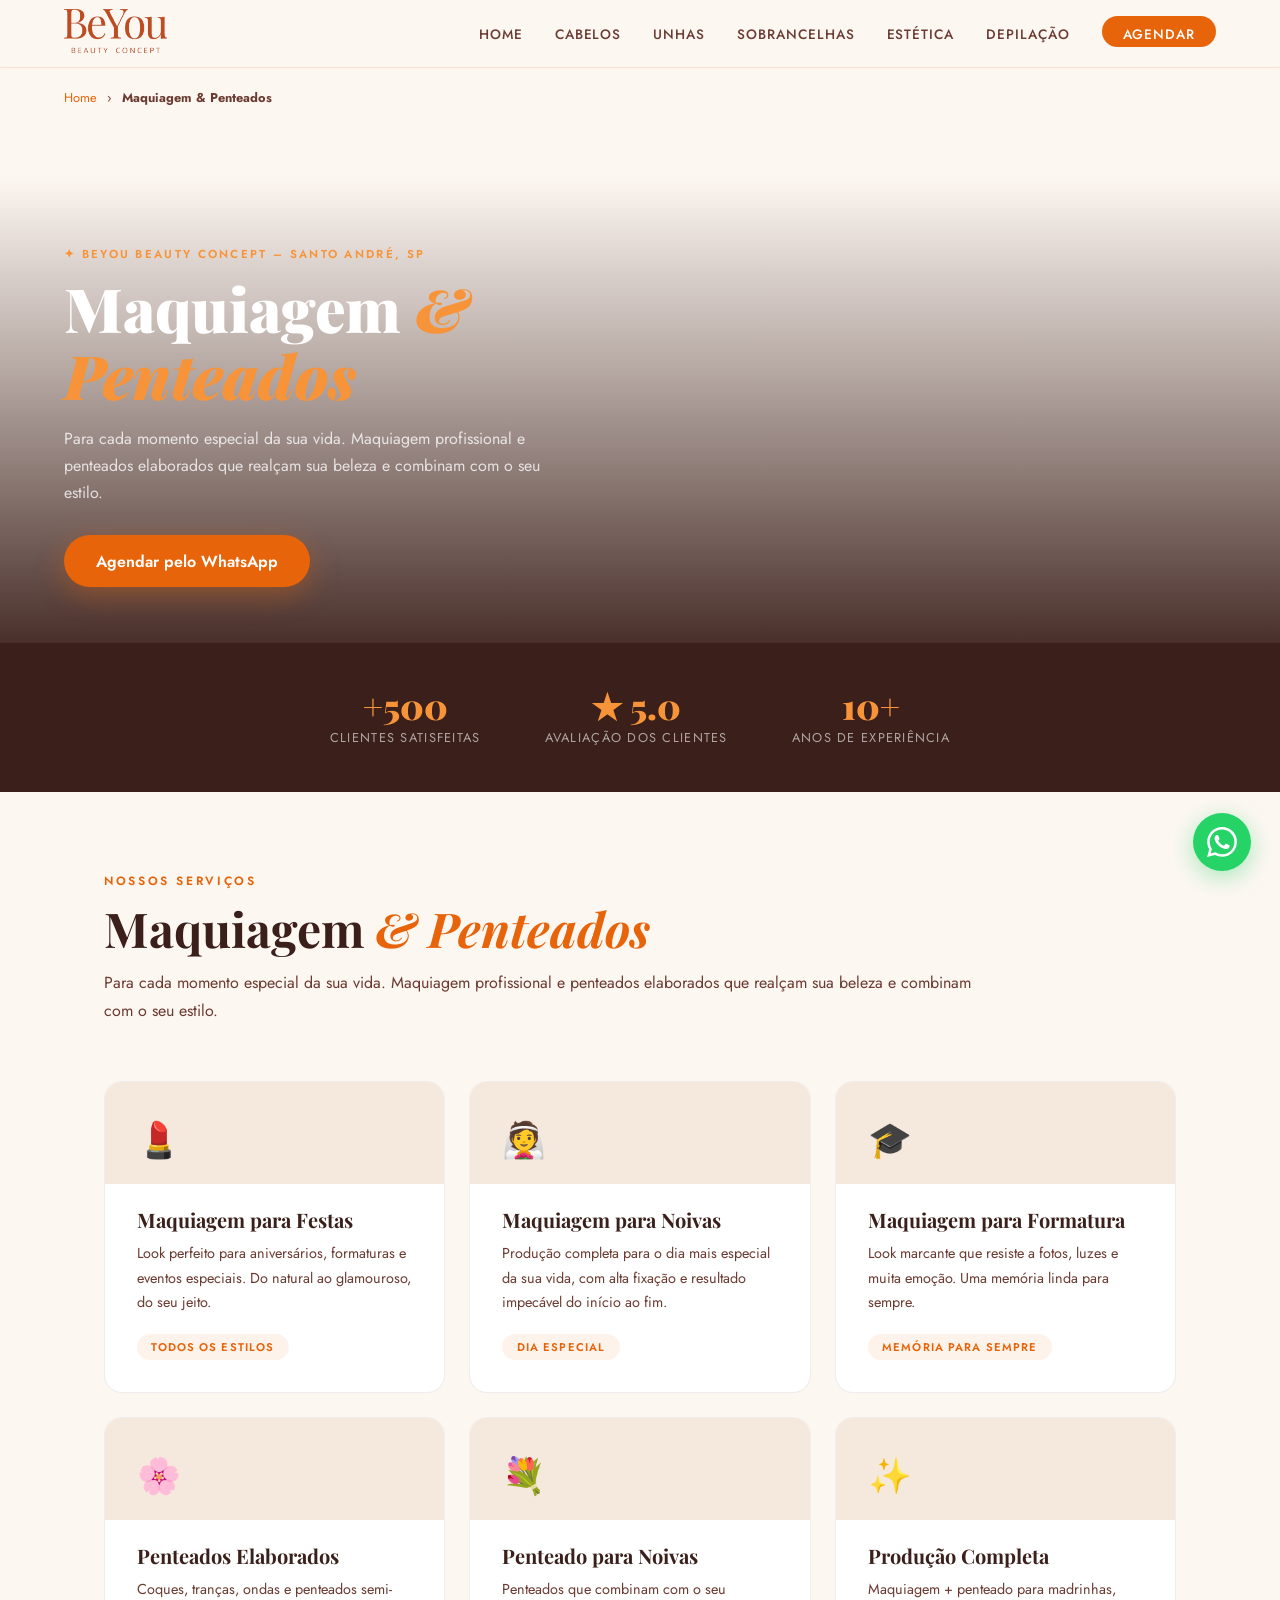
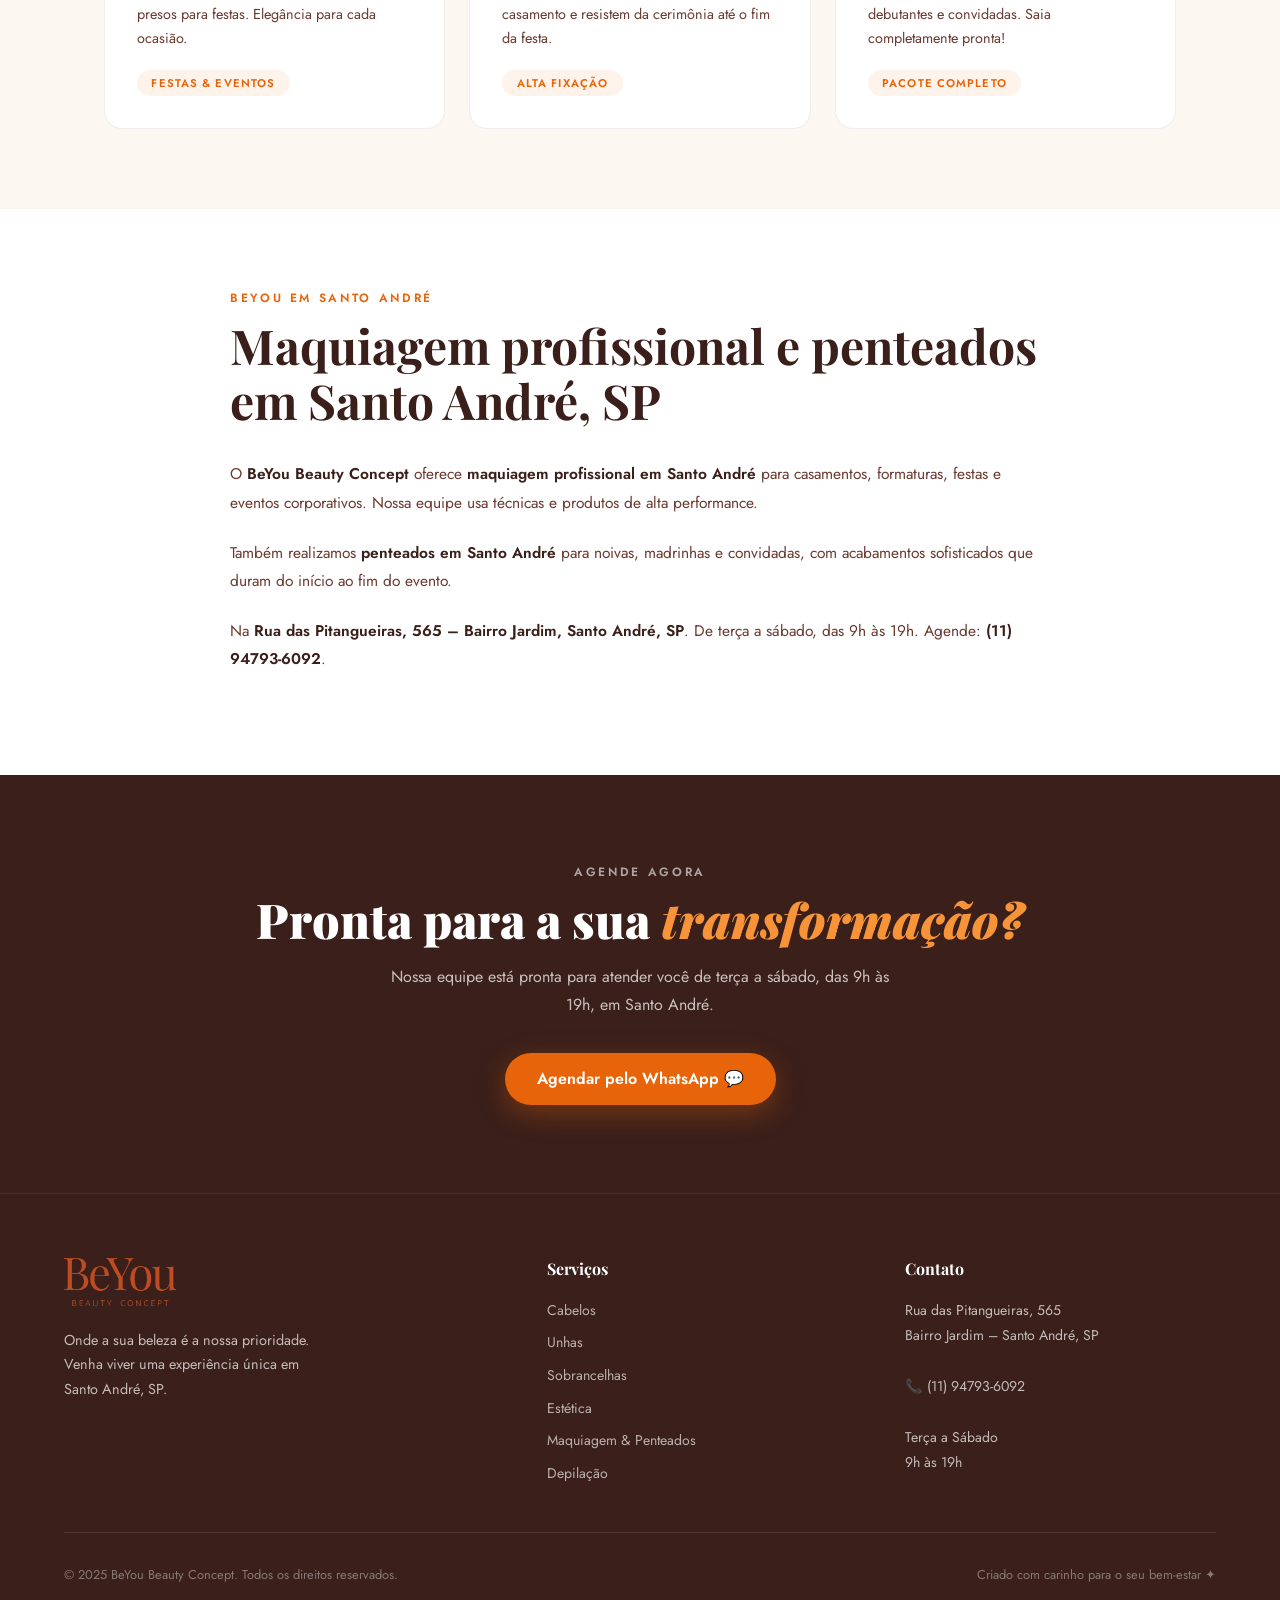
<file: maquiagem.html>
<!DOCTYPE html>
<html lang="pt-BR">
<head>
<meta charset="UTF-8">
<meta name="viewport" content="width=device-width, initial-scale=1.0">
<title>Maquiagem e Penteados em Santo André | BeYou Beauty Concept</title>
<meta name="description" content="Maquiagem profissional e penteados em Santo André, SP: para festas, noivas, formaturas e eventos especiais. Agende no BeYou Beauty Concept!">
<link rel="canonical" href="https://www.beyoubeautyconcept.com.br/maquiagem">
<link rel="preconnect" href="https://fonts.googleapis.com">
<link rel="preconnect" href="https://fonts.gstatic.com" crossorigin>
<link href="https://fonts.googleapis.com/css2?family=Playfair+Display:ital,wght@0,400;0,700;0,900;1,400&family=Jost:wght@300;400;500;600&display=swap" rel="stylesheet">
<link rel="stylesheet" href="beyou.css">
<script type="application/ld+json">{"@context":"https://schema.org","@type":"BeautySalon","name":"BeYou Beauty Concept","url":"https://www.beyoubeautyconcept.com.br/maquiagem","telephone":"+5511947936092","address":{"@type":"PostalAddress","streetAddress":"Rua das Pitangueiras, 565","addressLocality":"Santo André","addressRegion":"SP","addressCountry":"BR"},"openingHours":"Tu-Sa 09:00-19:00","hasOfferCatalog":{"@type":"OfferCatalog","itemListElement":[{"@type":"Offer","itemOffered":{"@type":"Service","name":"Maquiagem para Festas"}},{"@type":"Offer","itemOffered":{"@type":"Service","name":"Maquiagem para Noivas"}},{"@type":"Offer","itemOffered":{"@type":"Service","name":"Penteados"}},{"@type":"Offer","itemOffered":{"@type":"Service","name":"Penteado para Noivas"}}]}}</script>
</head>
<body>

<nav id="navbar">
  <a href="/"><img src="beyou_logo.png" alt="BeYou Beauty Concept" style="height:44px;width:auto;" /></a>
  <ul class="nav-links">
    <li><a href="/">Home</a></li>
    <li><a href="/cabelos">Cabelos</a></li>
    <li><a href="/unhas">Unhas</a></li>
    <li><a href="/sobrancelhas">Sobrancelhas</a></li>
    <li><a href="/estetica">Estética</a></li>
    <li><a href="/depilacao">Depilação</a></li>
    <li><a href="https://wa.me/11947936092?text=Ol%C3%A1%21%20Gostaria%20de%20agendar%20maquiagem%20ou%20penteado%20no%20BeYou%21" target="_blank" class="nav-cta">Agendar</a></li>
  </ul>
  <button class="hamburger" id="hamburger" aria-label="Menu"><span></span><span></span><span></span></button>
</nav>
<div class="mobile-menu" id="mobileMenu">
  <a href="/" onclick="closeMobile()">Home</a>
  <a href="/cabelos" onclick="closeMobile()">Cabelos</a>
  <a href="/unhas" onclick="closeMobile()">Unhas</a>
  <a href="/sobrancelhas" onclick="closeMobile()">Sobrancelhas</a>
  <a href="/estetica" onclick="closeMobile()">Estética</a>
  <a href="/depilacao" onclick="closeMobile()">Depilação</a>
  <a href="https://wa.me/11947936092?text=Ol%C3%A1%21%20Gostaria%20de%20agendar%20maquiagem%20ou%20penteado%20no%20BeYou%21" target="_blank">📲 Agendar pelo WhatsApp</a>
</div>

<div class="breadcrumb"><a href="/">Home</a> <span>›</span> <strong>Maquiagem & Penteados</strong></div>

<section class="page-hero">
  <div class="page-hero-bg" style="background-image:url('https://images.unsplash.com/photo-1595476108010-b4d1f102b1b1?w=1600&q=80');"></div>
  <div class="page-hero-overlay"></div>
  <div class="page-hero-content">
    <span class="page-hero-tag">✦ BeYou Beauty Concept – Santo André, SP</span>
    <h1>Maquiagem <em>& Penteados</em></h1>
    <p class="page-hero-desc">Para cada momento especial da sua vida. Maquiagem profissional e penteados elaborados que realçam sua beleza e combinam com o seu estilo.</p>
    <a href="https://wa.me/11947936092?text=Ol%C3%A1%21%20Gostaria%20de%20agendar%20maquiagem%20ou%20penteado%20no%20BeYou%21" target="_blank" class="btn-primary">Agendar pelo WhatsApp</a>
  </div>
</section>

<div class="stats-band">
  <div class="stat"><div class="stat-number">+500</div><div class="stat-label">Clientes Satisfeitas</div></div>
  <div class="stat"><div class="stat-number">★ 5.0</div><div class="stat-label">Avaliação dos Clientes</div></div>
  <div class="stat"><div class="stat-number">10+</div><div class="stat-label">Anos de Experiência</div></div>
</div>

<main>
<div class="services-section">
  <div class="services-intro">
    <span class="section-tag reveal">Nossos Serviços</span>
    <h2 class="section-title reveal">Maquiagem <em>& Penteados</em></h2>
    <p class="reveal">Para cada momento especial da sua vida. Maquiagem profissional e penteados elaborados que realçam sua beleza e combinam com o seu estilo.</p>
  </div>
  <div class="cards-grid">
    <div class="service-card reveal"><div class="card-icon">💄</div><div class="card-body"><h3>Maquiagem para Festas</h3><p>Look perfeito para aniversários, formaturas e eventos especiais. Do natural ao glamouroso, do seu jeito.</p><span class="card-tag">Todos os estilos</span></div></div>
    <div class="service-card reveal"><div class="card-icon">👰</div><div class="card-body"><h3>Maquiagem para Noivas</h3><p>Produção completa para o dia mais especial da sua vida, com alta fixação e resultado impecável do início ao fim.</p><span class="card-tag">Dia especial</span></div></div>
    <div class="service-card reveal"><div class="card-icon">🎓</div><div class="card-body"><h3>Maquiagem para Formatura</h3><p>Look marcante que resiste a fotos, luzes e muita emoção. Uma memória linda para sempre.</p><span class="card-tag">Memória para sempre</span></div></div>
    <div class="service-card reveal"><div class="card-icon">🌸</div><div class="card-body"><h3>Penteados Elaborados</h3><p>Coques, tranças, ondas e penteados semi-presos para festas. Elegância para cada ocasião.</p><span class="card-tag">Festas & eventos</span></div></div>
    <div class="service-card reveal"><div class="card-icon">💐</div><div class="card-body"><h3>Penteado para Noivas</h3><p>Penteados que combinam com o seu casamento e resistem da cerimônia até o fim da festa.</p><span class="card-tag">Alta fixação</span></div></div>
    <div class="service-card reveal"><div class="card-icon">✨</div><div class="card-body"><h3>Produção Completa</h3><p>Maquiagem + penteado para madrinhas, debutantes e convidadas. Saia completamente pronta!</p><span class="card-tag">Pacote completo</span></div></div>
  </div>
</div>

<section class="seo-section">
  <div class="seo-inner">
    <span class="section-tag">BeYou em Santo André</span>
    <h2 class="section-title">Maquiagem profissional e penteados em Santo André, SP</h2>
    <p>O <strong>BeYou Beauty Concept</strong> oferece <strong>maquiagem profissional em Santo André</strong> para casamentos, formaturas, festas e eventos corporativos. Nossa equipe usa técnicas e produtos de alta performance.</p><p>Também realizamos <strong>penteados em Santo André</strong> para noivas, madrinhas e convidadas, com acabamentos sofisticados que duram do início ao fim do evento.</p><p>Na <strong>Rua das Pitangueiras, 565 – Bairro Jardim, Santo André, SP</strong>. De terça a sábado, das 9h às 19h. Agende: <strong>(11) 94793-6092</strong>.</p>
  </div>
</section>

<section class="cta-section">
  <span class="section-tag">Agende Agora</span>
  <h2>Pronta para a sua <em>transformação?</em></h2>
  <p>Nossa equipe está pronta para atender você de terça a sábado, das 9h às 19h, em Santo André.</p>
  <a href="https://wa.me/11947936092?text=Ol%C3%A1%21%20Gostaria%20de%20agendar%20maquiagem%20ou%20penteado%20no%20BeYou%21" target="_blank" class="btn-primary">Agendar pelo WhatsApp 💬</a>
</section>
</main>

<footer>
  <div class="footer-grid">
    <div class="footer-brand">
      <img src="beyou_logo.png" alt="BeYou Beauty Concept" class="footer-logo" />
      <p>Onde a sua beleza é a nossa prioridade. Venha viver uma experiência única em Santo André, SP.</p>
    </div>
    <div class="footer-col">
      <h4>Serviços</h4>
      <ul>
        <li><a href="/cabelos">Cabelos</a></li>
        <li><a href="/unhas">Unhas</a></li>
        <li><a href="/sobrancelhas">Sobrancelhas</a></li>
        <li><a href="/estetica">Estética</a></li>
        <li><a href="/maquiagem">Maquiagem & Penteados</a></li>
        <li><a href="/depilacao">Depilação</a></li>
      </ul>
    </div>
    <div class="footer-col">
      <h4>Contato</h4>
      <p>Rua das Pitangueiras, 565<br>Bairro Jardim – Santo André, SP<br><br>📞 (11) 94793-6092<br><br>Terça a Sábado<br>9h às 19h</p>
    </div>
  </div>
  <div class="footer-bottom">
    <span>© 2025 BeYou Beauty Concept. Todos os direitos reservados.</span>
    <span>Criado com carinho para o seu bem-estar ✦</span>
  </div>
</footer>

<a href="https://wa.me/11947936092?text=Ol%C3%A1%21%20Gostaria%20de%20agendar%20maquiagem%20ou%20penteado%20no%20BeYou%21" target="_blank" class="wa-float" aria-label="WhatsApp">
  <svg viewBox="0 0 24 24"><path d="M17.472 14.382c-.297-.149-1.758-.867-2.03-.967-.273-.099-.471-.148-.67.15-.197.297-.767.966-.94 1.164-.173.199-.347.223-.644.075-.297-.15-1.255-.463-2.39-1.475-.883-.788-1.48-1.761-1.653-2.059-.173-.297-.018-.458.13-.606.134-.133.298-.347.446-.52.149-.174.198-.298.298-.497.099-.198.05-.371-.025-.52-.075-.149-.669-1.612-.916-2.207-.242-.579-.487-.5-.669-.51-.173-.008-.371-.01-.57-.01-.198 0-.52.074-.792.372-.272.297-1.04 1.016-1.04 2.479 0 1.462 1.065 2.875 1.213 3.074.149.198 2.096 3.2 5.077 4.487.709.306 1.262.489 1.694.625.712.227 1.36.195 1.871.118.571-.085 1.758-.719 2.006-1.413.248-.694.248-1.289.173-1.413-.074-.124-.272-.198-.57-.347m-5.421 7.403h-.004a9.87 9.87 0 01-5.031-1.378l-.361-.214-3.741.982.998-3.648-.235-.374a9.86 9.86 0 01-1.51-5.26c.001-5.45 4.436-9.884 9.888-9.884 2.64 0 5.122 1.03 6.988 2.898a9.825 9.825 0 012.893 6.994c-.003 5.45-4.437 9.884-9.885 9.884m8.413-18.297A11.815 11.815 0 0012.05 0C5.495 0 .16 5.335.157 11.892c0 2.096.547 4.142 1.588 5.945L.057 24l6.305-1.654a11.882 11.882 0 005.683 1.448h.005c6.554 0 11.89-5.335 11.893-11.893a11.821 11.821 0 00-3.48-8.413z" fill="#fff"/></svg>
</a>

  <script>
    const navbar = document.getElementById("navbar");
    window.addEventListener("scroll", () => navbar.classList.toggle("scrolled", window.scrollY > 40));
    const hamburger = document.getElementById("hamburger");
    const mobileMenu = document.getElementById("mobileMenu");
    hamburger.addEventListener("click", () => mobileMenu.classList.toggle("open"));
    function closeMobile() { mobileMenu.classList.remove("open"); }
    const observer = new IntersectionObserver((entries) => {
      entries.forEach(entry => { if (entry.isIntersecting) { entry.target.classList.add("visible"); observer.unobserve(entry.target); } });
    }, { threshold: 0.12 });
    document.querySelectorAll(".reveal").forEach(el => observer.observe(el));
  </script>
</body>
</html>
</file>
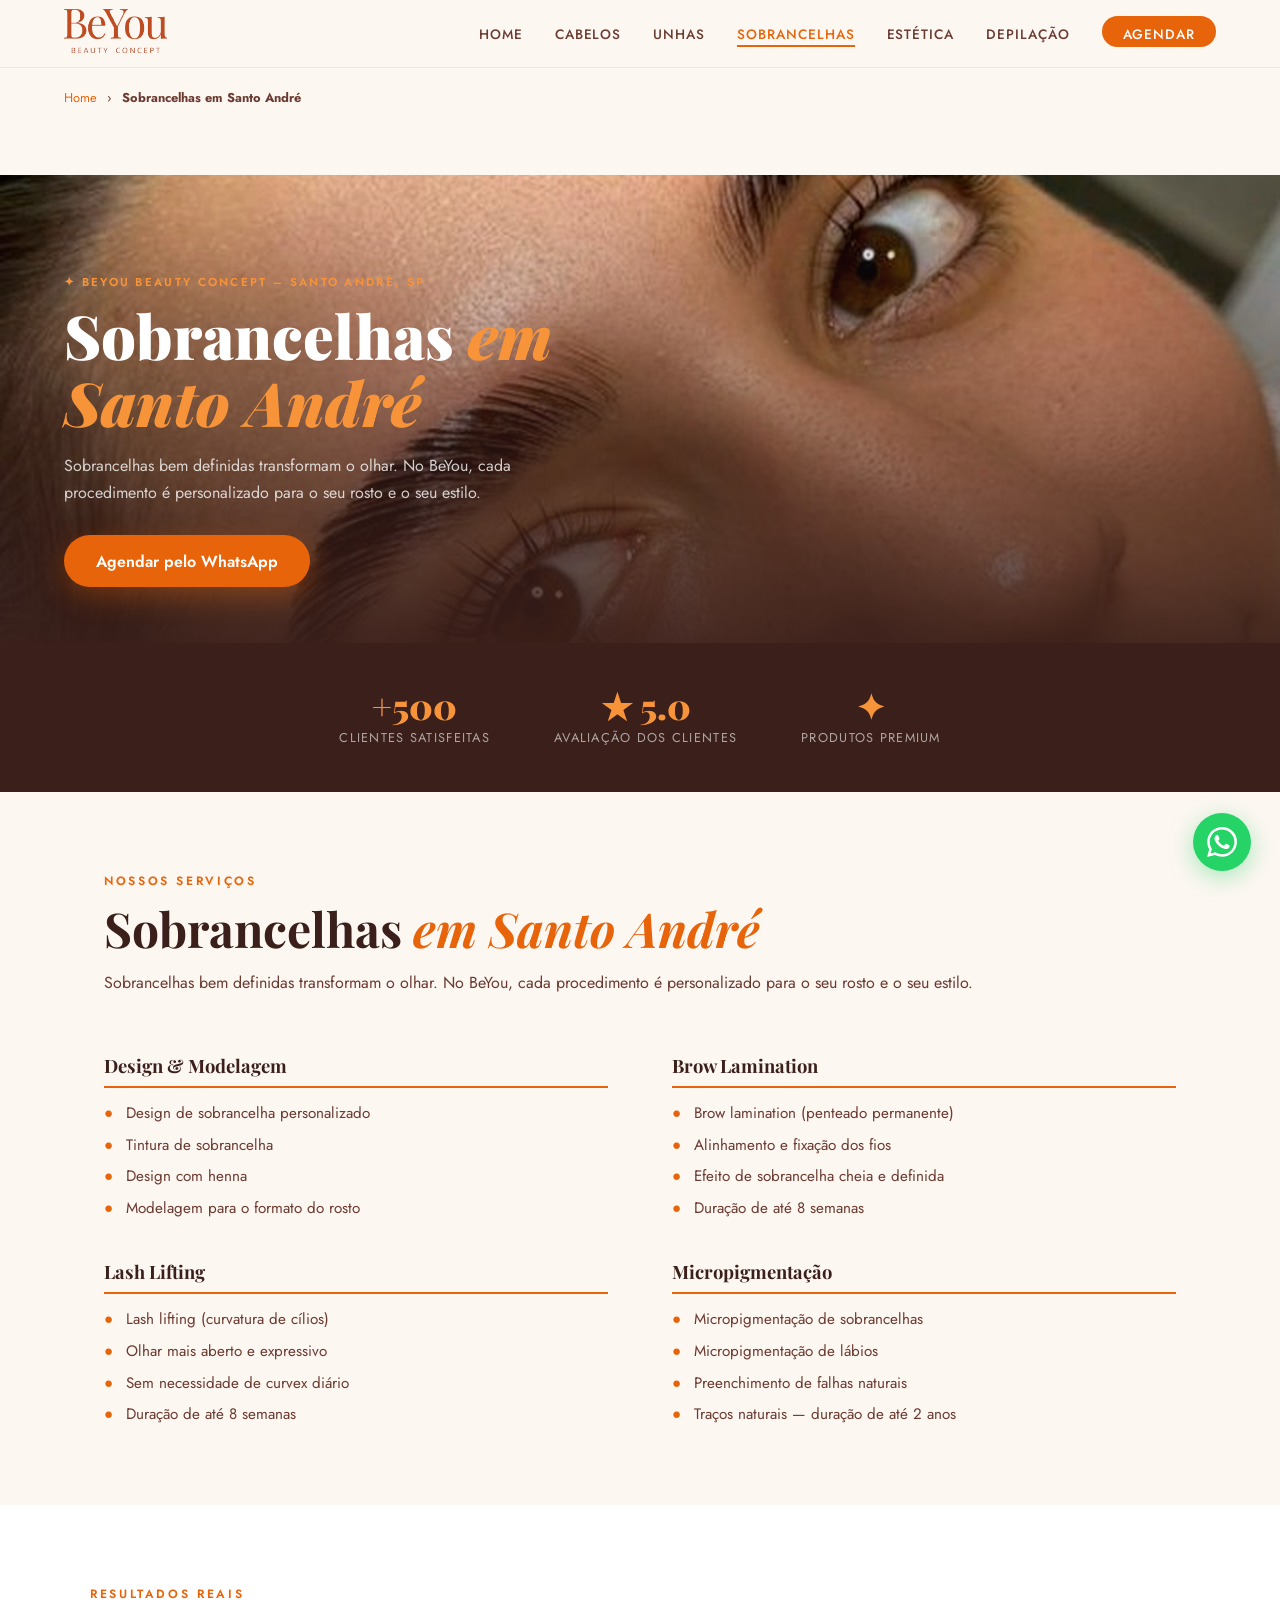
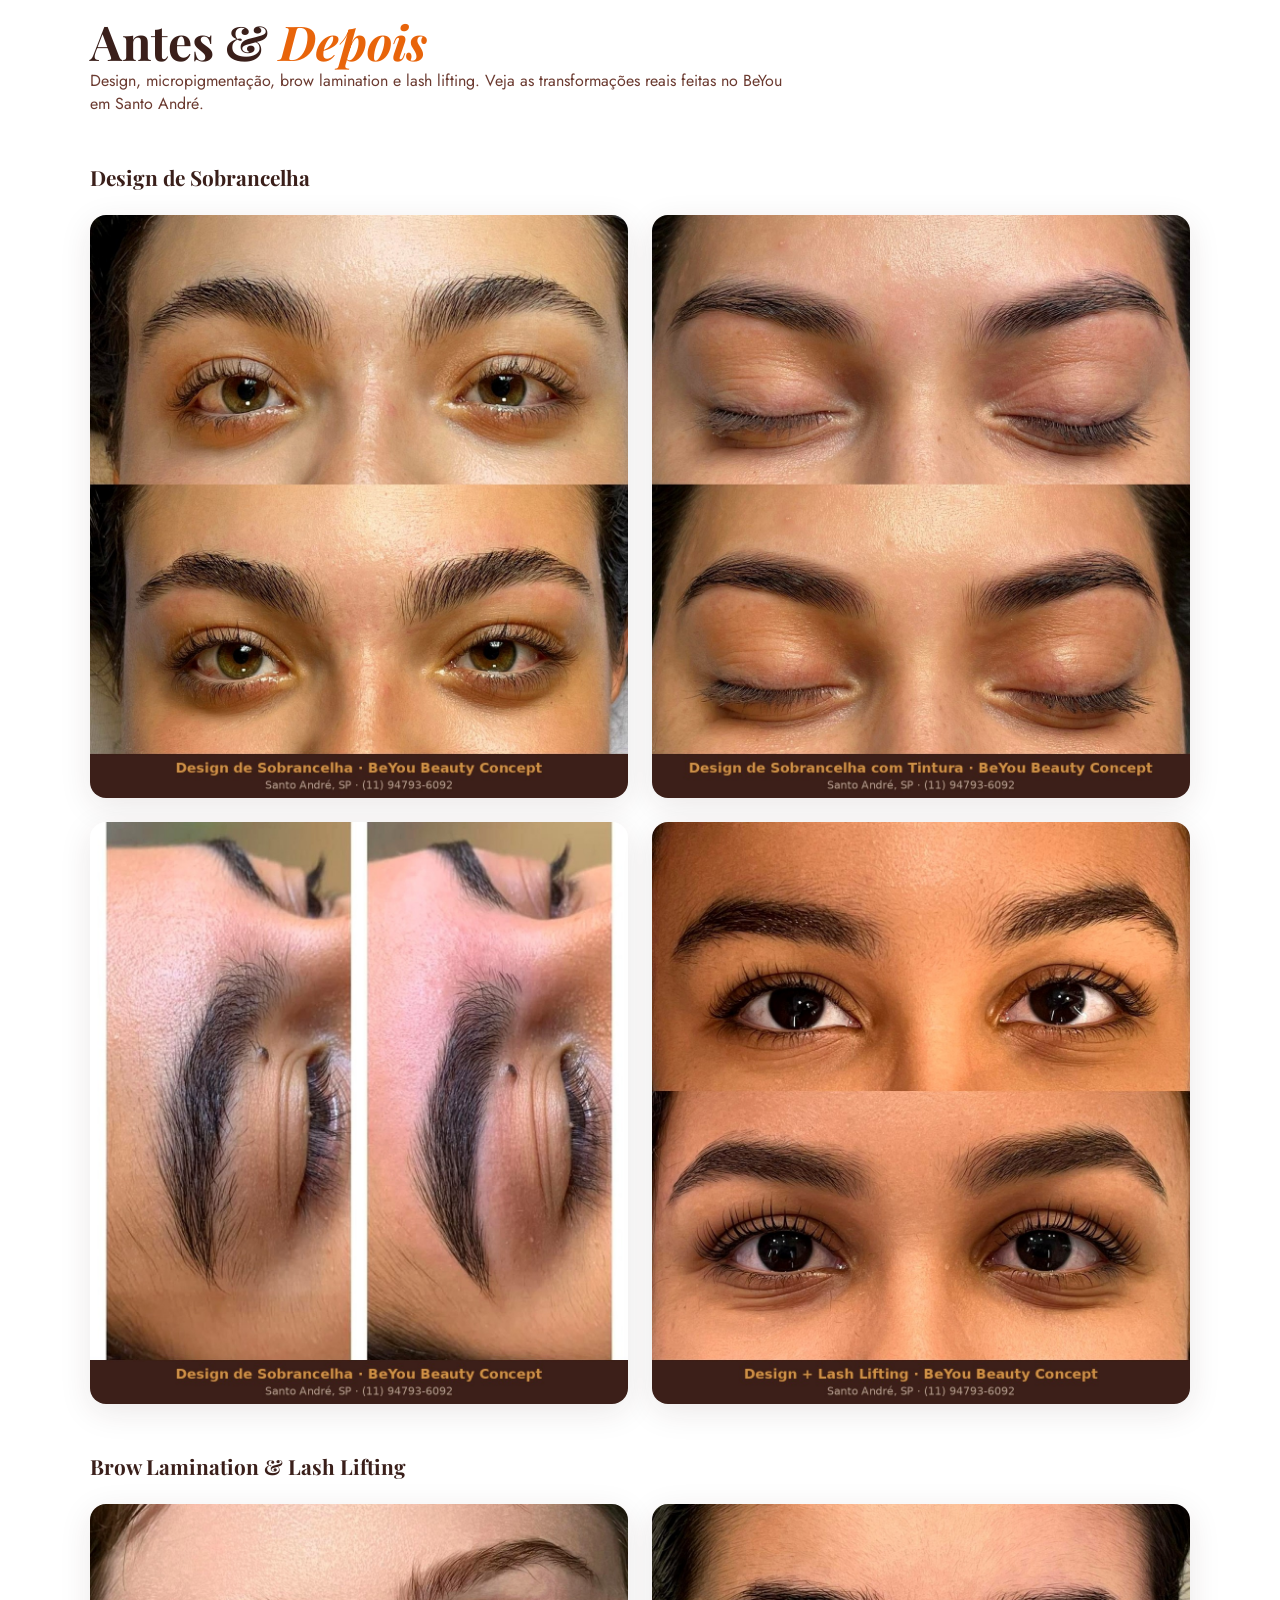
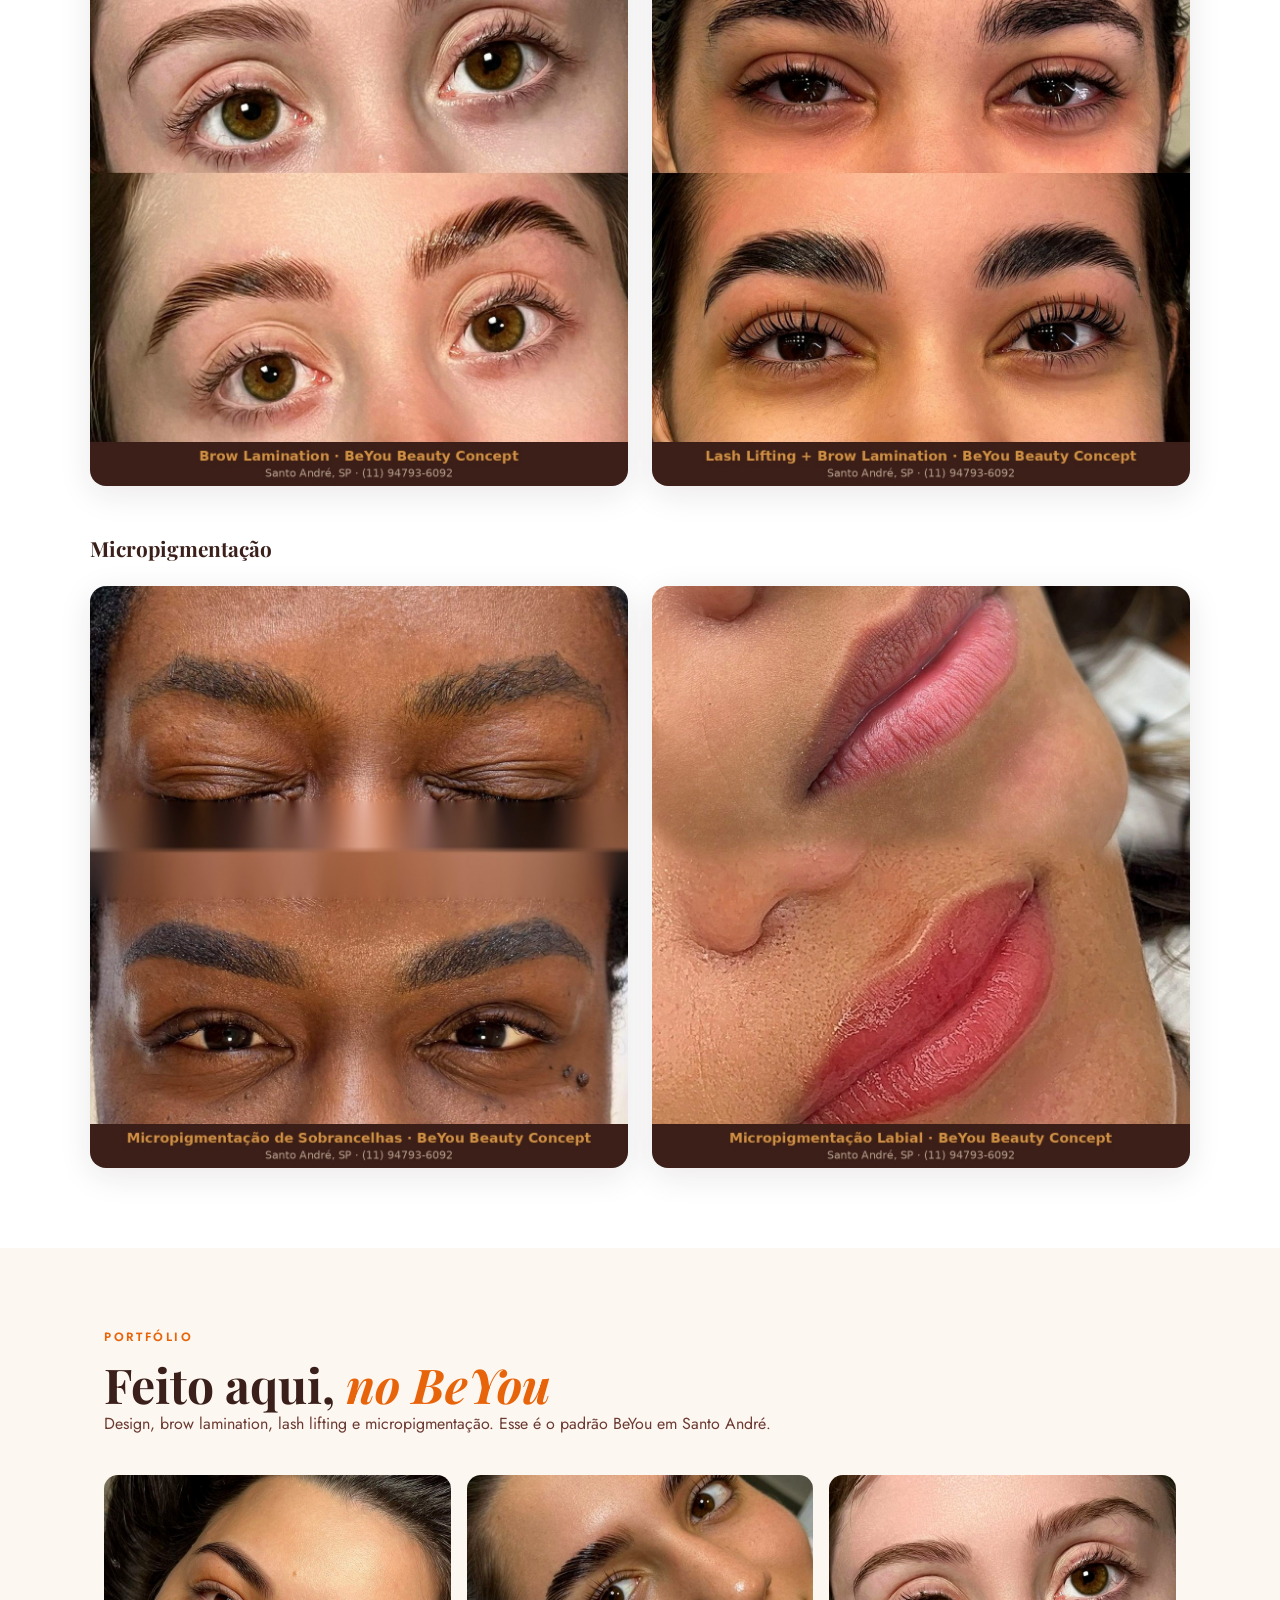
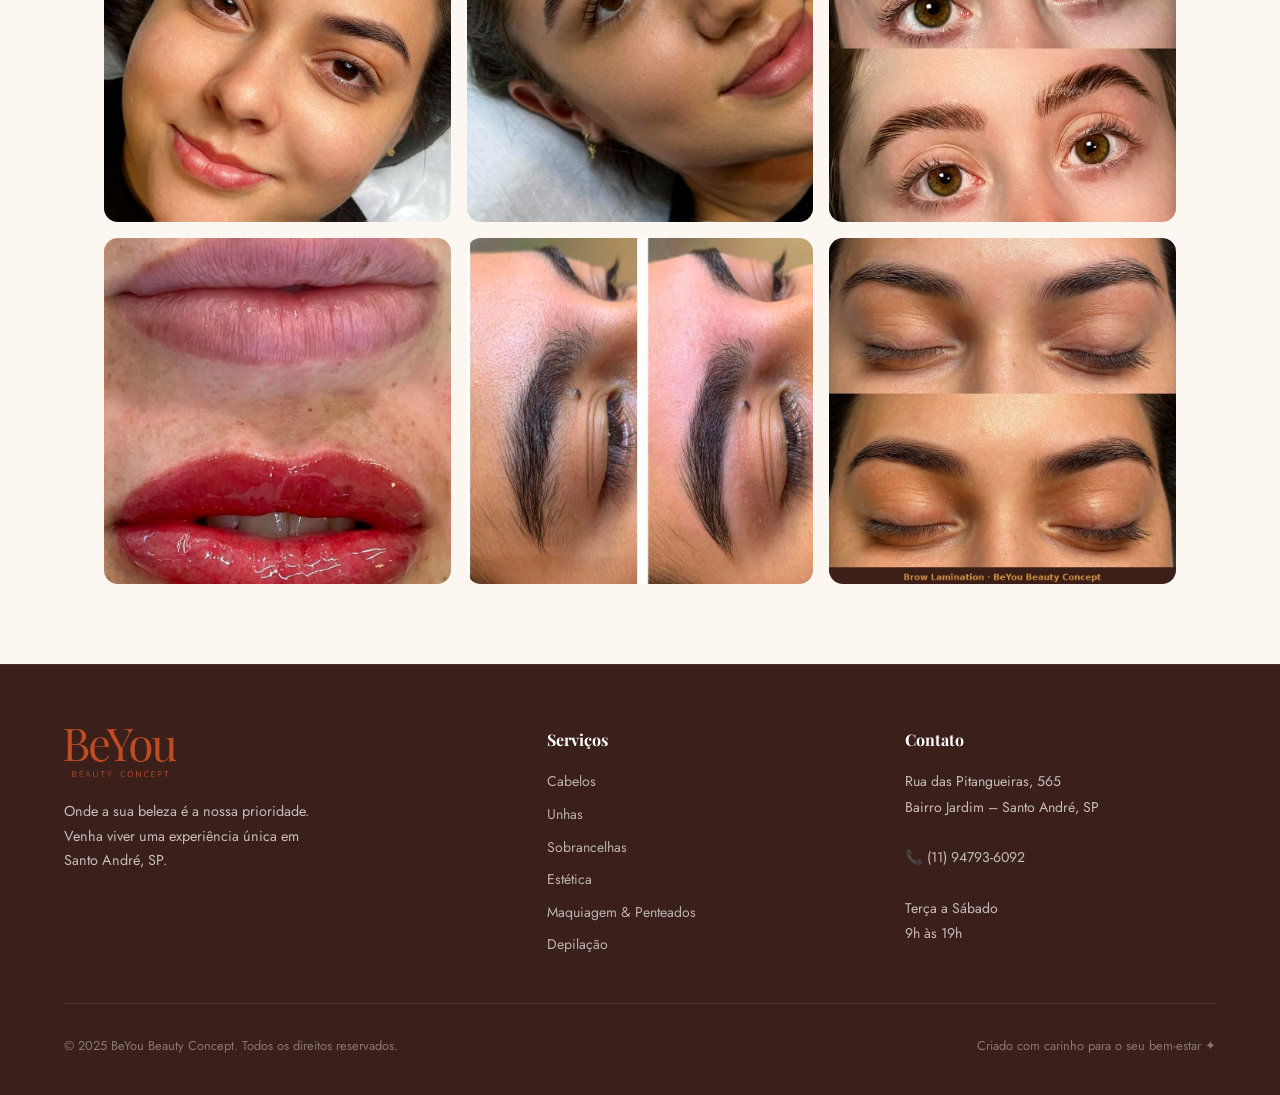
<file: sobrancelhas.html>
<!DOCTYPE html>
<html lang="pt-BR">
<head>
<meta charset="UTF-8">
<meta name="viewport" content="width=device-width, initial-scale=1.0">
<title>Sobrancelhas em Santo André | Design, Micropigmentação, Lash Lifting, Brow Lamination – BeYou Beauty Concept</title>
<meta name="description" content="Design de sobrancelha, brow lamination, lash lifting, micropigmentação de sobrancelhas e lábios em Santo André, SP. Agende no BeYou Beauty Concept!">
<link rel="canonical" href="https://www.beyoubeautyconcept.com.br/sobrancelhas">
<link rel="preconnect" href="https://fonts.googleapis.com">
<link rel="preconnect" href="https://fonts.gstatic.com" crossorigin>
<link href="https://fonts.googleapis.com/css2?family=Playfair+Display:ital,wght@0,400;0,700;0,900;1,400&family=Jost:wght@300;400;500;600&display=swap" rel="stylesheet">
<link rel="stylesheet" href="beyou.css">
<script type="application/ld+json">{"@context":"https://schema.org","@type":"BeautySalon","name":"BeYou Beauty Concept","url":"https://www.beyoubeautyconcept.com.br/sobrancelhas","telephone":"+5511947936092","address":{"@type":"PostalAddress","streetAddress":"Rua das Pitangueiras, 565","addressLocality":"Santo André","addressRegion":"SP","addressCountry":"BR"},"openingHours":"Tu-Sa 09:00-19:00","hasOfferCatalog":{"@type":"OfferCatalog","itemListElement":[{"@type":"Offer","itemOffered":{"@type":"Service","name":"Corte de Cabelo"}},{"@type":"Offer","itemOffered":{"@type":"Service","name":"Coloração"}},{"@type":"Offer","itemOffered":{"@type":"Service","name":"Mechas"}},{"@type":"Offer","itemOffered":{"@type":"Service","name":"Morena Iluminada"}},{"@type":"Offer","itemOffered":{"@type":"Service","name":"Progressiva"}},{"@type":"Offer","itemOffered":{"@type":"Service","name":"Botox Capilar"}}]}}</script>
</head>
<body>

<nav id="navbar">
  <a href="/"><img src="beyou_logo.png" alt="BeYou Beauty Concept" style="height:44px;width:auto;" /></a>
  <ul class="nav-links">
    <li><a href="/">Home</a></li>
    <li><a href="/cabelos">Cabelos</a></li>
    <li><a href="/unhas">Unhas</a></li>
    <li><a href="/sobrancelhas" class="active">Sobrancelhas</a></li>
    <li><a href="/estetica">Estética</a></li>
    <li><a href="/depilacao">Depilação</a></li>
    <li><a href="https://wa.me/11947936092?text=Ol%C3%A1%21%20Gostaria%20de%20agendar%20um%20servi%C3%A7o%20de%20sobrancelhas%20no%20BeYou%21" target="_blank" class="nav-cta">Agendar</a></li>
  </ul>
  <button class="hamburger" id="hamburger" aria-label="Menu"><span></span><span></span><span></span></button>
</nav>
<div class="mobile-menu" id="mobileMenu">
  <a href="/" onclick="closeMobile()">Home</a>
  <a href="/cabelos" onclick="closeMobile()">Cabelos</a>
  <a href="/unhas" onclick="closeMobile()">Unhas</a>
  <a href="/sobrancelhas" onclick="closeMobile()">Sobrancelhas</a>
  <a href="/estetica" onclick="closeMobile()">Estética</a>
  <a href="/depilacao" onclick="closeMobile()">Depilação</a>
  <a href="https://wa.me/11947936092?text=Ol%C3%A1%21%20Gostaria%20de%20agendar%20um%20servi%C3%A7o%20de%20sobrancelhas%20no%20BeYou%21" target="_blank">📲 Agendar pelo WhatsApp</a>
</div>

<div class="breadcrumb"><a href="/">Home</a> <span>›</span> <strong>Sobrancelhas em Santo André</strong></div>

<section class="page-hero">
  <div class="page-hero-bg" style="background-image:url('sobrancelha-hero.jpg');"></div>
  <div class="page-hero-overlay"></div>
  <div class="page-hero-content">
    <span class="page-hero-tag">✦ BeYou Beauty Concept – Santo André, SP</span>
    <h1>Sobrancelhas <em>em Santo André</em></h1>
    <p class="page-hero-desc">Sobrancelhas bem definidas transformam o olhar. No BeYou, cada procedimento é personalizado para o seu rosto e o seu estilo.</p>
    <a href="https://wa.me/11947936092?text=Ol%C3%A1%21%20Gostaria%20de%20agendar%20um%20servi%C3%A7o%20de%20sobrancelhas%20no%20BeYou%21" target="_blank" class="btn-primary">Agendar pelo WhatsApp</a>
  </div>
</section>

<div class="stats-band">
  <div class="stat"><div class="stat-number">+500</div><div class="stat-label">Clientes Satisfeitas</div></div>
  <div class="stat"><div class="stat-number">★ 5.0</div><div class="stat-label">Avaliação dos Clientes</div></div>
  <div class="stat"><div class="stat-number">✦</div><div class="stat-label">Produtos Premium</div></div>
</div>

<main>
<div class="services-section">
  <div class="services-intro">
    <span class="section-tag reveal">Nossos Serviços</span>
    <h2 class="section-title reveal">Sobrancelhas <em>em Santo André</em></h2>
    <p class="reveal">Sobrancelhas bem definidas transformam o olhar. No BeYou, cada procedimento é personalizado para o seu rosto e o seu estilo.</p>
  </div>
  <div class="reveal" style="display:grid;grid-template-columns:1fr 1fr;gap:2.5rem 4rem;margin-top:1rem;">

    <div>
      <h3 style="font-family:'Playfair Display',serif;font-size:1.15rem;font-weight:700;color:var(--brown);margin-bottom:.9rem;padding-bottom:.5rem;border-bottom:2px solid var(--orange);">Design & Modelagem</h3>
      <ul style="list-style:none;display:flex;flex-direction:column;gap:.6rem;">
        <li style="display:flex;gap:.8rem;font-size:.95rem;color:var(--brown-mid);"><span style="color:var(--orange);flex-shrink:0;">●</span>Design de sobrancelha personalizado</li>
        <li style="display:flex;gap:.8rem;font-size:.95rem;color:var(--brown-mid);"><span style="color:var(--orange);flex-shrink:0;">●</span>Tintura de sobrancelha</li>
        <li style="display:flex;gap:.8rem;font-size:.95rem;color:var(--brown-mid);"><span style="color:var(--orange);flex-shrink:0;">●</span>Design com henna</li>
        <li style="display:flex;gap:.8rem;font-size:.95rem;color:var(--brown-mid);"><span style="color:var(--orange);flex-shrink:0;">●</span>Modelagem para o formato do rosto</li>
      </ul>
    </div>

    <div>
      <h3 style="font-family:'Playfair Display',serif;font-size:1.15rem;font-weight:700;color:var(--brown);margin-bottom:.9rem;padding-bottom:.5rem;border-bottom:2px solid var(--orange);">Brow Lamination</h3>
      <ul style="list-style:none;display:flex;flex-direction:column;gap:.6rem;">
        <li style="display:flex;gap:.8rem;font-size:.95rem;color:var(--brown-mid);"><span style="color:var(--orange);flex-shrink:0;">●</span>Brow lamination (penteado permanente)</li>
        <li style="display:flex;gap:.8rem;font-size:.95rem;color:var(--brown-mid);"><span style="color:var(--orange);flex-shrink:0;">●</span>Alinhamento e fixação dos fios</li>
        <li style="display:flex;gap:.8rem;font-size:.95rem;color:var(--brown-mid);"><span style="color:var(--orange);flex-shrink:0;">●</span>Efeito de sobrancelha cheia e definida</li>
        <li style="display:flex;gap:.8rem;font-size:.95rem;color:var(--brown-mid);"><span style="color:var(--orange);flex-shrink:0;">●</span>Duração de até 8 semanas</li>
      </ul>
    </div>

    <div>
      <h3 style="font-family:'Playfair Display',serif;font-size:1.15rem;font-weight:700;color:var(--brown);margin-bottom:.9rem;padding-bottom:.5rem;border-bottom:2px solid var(--orange);">Lash Lifting</h3>
      <ul style="list-style:none;display:flex;flex-direction:column;gap:.6rem;">
        <li style="display:flex;gap:.8rem;font-size:.95rem;color:var(--brown-mid);"><span style="color:var(--orange);flex-shrink:0;">●</span>Lash lifting (curvatura de cílios)</li>
        <li style="display:flex;gap:.8rem;font-size:.95rem;color:var(--brown-mid);"><span style="color:var(--orange);flex-shrink:0;">●</span>Olhar mais aberto e expressivo</li>
        <li style="display:flex;gap:.8rem;font-size:.95rem;color:var(--brown-mid);"><span style="color:var(--orange);flex-shrink:0;">●</span>Sem necessidade de curvex diário</li>
        <li style="display:flex;gap:.8rem;font-size:.95rem;color:var(--brown-mid);"><span style="color:var(--orange);flex-shrink:0;">●</span>Duração de até 8 semanas</li>
      </ul>
    </div>

    <div>
      <h3 style="font-family:'Playfair Display',serif;font-size:1.15rem;font-weight:700;color:var(--brown);margin-bottom:.9rem;padding-bottom:.5rem;border-bottom:2px solid var(--orange);">Micropigmentação</h3>
      <ul style="list-style:none;display:flex;flex-direction:column;gap:.6rem;">
        <li style="display:flex;gap:.8rem;font-size:.95rem;color:var(--brown-mid);"><span style="color:var(--orange);flex-shrink:0;">●</span>Micropigmentação de sobrancelhas</li>
        <li style="display:flex;gap:.8rem;font-size:.95rem;color:var(--brown-mid);"><span style="color:var(--orange);flex-shrink:0;">●</span>Micropigmentação de lábios</li>
        <li style="display:flex;gap:.8rem;font-size:.95rem;color:var(--brown-mid);"><span style="color:var(--orange);flex-shrink:0;">●</span>Preenchimento de falhas naturais</li>
        <li style="display:flex;gap:.8rem;font-size:.95rem;color:var(--brown-mid);"><span style="color:var(--orange);flex-shrink:0;">●</span>Traços naturais — duração de até 2 anos</li>
      </ul>
    </div>

  </div>
</div>

<!-- ANTES E DEPOIS -->
<div style="background:#fff; padding: 5rem 5vw;">
  <div style="max-width:1100px; margin:0 auto;">
    <span class="section-tag reveal">Resultados reais</span>
    <h2 class="section-title reveal">Antes & <em>Depois</em></h2>
    <p class="reveal" style="color:var(--brown-mid);margin-bottom:3rem;max-width:700px;">Design, micropigmentação, brow lamination e lash lifting. Veja as transformações reais feitas no BeYou em Santo André.</p>

    <p class="reveal" style="font-family:'Playfair Display',serif;font-size:1.3rem;font-weight:700;color:var(--brown);margin-bottom:1.5rem;">Design de Sobrancelha</p>
    <div style="display:grid;grid-template-columns:1fr 1fr;gap:1.5rem;margin-bottom:3rem;">
      <div class="reveal" style="border-radius:16px;overflow:hidden;box-shadow:0 8px 32px rgba(58,31,26,.1);">
        <img src="antes-depois-design-sobrancelha.jpg" alt="Antes e depois design de sobrancelha – BeYou Santo André" style="width:100%;display:block;" loading="lazy">
      </div>
      <div class="reveal" style="border-radius:16px;overflow:hidden;box-shadow:0 8px 32px rgba(58,31,26,.1);">
        <img src="antes-depois-design-tintura.jpg" alt="Antes e depois design com tintura – BeYou Santo André" style="width:100%;display:block;" loading="lazy">
      </div>
      <div class="reveal" style="border-radius:16px;overflow:hidden;box-shadow:0 8px 32px rgba(58,31,26,.1);">
        <img src="antes-depois-design-2.jpg" alt="Antes e depois design de sobrancelha – BeYou Santo André" style="width:100%;display:block;" loading="lazy">
      </div>
      <div class="reveal" style="border-radius:16px;overflow:hidden;box-shadow:0 8px 32px rgba(58,31,26,.1);">
        <img src="antes-depois-design-lash.jpg" alt="Antes e depois design + lash lifting – BeYou Santo André" style="width:100%;display:block;" loading="lazy">
      </div>
    </div>

    <p class="reveal" style="font-family:'Playfair Display',serif;font-size:1.3rem;font-weight:700;color:var(--brown);margin-bottom:1.5rem;">Brow Lamination & Lash Lifting</p>
    <div style="display:grid;grid-template-columns:1fr 1fr;gap:1.5rem;margin-bottom:3rem;">
      <div class="reveal" style="border-radius:16px;overflow:hidden;box-shadow:0 8px 32px rgba(58,31,26,.1);">
        <img src="antes-depois-brow-lamination.jpg" alt="Antes e depois brow lamination – BeYou Santo André" style="width:100%;display:block;" loading="lazy">
      </div>
      <div class="reveal" style="border-radius:16px;overflow:hidden;box-shadow:0 8px 32px rgba(58,31,26,.1);">
        <img src="antes-depois-lash-brow.jpg" alt="Antes e depois lash lifting + brow lamination – BeYou Santo André" style="width:100%;display:block;" loading="lazy">
      </div>
    </div>

    <p class="reveal" style="font-family:'Playfair Display',serif;font-size:1.3rem;font-weight:700;color:var(--brown);margin-bottom:1.5rem;">Micropigmentação</p>
    <div style="display:grid;grid-template-columns:1fr 1fr;gap:1.5rem;">
      <div class="reveal" style="border-radius:16px;overflow:hidden;box-shadow:0 8px 32px rgba(58,31,26,.1);">
        <img src="antes-depois-micropigmentacao.jpg" alt="Antes e depois micropigmentação de sobrancelhas – BeYou Santo André" style="width:100%;display:block;" loading="lazy">
      </div>
      <div class="reveal" style="border-radius:16px;overflow:hidden;box-shadow:0 8px 32px rgba(58,31,26,.1);">
        <img src="antes-depois-micropig-labial.jpg" alt="Antes e depois micropigmentação labial – BeYou Santo André" style="width:100%;display:block;" loading="lazy">
      </div>
    </div>
  </div>
</div>

<!-- GALERIA DE RESULTADOS -->
<div style="padding: 5rem 5vw; max-width:1200px; margin:0 auto;">
  <span class="section-tag reveal">Portfólio</span>
  <h2 class="section-title reveal">Feito aqui, <em>no BeYou</em></h2>
  <p class="reveal" style="color:var(--brown-mid);margin-bottom:2.5rem;">Design, brow lamination, lash lifting e micropigmentação. Esse é o padrão BeYou em Santo André.</p>
  <div style="display:grid; grid-template-columns:repeat(3,1fr); gap:1rem;">
    <div style="border-radius:14px;overflow:hidden;aspect-ratio:1/1;"><img src="sobrancelha-design-label.jpg"    alt="Design de sobrancelha – BeYou Santo André"       style="width:100%;height:100%;object-fit:cover;" loading="lazy"></div>
    <div style="border-radius:14px;overflow:hidden;aspect-ratio:1/1;"><img src="sobrancelha-design-jovem.jpg"    alt="Design sobrancelha jovem – BeYou Santo André"    style="width:100%;height:100%;object-fit:cover;" loading="lazy"></div>
    <div style="border-radius:14px;overflow:hidden;aspect-ratio:1/1;"><img src="sobrancelha-lash-lifting.jpg"    alt="Lash lifting – BeYou Santo André"                style="width:100%;height:100%;object-fit:cover;" loading="lazy"></div>
    <div style="border-radius:14px;overflow:hidden;aspect-ratio:1/1;"><img src="sobrancelha-lash-lifting-2.jpg"  alt="Lash lifting cílios – BeYou Santo André"         style="width:100%;height:100%;object-fit:cover;" loading="lazy"></div>
    <div style="border-radius:14px;overflow:hidden;aspect-ratio:1/1;"><img src="sobrancelha-brow-lamination.jpg" alt="Brow lamination – BeYou Santo André"             style="width:100%;height:100%;object-fit:cover;" loading="lazy"></div>
    <div style="border-radius:14px;overflow:hidden;aspect-ratio:1/1;"><img src="sobrancelha-ad-brow-fechados.jpg" alt="Sobrancelhas definidas – BeYou Santo André"     style="width:100%;height:100%;object-fit:cover;" loading="lazy"></div>
  </div>
</div>

<div style="display:none">

<section class="seo-section">
  <div class="seo-inner">
    <span class="section-tag">BeYou em Santo André</span>
    <h2 class="section-title">O melhor salão de cabelo em Santo André, SP</h2>
    <p>O <strong>BeYou Beauty Concept</strong> é referência em <strong>design de sobrancelha em Santo André</strong>. Cada modelagem é personalizada para o formato do rosto, valorizando o olhar de forma natural e harmoniosa.</p><p>Realizamos <strong>micropigmentação de sobrancelhas em Santo André</strong> e <strong>micropigmentação de lábios em Santo André</strong>, com técnicas semipermanentes de até 2 anos de duração. Também oferecemos <strong>brow lamination e lash lifting em Santo André</strong> para quem quer praticidade no dia a dia.</p><p>Na <strong>Rua das Pitangueiras, 565 – Bairro Jardim, Santo André, SP</strong>. De terça a sábado, das 9h às 19h. Agende: <strong>(11) 94793-6092</strong>.</p><p>Também oferecemos <strong>progressiva e botox capilar em Santo André</strong>, hidratação profunda e tratamentos personalizados para cada tipo de cabelo.</p><p>Na <strong>Rua das Pitangueiras, 565 – Bairro Jardim, Santo André, SP</strong>. Atendemos de terça a sábado, das 9h às 19h. Agende: <strong>(11) 94793-6092</strong>.</p>
  </div>
</section>

<section class="cta-section">
  <span class="section-tag">Agende Agora</span>
  <h2>Pronta para a sua <em>transformação?</em></h2>
  <p>Nossa equipe está pronta para atender você de terça a sábado, das 9h às 19h, em Santo André.</p>
  <a href="https://wa.me/11947936092?text=Ol%C3%A1%21%20Gostaria%20de%20agendar%20um%20servi%C3%A7o%20de%20sobrancelhas%20no%20BeYou%21" target="_blank" class="btn-primary">Agendar pelo WhatsApp 💬</a>
</section>
</main>

<footer>
  <div class="footer-grid">
    <div class="footer-brand">
      <img src="beyou_logo.png" alt="BeYou Beauty Concept" class="footer-logo" />
      <p>Onde a sua beleza é a nossa prioridade. Venha viver uma experiência única em Santo André, SP.</p>
    </div>
    <div class="footer-col">
      <h4>Serviços</h4>
      <ul>
        <li><a href="/cabelos">Cabelos</a></li>
        <li><a href="/unhas">Unhas</a></li>
        <li><a href="/sobrancelhas" class="active">Sobrancelhas</a></li>
        <li><a href="/estetica">Estética</a></li>
        <li><a href="/maquiagem">Maquiagem & Penteados</a></li>
        <li><a href="/depilacao">Depilação</a></li>
      </ul>
    </div>
    <div class="footer-col">
      <h4>Contato</h4>
      <p>Rua das Pitangueiras, 565<br>Bairro Jardim – Santo André, SP<br><br>📞 (11) 94793-6092<br><br>Terça a Sábado<br>9h às 19h</p>
    </div>
  </div>
  <div class="footer-bottom">
    <span>© 2025 BeYou Beauty Concept. Todos os direitos reservados.</span>
    <span>Criado com carinho para o seu bem-estar ✦</span>
  </div>
</footer>

<a href="https://wa.me/11947936092?text=Ol%C3%A1%21%20Gostaria%20de%20agendar%20um%20servi%C3%A7o%20de%20sobrancelhas%20no%20BeYou%21" target="_blank" class="wa-float" aria-label="WhatsApp">
  <svg viewBox="0 0 24 24"><path d="M17.472 14.382c-.297-.149-1.758-.867-2.03-.967-.273-.099-.471-.148-.67.15-.197.297-.767.966-.94 1.164-.173.199-.347.223-.644.075-.297-.15-1.255-.463-2.39-1.475-.883-.788-1.48-1.761-1.653-2.059-.173-.297-.018-.458.13-.606.134-.133.298-.347.446-.52.149-.174.198-.298.298-.497.099-.198.05-.371-.025-.52-.075-.149-.669-1.612-.916-2.207-.242-.579-.487-.5-.669-.51-.173-.008-.371-.01-.57-.01-.198 0-.52.074-.792.372-.272.297-1.04 1.016-1.04 2.479 0 1.462 1.065 2.875 1.213 3.074.149.198 2.096 3.2 5.077 4.487.709.306 1.262.489 1.694.625.712.227 1.36.195 1.871.118.571-.085 1.758-.719 2.006-1.413.248-.694.248-1.289.173-1.413-.074-.124-.272-.198-.57-.347m-5.421 7.403h-.004a9.87 9.87 0 01-5.031-1.378l-.361-.214-3.741.982.998-3.648-.235-.374a9.86 9.86 0 01-1.51-5.26c.001-5.45 4.436-9.884 9.888-9.884 2.64 0 5.122 1.03 6.988 2.898a9.825 9.825 0 012.893 6.994c-.003 5.45-4.437 9.884-9.885 9.884m8.413-18.297A11.815 11.815 0 0012.05 0C5.495 0 .16 5.335.157 11.892c0 2.096.547 4.142 1.588 5.945L.057 24l6.305-1.654a11.882 11.882 0 005.683 1.448h.005c6.554 0 11.89-5.335 11.893-11.893a11.821 11.821 0 00-3.48-8.413z" fill="#fff"/></svg>
</a>

  <script>
    const navbar = document.getElementById("navbar");
    window.addEventListener("scroll", () => navbar.classList.toggle("scrolled", window.scrollY > 40));
    const hamburger = document.getElementById("hamburger");
    const mobileMenu = document.getElementById("mobileMenu");
    hamburger.addEventListener("click", () => mobileMenu.classList.toggle("open"));
    function closeMobile() { mobileMenu.classList.remove("open"); }
    const observer = new IntersectionObserver((entries) => {
      entries.forEach(entry => { if (entry.isIntersecting) { entry.target.classList.add("visible"); observer.unobserve(entry.target); } });
    }, { threshold: 0.12 });
    document.querySelectorAll(".reveal").forEach(el => observer.observe(el));
  </script>
</body>
</html>
</file>
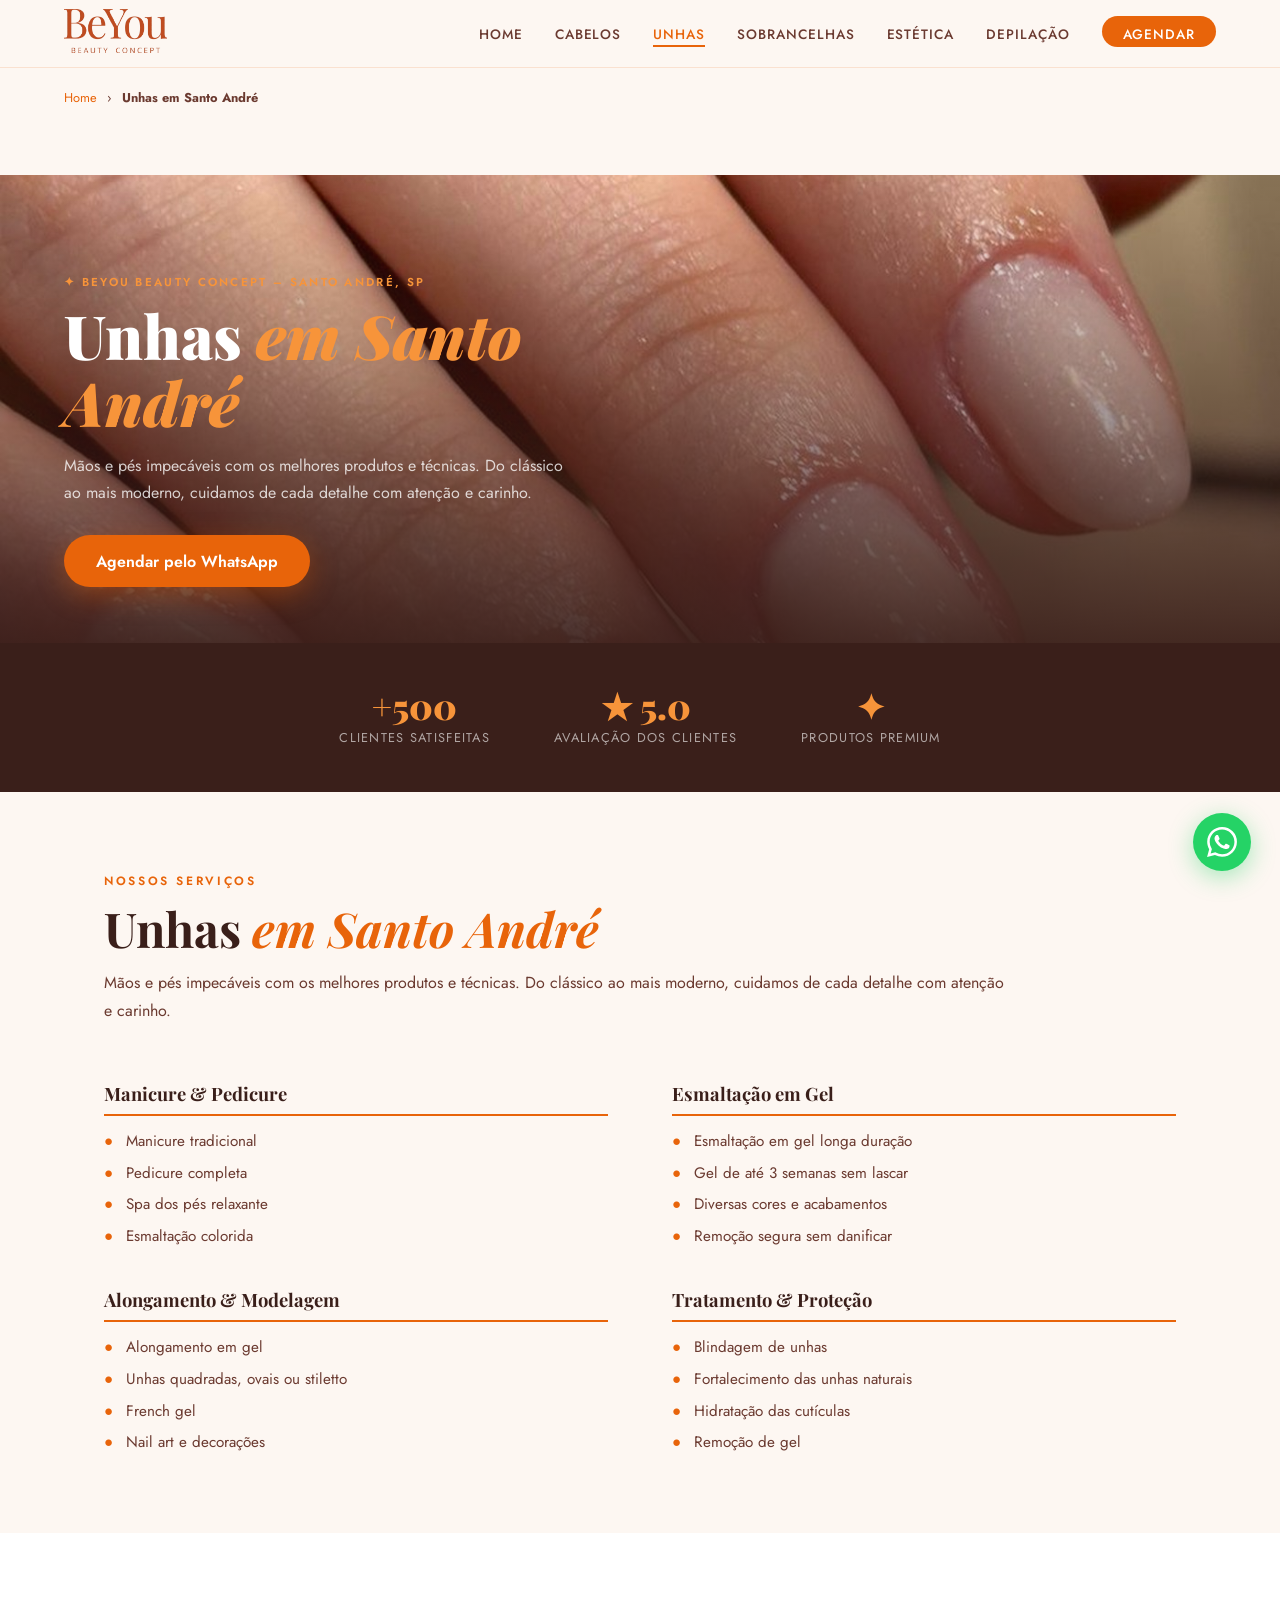
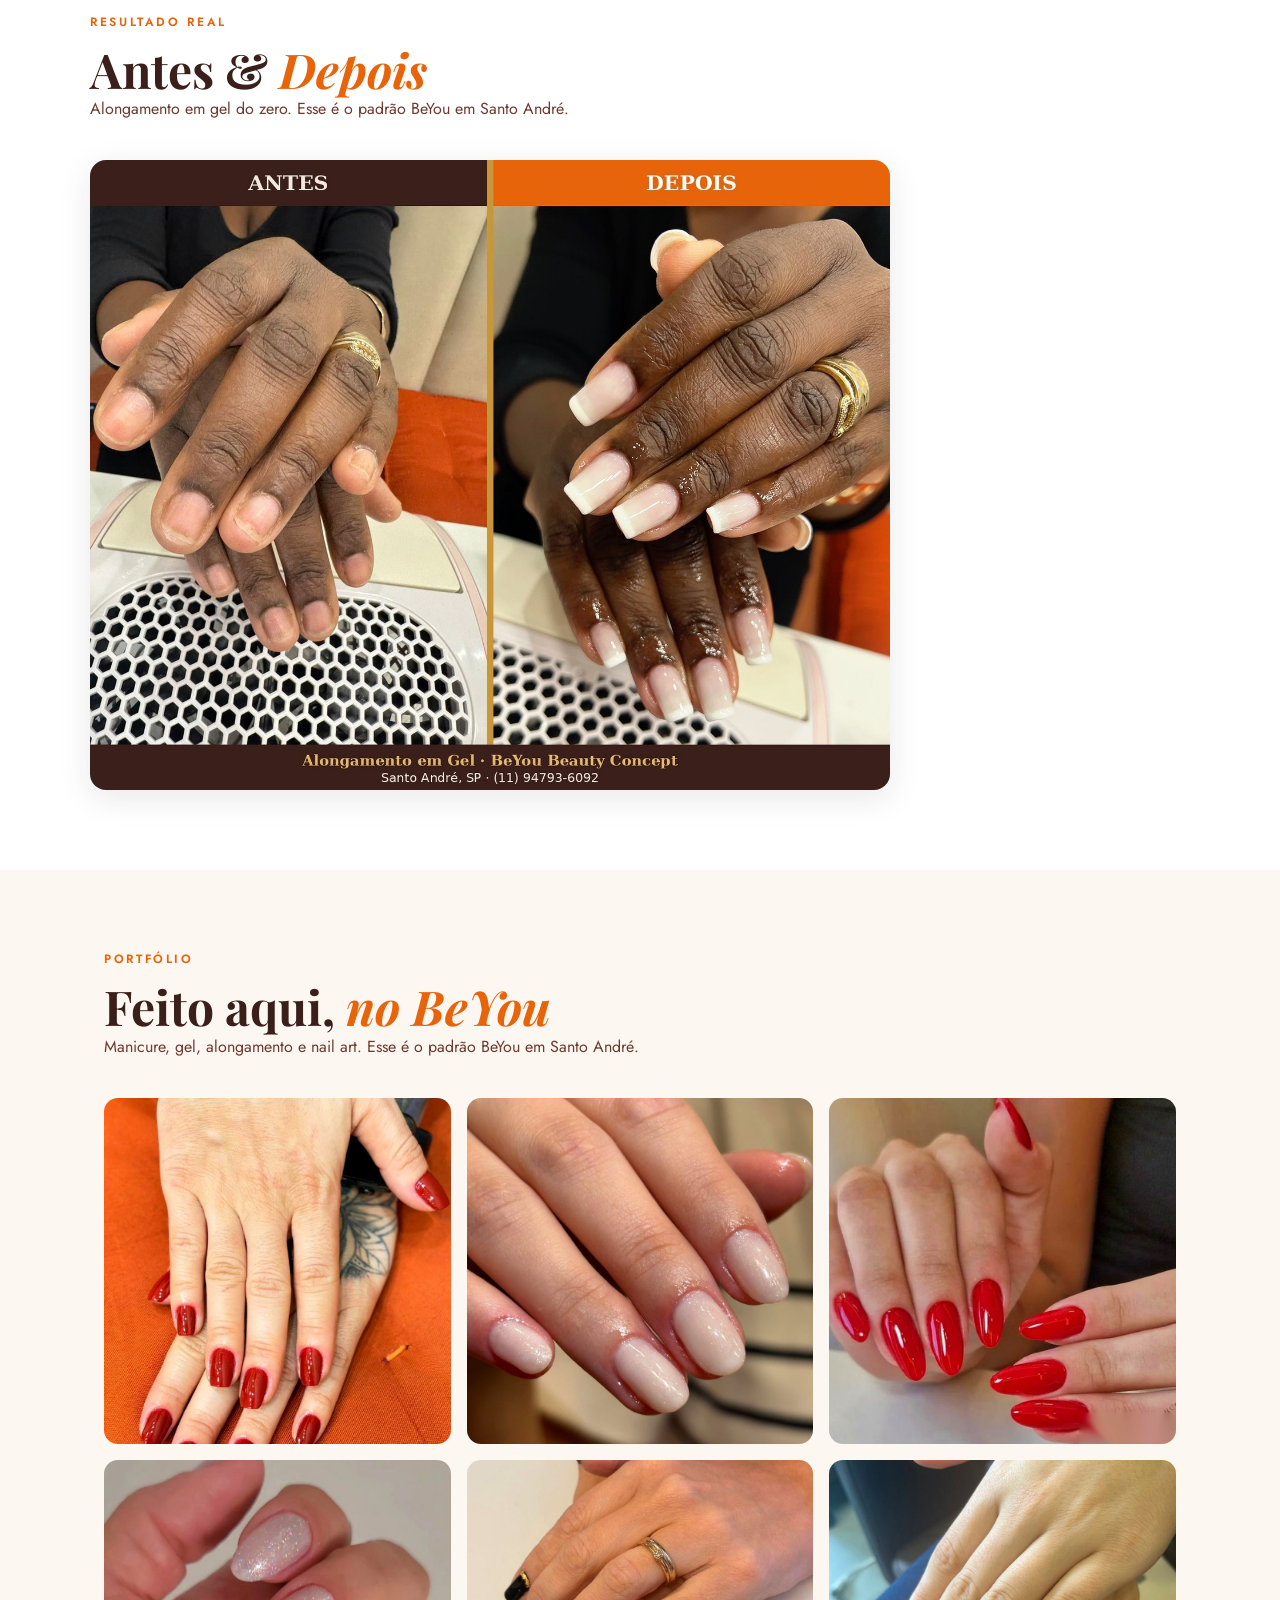
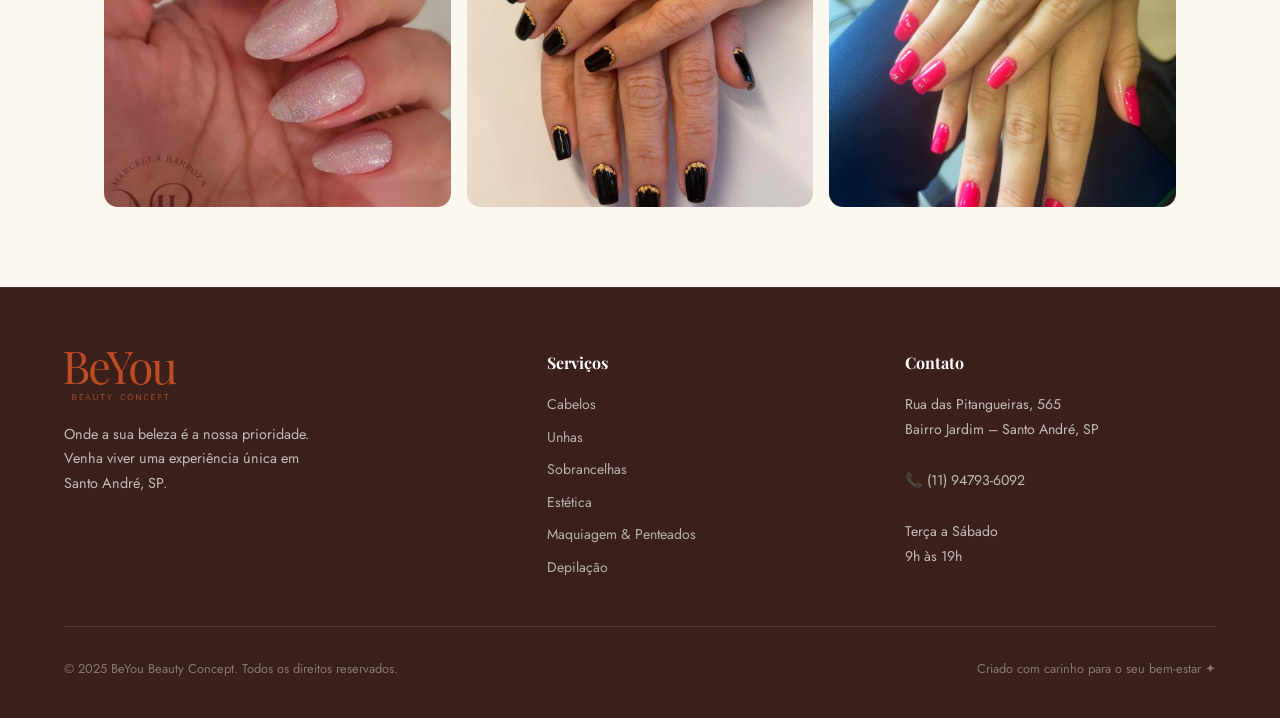
<file: unhas.html>
<!DOCTYPE html>
<html lang="pt-BR">
<head>
<meta charset="UTF-8">
<meta name="viewport" content="width=device-width, initial-scale=1.0">
<title>Unhas em Santo André | Manicure, Pedicure, Gel, Alongamento – BeYou Beauty Concept</title>
<meta name="description" content="Manicure, pedicure, spa dos pés, alongamento em gel, esmaltação em gel e blindagem em Santo André, SP. Agende no BeYou Beauty Concept!">
<link rel="canonical" href="https://www.beyoubeautyconcept.com.br/unhas">
<link rel="preconnect" href="https://fonts.googleapis.com">
<link rel="preconnect" href="https://fonts.gstatic.com" crossorigin>
<link href="https://fonts.googleapis.com/css2?family=Playfair+Display:ital,wght@0,400;0,700;0,900;1,400&family=Jost:wght@300;400;500;600&display=swap" rel="stylesheet">
<link rel="stylesheet" href="beyou.css">
<script type="application/ld+json">{"@context":"https://schema.org","@type":"BeautySalon","name":"BeYou Beauty Concept","url":"https://www.beyoubeautyconcept.com.br/unhas","telephone":"+5511947936092","address":{"@type":"PostalAddress","streetAddress":"Rua das Pitangueiras, 565","addressLocality":"Santo André","addressRegion":"SP","addressCountry":"BR"},"openingHours":"Tu-Sa 09:00-19:00","hasOfferCatalog":{"@type":"OfferCatalog","itemListElement":[{"@type":"Offer","itemOffered":{"@type":"Service","name":"Corte de Cabelo"}},{"@type":"Offer","itemOffered":{"@type":"Service","name":"Coloração"}},{"@type":"Offer","itemOffered":{"@type":"Service","name":"Mechas"}},{"@type":"Offer","itemOffered":{"@type":"Service","name":"Morena Iluminada"}},{"@type":"Offer","itemOffered":{"@type":"Service","name":"Progressiva"}},{"@type":"Offer","itemOffered":{"@type":"Service","name":"Botox Capilar"}}]}}</script>
</head>
<body>

<nav id="navbar">
  <a href="/"><img src="beyou_logo.png" alt="BeYou Beauty Concept" style="height:44px;width:auto;" /></a>
  <ul class="nav-links">
    <li><a href="/">Home</a></li>
    <li><a href="/cabelos">Cabelos</a></li>
    <li><a href="/unhas" class="active">Unhas</a></li>
    <li><a href="/sobrancelhas">Sobrancelhas</a></li>
    <li><a href="/estetica">Estética</a></li>
    <li><a href="/depilacao">Depilação</a></li>
    <li><a href="https://wa.me/11947936092?text=Ol%C3%A1%21%20Gostaria%20de%20agendar%20um%20servi%C3%A7o%20de%20unhas%20no%20BeYou%21" target="_blank" class="nav-cta">Agendar</a></li>
  </ul>
  <button class="hamburger" id="hamburger" aria-label="Menu"><span></span><span></span><span></span></button>
</nav>
<div class="mobile-menu" id="mobileMenu">
  <a href="/" onclick="closeMobile()">Home</a>
  <a href="/cabelos" onclick="closeMobile()">Cabelos</a>
  <a href="/unhas" onclick="closeMobile()">Unhas</a>
  <a href="/sobrancelhas" onclick="closeMobile()">Sobrancelhas</a>
  <a href="/estetica" onclick="closeMobile()">Estética</a>
  <a href="/depilacao" onclick="closeMobile()">Depilação</a>
  <a href="https://wa.me/11947936092?text=Ol%C3%A1%21%20Gostaria%20de%20agendar%20um%20servi%C3%A7o%20de%20unhas%20no%20BeYou%21" target="_blank">📲 Agendar pelo WhatsApp</a>
</div>

<div class="breadcrumb"><a href="/">Home</a> <span>›</span> <strong>Unhas em Santo André</strong></div>

<section class="page-hero">
  <div class="page-hero-bg" style="background-image:url('unha-hero.jpg');"></div>
  <div class="page-hero-overlay"></div>
  <div class="page-hero-content">
    <span class="page-hero-tag">✦ BeYou Beauty Concept – Santo André, SP</span>
    <h1>Unhas <em>em Santo André</em></h1>
    <p class="page-hero-desc">Mãos e pés impecáveis com os melhores produtos e técnicas. Do clássico ao mais moderno, cuidamos de cada detalhe com atenção e carinho.</p>
    <a href="https://wa.me/11947936092?text=Ol%C3%A1%21%20Gostaria%20de%20agendar%20um%20servi%C3%A7o%20de%20unhas%20no%20BeYou%21" target="_blank" class="btn-primary">Agendar pelo WhatsApp</a>
  </div>
</section>

<div class="stats-band">
  <div class="stat"><div class="stat-number">+500</div><div class="stat-label">Clientes Satisfeitas</div></div>
  <div class="stat"><div class="stat-number">★ 5.0</div><div class="stat-label">Avaliação dos Clientes</div></div>
  <div class="stat"><div class="stat-number">✦</div><div class="stat-label">Produtos Premium</div></div>
</div>

<main>
<div class="services-section">
  <div class="services-intro">
    <span class="section-tag reveal">Nossos Serviços</span>
    <h2 class="section-title reveal">Unhas <em>em Santo André</em></h2>
    <p class="reveal">Mãos e pés impecáveis com os melhores produtos e técnicas. Do clássico ao mais moderno, cuidamos de cada detalhe com atenção e carinho.</p>
  </div>
  <div class="reveal" style="display:grid;grid-template-columns:1fr 1fr;gap:2.5rem 4rem;margin-top:1rem;">

    <div>
      <h3 style="font-family:'Playfair Display',serif;font-size:1.15rem;font-weight:700;color:var(--brown);margin-bottom:.9rem;padding-bottom:.5rem;border-bottom:2px solid var(--orange);">Manicure & Pedicure</h3>
      <ul style="list-style:none;display:flex;flex-direction:column;gap:.6rem;">
        <li style="display:flex;gap:.8rem;font-size:.95rem;color:var(--brown-mid);"><span style="color:var(--orange);flex-shrink:0;">●</span>Manicure tradicional</li>
        <li style="display:flex;gap:.8rem;font-size:.95rem;color:var(--brown-mid);"><span style="color:var(--orange);flex-shrink:0;">●</span>Pedicure completa</li>
        <li style="display:flex;gap:.8rem;font-size:.95rem;color:var(--brown-mid);"><span style="color:var(--orange);flex-shrink:0;">●</span>Spa dos pés relaxante</li>
        <li style="display:flex;gap:.8rem;font-size:.95rem;color:var(--brown-mid);"><span style="color:var(--orange);flex-shrink:0;">●</span>Esmaltação colorida</li>
      </ul>
    </div>

    <div>
      <h3 style="font-family:'Playfair Display',serif;font-size:1.15rem;font-weight:700;color:var(--brown);margin-bottom:.9rem;padding-bottom:.5rem;border-bottom:2px solid var(--orange);">Esmaltação em Gel</h3>
      <ul style="list-style:none;display:flex;flex-direction:column;gap:.6rem;">
        <li style="display:flex;gap:.8rem;font-size:.95rem;color:var(--brown-mid);"><span style="color:var(--orange);flex-shrink:0;">●</span>Esmaltação em gel longa duração</li>
        <li style="display:flex;gap:.8rem;font-size:.95rem;color:var(--brown-mid);"><span style="color:var(--orange);flex-shrink:0;">●</span>Gel de até 3 semanas sem lascar</li>
        <li style="display:flex;gap:.8rem;font-size:.95rem;color:var(--brown-mid);"><span style="color:var(--orange);flex-shrink:0;">●</span>Diversas cores e acabamentos</li>
        <li style="display:flex;gap:.8rem;font-size:.95rem;color:var(--brown-mid);"><span style="color:var(--orange);flex-shrink:0;">●</span>Remoção segura sem danificar</li>
      </ul>
    </div>

    <div>
      <h3 style="font-family:'Playfair Display',serif;font-size:1.15rem;font-weight:700;color:var(--brown);margin-bottom:.9rem;padding-bottom:.5rem;border-bottom:2px solid var(--orange);">Alongamento & Modelagem</h3>
      <ul style="list-style:none;display:flex;flex-direction:column;gap:.6rem;">
        <li style="display:flex;gap:.8rem;font-size:.95rem;color:var(--brown-mid);"><span style="color:var(--orange);flex-shrink:0;">●</span>Alongamento em gel</li>
        <li style="display:flex;gap:.8rem;font-size:.95rem;color:var(--brown-mid);"><span style="color:var(--orange);flex-shrink:0;">●</span>Unhas quadradas, ovais ou stiletto</li>
        <li style="display:flex;gap:.8rem;font-size:.95rem;color:var(--brown-mid);"><span style="color:var(--orange);flex-shrink:0;">●</span>French gel</li>
        <li style="display:flex;gap:.8rem;font-size:.95rem;color:var(--brown-mid);"><span style="color:var(--orange);flex-shrink:0;">●</span>Nail art e decorações</li>
      </ul>
    </div>

    <div>
      <h3 style="font-family:'Playfair Display',serif;font-size:1.15rem;font-weight:700;color:var(--brown);margin-bottom:.9rem;padding-bottom:.5rem;border-bottom:2px solid var(--orange);">Tratamento & Proteção</h3>
      <ul style="list-style:none;display:flex;flex-direction:column;gap:.6rem;">
        <li style="display:flex;gap:.8rem;font-size:.95rem;color:var(--brown-mid);"><span style="color:var(--orange);flex-shrink:0;">●</span>Blindagem de unhas</li>
        <li style="display:flex;gap:.8rem;font-size:.95rem;color:var(--brown-mid);"><span style="color:var(--orange);flex-shrink:0;">●</span>Fortalecimento das unhas naturais</li>
        <li style="display:flex;gap:.8rem;font-size:.95rem;color:var(--brown-mid);"><span style="color:var(--orange);flex-shrink:0;">●</span>Hidratação das cutículas</li>
        <li style="display:flex;gap:.8rem;font-size:.95rem;color:var(--brown-mid);"><span style="color:var(--orange);flex-shrink:0;">●</span>Remoção de gel</li>
      </ul>
    </div>

  </div>
</div>

<!-- ANTES E DEPOIS -->
<div style="background:#fff; padding: 5rem 5vw;">
  <div style="max-width:1100px; margin:0 auto;">
    <span class="section-tag reveal">Resultado real</span>
    <h2 class="section-title reveal">Antes & <em>Depois</em></h2>
    <p class="reveal" style="color:var(--brown-mid);margin-bottom:2.5rem;max-width:560px;">Alongamento em gel do zero. Esse é o padrão BeYou em Santo André.</p>
    <div style="display:grid; grid-template-columns:1fr; gap:1.5rem; max-width:800px;">
      <div class="reveal" style="border-radius:16px;overflow:hidden;box-shadow:0 8px 32px rgba(58,31,26,.1);">
        <img src="antes-depois-alongamento-gel.jpg" alt="Antes e depois alongamento em gel – BeYou Beauty Concept Santo André" style="width:100%;display:block;" loading="lazy">
      </div>
    </div>
  </div>
</div>

<!-- GALERIA DE RESULTADOS -->
<div style="padding: 5rem 5vw; max-width:1200px; margin:0 auto;">
  <span class="section-tag reveal">Portfólio</span>
  <h2 class="section-title reveal">Feito aqui, <em>no BeYou</em></h2>
  <p class="reveal" style="color:var(--brown-mid);margin-bottom:2.5rem;">Manicure, gel, alongamento e nail art. Esse é o padrão BeYou em Santo André.</p>
  <div style="display:grid; grid-template-columns:repeat(3,1fr); gap:1rem;">
    <div style="border-radius:14px;overflow:hidden;aspect-ratio:1/1;"><img src="unha-bordo-oval.jpg"  alt="Unhas bordô oval – BeYou Santo André"       style="width:100%;height:100%;object-fit:cover;" loading="lazy"></div>
    <div style="border-radius:14px;overflow:hidden;aspect-ratio:1/1;"><img src="unha-nude-oval.jpg"        alt="Unhas nude oval gel – BeYou Santo André"           style="width:100%;height:100%;object-fit:cover;" loading="lazy"></div>
    <div style="border-radius:14px;overflow:hidden;aspect-ratio:1/1;"><img src="unha-preto-dourado.jpg"    alt="Unhas preto detalhes dourados – BeYou Santo André" style="width:100%;height:100%;object-fit:cover;" loading="lazy"></div>
    <div style="border-radius:14px;overflow:hidden;aspect-ratio:1/1;"><img src="unha-vermelho-bordo.jpg"   alt="Unhas vermelho bordô – BeYou Santo André"          style="width:100%;height:100%;object-fit:cover;" loading="lazy"></div>
    <div style="border-radius:14px;overflow:hidden;aspect-ratio:1/1;"><img src="unha-pink-glitter.jpg"     alt="Unhas pink glitter – BeYou Santo André"            style="width:100%;height:100%;object-fit:cover;" loading="lazy"></div>
    <div style="border-radius:14px;overflow:hidden;aspect-ratio:1/1;"><img src="unha-pink-esmaltacao.jpg"  alt="Esmaltação pink – BeYou Santo André"               style="width:100%;height:100%;object-fit:cover;" loading="lazy"></div>
  </div>
</div>

<div style="display:none">

<section class="seo-section">
  <div class="seo-inner">
    <span class="section-tag">BeYou em Santo André</span>
    <h2 class="section-title">O melhor salão de cabelo em Santo André, SP</h2>
    <p>O <strong>BeYou Beauty Concept</strong> oferece serviços completos de unhas em Santo André, SP. Nossa equipe é especializada em <strong>manicure e pedicure em Santo André</strong>, com esmaltação tradicional e em gel de longa duração.</p><p>Realizamos <strong>alongamento de unhas em gel em Santo André</strong>, spa dos pés relaxante e blindagem para unhas mais fortes e bonitas. Para quem busca um acabamento que dura semanas, nossa <strong>esmaltação em gel em Santo André</strong> é a escolha certa.</p><p>Na <strong>Rua das Pitangueiras, 565 – Bairro Jardim, Santo André, SP</strong>. Atendemos de terça a sábado, das 9h às 19h. Agende: <strong>(11) 94793-6092</strong>.</p>
  </div>
</section>

<section class="cta-section">
  <span class="section-tag">Agende Agora</span>
  <h2>Pronta para a sua <em>transformação?</em></h2>
  <p>Nossa equipe está pronta para atender você de terça a sábado, das 9h às 19h, em Santo André.</p>
  <a href="https://wa.me/11947936092?text=Ol%C3%A1%21%20Gostaria%20de%20agendar%20um%20servi%C3%A7o%20de%20unhas%20no%20BeYou%21" target="_blank" class="btn-primary">Agendar pelo WhatsApp 💬</a>
</section>
</main>

<footer>
  <div class="footer-grid">
    <div class="footer-brand">
      <img src="beyou_logo.png" alt="BeYou Beauty Concept" class="footer-logo" />
      <p>Onde a sua beleza é a nossa prioridade. Venha viver uma experiência única em Santo André, SP.</p>
    </div>
    <div class="footer-col">
      <h4>Serviços</h4>
      <ul>
        <li><a href="/cabelos">Cabelos</a></li>
        <li><a href="/unhas" class="active">Unhas</a></li>
        <li><a href="/sobrancelhas">Sobrancelhas</a></li>
        <li><a href="/estetica">Estética</a></li>
        <li><a href="/maquiagem">Maquiagem & Penteados</a></li>
        <li><a href="/depilacao">Depilação</a></li>
      </ul>
    </div>
    <div class="footer-col">
      <h4>Contato</h4>
      <p>Rua das Pitangueiras, 565<br>Bairro Jardim – Santo André, SP<br><br>📞 (11) 94793-6092<br><br>Terça a Sábado<br>9h às 19h</p>
    </div>
  </div>
  <div class="footer-bottom">
    <span>© 2025 BeYou Beauty Concept. Todos os direitos reservados.</span>
    <span>Criado com carinho para o seu bem-estar ✦</span>
  </div>
</footer>

<a href="https://wa.me/11947936092?text=Ol%C3%A1%21%20Gostaria%20de%20agendar%20um%20servi%C3%A7o%20de%20unhas%20no%20BeYou%21" target="_blank" class="wa-float" aria-label="WhatsApp">
  <svg viewBox="0 0 24 24"><path d="M17.472 14.382c-.297-.149-1.758-.867-2.03-.967-.273-.099-.471-.148-.67.15-.197.297-.767.966-.94 1.164-.173.199-.347.223-.644.075-.297-.15-1.255-.463-2.39-1.475-.883-.788-1.48-1.761-1.653-2.059-.173-.297-.018-.458.13-.606.134-.133.298-.347.446-.52.149-.174.198-.298.298-.497.099-.198.05-.371-.025-.52-.075-.149-.669-1.612-.916-2.207-.242-.579-.487-.5-.669-.51-.173-.008-.371-.01-.57-.01-.198 0-.52.074-.792.372-.272.297-1.04 1.016-1.04 2.479 0 1.462 1.065 2.875 1.213 3.074.149.198 2.096 3.2 5.077 4.487.709.306 1.262.489 1.694.625.712.227 1.36.195 1.871.118.571-.085 1.758-.719 2.006-1.413.248-.694.248-1.289.173-1.413-.074-.124-.272-.198-.57-.347m-5.421 7.403h-.004a9.87 9.87 0 01-5.031-1.378l-.361-.214-3.741.982.998-3.648-.235-.374a9.86 9.86 0 01-1.51-5.26c.001-5.45 4.436-9.884 9.888-9.884 2.64 0 5.122 1.03 6.988 2.898a9.825 9.825 0 012.893 6.994c-.003 5.45-4.437 9.884-9.885 9.884m8.413-18.297A11.815 11.815 0 0012.05 0C5.495 0 .16 5.335.157 11.892c0 2.096.547 4.142 1.588 5.945L.057 24l6.305-1.654a11.882 11.882 0 005.683 1.448h.005c6.554 0 11.89-5.335 11.893-11.893a11.821 11.821 0 00-3.48-8.413z" fill="#fff"/></svg>
</a>

  <script>
    const navbar = document.getElementById("navbar");
    window.addEventListener("scroll", () => navbar.classList.toggle("scrolled", window.scrollY > 40));
    const hamburger = document.getElementById("hamburger");
    const mobileMenu = document.getElementById("mobileMenu");
    hamburger.addEventListener("click", () => mobileMenu.classList.toggle("open"));
    function closeMobile() { mobileMenu.classList.remove("open"); }
    const observer = new IntersectionObserver((entries) => {
      entries.forEach(entry => { if (entry.isIntersecting) { entry.target.classList.add("visible"); observer.unobserve(entry.target); } });
    }, { threshold: 0.12 });
    document.querySelectorAll(".reveal").forEach(el => observer.observe(el));
  </script>
</body>
</html>
</file>
<file: beyou.css>
/* ══════════════════════════════════════════
   BeYou Beauty Concept – CSS Compartilhado
   Usado em TODAS as páginas do site
   ══════════════════════════════════════════ */

*, *::before, *::after { box-sizing: border-box; margin: 0; padding: 0; }

:root {
  --orange:      #E8640A;
  --orange-lt:   #F7943A;
  --nude:        #F5E8DC;
  --brown:       #3A1F1A;
  --brown-mid:   #6B3A30;
  --cream:       #FDF7F2;
  --text:        #2A1510;
  --gold:        #C9922A;
}

html { scroll-behavior: smooth; }

body {
  font-family: 'Jost', sans-serif;
  background: var(--cream);
  color: var(--text);
  overflow-x: hidden;
}

/* ── SCROLLBAR ── */
::-webkit-scrollbar { width: 6px; }
::-webkit-scrollbar-track { background: var(--nude); }
::-webkit-scrollbar-thumb { background: var(--orange); border-radius: 3px; }

/* ── NAVBAR ── */
nav {
  position: fixed; top: 0; left: 0; right: 0; z-index: 100;
  display: flex; align-items: center; justify-content: space-between;
  padding: 0 5vw; height: 68px;
  background: rgba(253,247,242,0.92);
  backdrop-filter: blur(14px);
  border-bottom: 1px solid rgba(232,100,10,0.15);
  transition: box-shadow .3s;
}
nav.scrolled { box-shadow: 0 4px 24px rgba(58,31,26,.12); }

.nav-logo img { height: 44px; width: auto; display: block; }

.nav-links { display: flex; gap: 2rem; list-style: none; }
.nav-links a {
  font-size: .85rem; font-weight: 500; letter-spacing: .07em;
  text-transform: uppercase; color: var(--brown-mid);
  text-decoration: none; position: relative; padding-bottom: 3px;
  transition: color .25s;
}
.nav-links a::after {
  content: ''; position: absolute; bottom: 0; left: 0;
  width: 0; height: 2px; background: var(--orange);
  transition: width .3s ease;
}
.nav-links a:hover { color: var(--orange); }
.nav-links a:hover::after { width: 100%; }
.nav-links a.active { color: var(--orange); }
.nav-links a.active::after { width: 100%; }

.nav-cta {
  background: var(--orange); color: #fff !important;
  padding: .5rem 1.3rem; border-radius: 100px;
  font-size: .82rem; font-weight: 600;
  text-decoration: none; transition: background .25s, transform .2s;
}
.nav-cta:hover { background: var(--brown) !important; transform: scale(1.04); }
.nav-cta::after { display: none !important; }

.hamburger {
  display: none; flex-direction: column; gap: 5px;
  cursor: pointer; background: none; border: none; padding: 4px;
}
.hamburger span { display: block; width: 24px; height: 2px; background: var(--brown); border-radius: 2px; transition: .3s; }

.mobile-menu {
  display: none; position: fixed;
  top: 68px; left: 0; right: 0;
  background: rgba(253,247,242,.97); backdrop-filter: blur(14px);
  padding: 1.5rem 5vw 2rem; z-index: 99;
  border-bottom: 1px solid rgba(232,100,10,.15);
  flex-direction: column; gap: 1rem;
}
.mobile-menu.open { display: flex; }
.mobile-menu a {
  font-size: 1rem; font-weight: 500; color: var(--brown);
  text-decoration: none; padding: .5rem 0;
  border-bottom: 1px solid rgba(58,31,26,.07);
}

/* ── BREADCRUMB ── */
.breadcrumb {
  padding: 5.5rem 5vw 0;
  font-size: .8rem; color: var(--brown-mid);
}
.breadcrumb a { color: var(--orange); text-decoration: none; }
.breadcrumb span { margin: 0 .4rem; color: var(--brown-mid); }

/* ── BOTÕES ── */
.btn-primary {
  display: inline-flex; align-items: center; gap: .55rem;
  background: var(--orange); color: #fff;
  font-weight: 600; font-size: 1rem;
  padding: .9rem 2rem; border-radius: 100px;
  text-decoration: none;
  transition: background .25s, transform .2s, box-shadow .25s;
  box-shadow: 0 8px 28px rgba(232,100,10,.35);
}
.btn-primary:hover { background: var(--brown); transform: translateY(-2px); box-shadow: 0 12px 36px rgba(232,100,10,.45); }

.btn-secondary {
  display: inline-flex; align-items: center; gap: .5rem;
  background: transparent; color: var(--orange);
  font-weight: 600; font-size: .95rem;
  padding: .9rem 2rem; border-radius: 100px;
  text-decoration: none; border: 2px solid var(--orange);
  transition: background .25s, color .25s, transform .2s;
}
.btn-secondary:hover { background: var(--orange); color: #fff; transform: translateY(-2px); }

/* ── SECTION SHARED ── */
.section-tag {
  font-size: .75rem; font-weight: 600; letter-spacing: .22em;
  text-transform: uppercase; color: var(--orange);
  margin-bottom: .7rem; display: block;
}
.section-title {
  font-family: 'Playfair Display', serif;
  font-size: clamp(1.9rem, 4vw, 3rem);
  font-weight: 700; line-height: 1.15; color: var(--brown);
}
.section-title em { font-style: italic; color: var(--orange); }

/* ── STATS BAND ── */
.stats-band {
  background: var(--brown); padding: 2.8rem 5vw;
  display: flex; justify-content: center;
  gap: clamp(1.5rem, 5vw, 5rem); flex-wrap: wrap;
}
.stat { text-align: center; }
.stat-number {
  font-family: 'Playfair Display', serif;
  font-size: 2.2rem; font-weight: 900;
  color: var(--orange-lt); line-height: 1;
}
.stat-label { font-size: .8rem; letter-spacing: .1em; text-transform: uppercase; color: rgba(255,255,255,.6); margin-top: .3rem; }

/* ── HERO INTERNO (páginas de serviço) ── */
.page-hero {
  position: relative; min-height: 52vh;
  display: flex; align-items: flex-end;
  overflow: hidden; margin-top: 68px;
}
.page-hero-bg {
  position: absolute; inset: 0;
  background-size: cover; background-position: center;
}
.page-hero-overlay {
  position: absolute; inset: 0;
  background: linear-gradient(to top, rgba(58,31,26,.92) 0%, rgba(58,31,26,.35) 60%, transparent 100%);
}
.page-hero-content {
  position: relative; z-index: 2;
  padding: 3rem 5vw 3.5rem; max-width: 760px;
}
.page-hero-tag {
  font-size: .72rem; font-weight: 600; letter-spacing: .2em;
  text-transform: uppercase; color: var(--orange-lt);
  margin-bottom: .8rem; display: block;
}
.page-hero h1 {
  font-family: 'Playfair Display', serif;
  font-size: clamp(2.2rem, 5vw, 3.8rem);
  font-weight: 900; line-height: 1.1; color: #fff;
  margin-bottom: 1rem;
}
.page-hero h1 em { font-style: italic; color: var(--orange-lt); }
.page-hero-desc { font-size: 1rem; color: rgba(255,255,255,.78); max-width: 500px; line-height: 1.7; margin-bottom: 1.8rem; }

/* ── SERVIÇOS GRID (páginas internas) ── */
.services-section { padding: 5rem 5vw; max-width: 1200px; margin: 0 auto; }
.services-intro { max-width: 900px; margin-bottom: 3.5rem; }
.services-intro .section-title { margin-bottom: .8rem; }
.services-intro p { color: var(--brown-mid); line-height: 1.75; }

.cards-grid {
  display: grid;
  grid-template-columns: repeat(auto-fit, minmax(280px, 1fr));
  gap: 1.5rem;
}
.service-card {
  background: #fff; border-radius: 18px;
  overflow: hidden; border: 1px solid rgba(58,31,26,.08);
  transition: transform .3s, box-shadow .3s;
}
.service-card:hover { transform: translateY(-6px); box-shadow: 0 20px 50px rgba(58,31,26,.12); }

.card-icon {
  background: var(--nude); padding: 2rem 2rem 1.2rem;
  font-size: 2.2rem;
}
.card-body { padding: 1.4rem 2rem 2rem; }
.card-body h3 {
  font-family: 'Playfair Display', serif;
  font-size: 1.25rem; font-weight: 700;
  color: var(--brown); margin-bottom: .5rem;
}
.card-body p { font-size: .9rem; color: var(--brown-mid); line-height: 1.7; margin-bottom: 1.2rem; }
.card-tag {
  display: inline-block; font-size: .7rem; font-weight: 600;
  letter-spacing: .1em; text-transform: uppercase;
  color: var(--orange); background: rgba(232,100,10,.08);
  padding: .3rem .9rem; border-radius: 100px;
}

/* ── TEXTO SEO ── */
.seo-section {
  background: #fff; padding: 5rem 5vw;
}
.seo-inner { max-width: 820px; margin: 0 auto; }
.seo-inner .section-title { margin-bottom: 2rem; }
.seo-inner p { color: var(--brown-mid); line-height: 1.85; margin-bottom: 1.3rem; font-size: .97rem; }
.seo-inner strong { color: var(--brown); font-weight: 600; }

/* ── CTA SECTION ── */
.cta-section {
  background: var(--brown); padding: 5.5rem 5vw; text-align: center;
}
.cta-section .section-tag { color: rgba(255,255,255,.6); }
.cta-section h2 {
  font-family: 'Playfair Display', serif;
  font-size: clamp(2rem, 4vw, 3rem); font-weight: 900;
  color: #fff; margin-bottom: 1rem; line-height: 1.15;
}
.cta-section h2 em { font-style: italic; color: var(--orange-lt); }
.cta-section p { color: rgba(255,255,255,.72); max-width: 500px; margin: 0 auto 2.2rem; line-height: 1.7; }
.cta-section .btn-primary { background: var(--orange); }
.cta-section .btn-primary:hover { background: var(--orange-lt); }

/* ── FOOTER ── */
footer {
  background: var(--brown); color: rgba(255,255,255,.7);
  padding: 4rem 5vw 2.5rem;
  border-top: 1px solid rgba(255,255,255,.07);
}
.footer-grid {
  display: grid; grid-template-columns: 1.4fr 1fr 1fr;
  gap: 3rem; margin-bottom: 3rem;
}
.footer-logo { height: 48px; width: auto; }
.footer-brand p { font-size: .9rem; line-height: 1.7; max-width: 260px; margin-top: 1rem; }
.footer-col h4 { font-family: 'Playfair Display', serif; color: #fff; font-size: 1rem; margin-bottom: 1.2rem; }
.footer-col ul { list-style: none; display: flex; flex-direction: column; gap: .6rem; }
.footer-col ul a { color: rgba(255,255,255,.65); text-decoration: none; font-size: .88rem; transition: color .2s; }
.footer-col ul a:hover { color: var(--orange-lt); }
.footer-col p { font-size: .88rem; line-height: 1.8; }
.footer-bottom {
  border-top: 1px solid rgba(255,255,255,.1); padding-top: 2rem;
  display: flex; justify-content: space-between; align-items: center;
  flex-wrap: wrap; gap: 1rem; font-size: .8rem; color: rgba(255,255,255,.4);
}

/* ── WHATSAPP FLOAT ── */
.wa-float {
  position: fixed; bottom: 1.8rem; right: 1.8rem;
  width: 58px; height: 58px; background: #25D366; border-radius: 50%;
  display: flex; align-items: center; justify-content: center;
  box-shadow: 0 6px 24px rgba(37,211,102,.4); z-index: 200;
  transition: transform .25s, box-shadow .25s; text-decoration: none;
}
.wa-float:hover { transform: scale(1.1) rotate(-5deg); box-shadow: 0 10px 32px rgba(37,211,102,.5); }
.wa-float svg { width: 30px; height: 30px; fill: #fff; }

/* ── ANIMATIONS ── */
@keyframes fadeUp { from { opacity: 0; transform: translateY(24px); } to { opacity: 1; transform: translateY(0); } }
.reveal { opacity: 0; transform: translateY(28px); transition: opacity .7s ease, transform .7s ease; }
.reveal.visible { opacity: 1; transform: none; }

/* ── RESPONSIVE ── */
@media (max-width: 900px) {
  .nav-links { display: none; }
  .hamburger { display: flex; }
  .footer-grid { grid-template-columns: 1fr 1fr; }
}
@media (max-width: 580px) {
  .footer-grid { grid-template-columns: 1fr; }
  .footer-bottom { flex-direction: column; text-align: center; }
}
</file>
